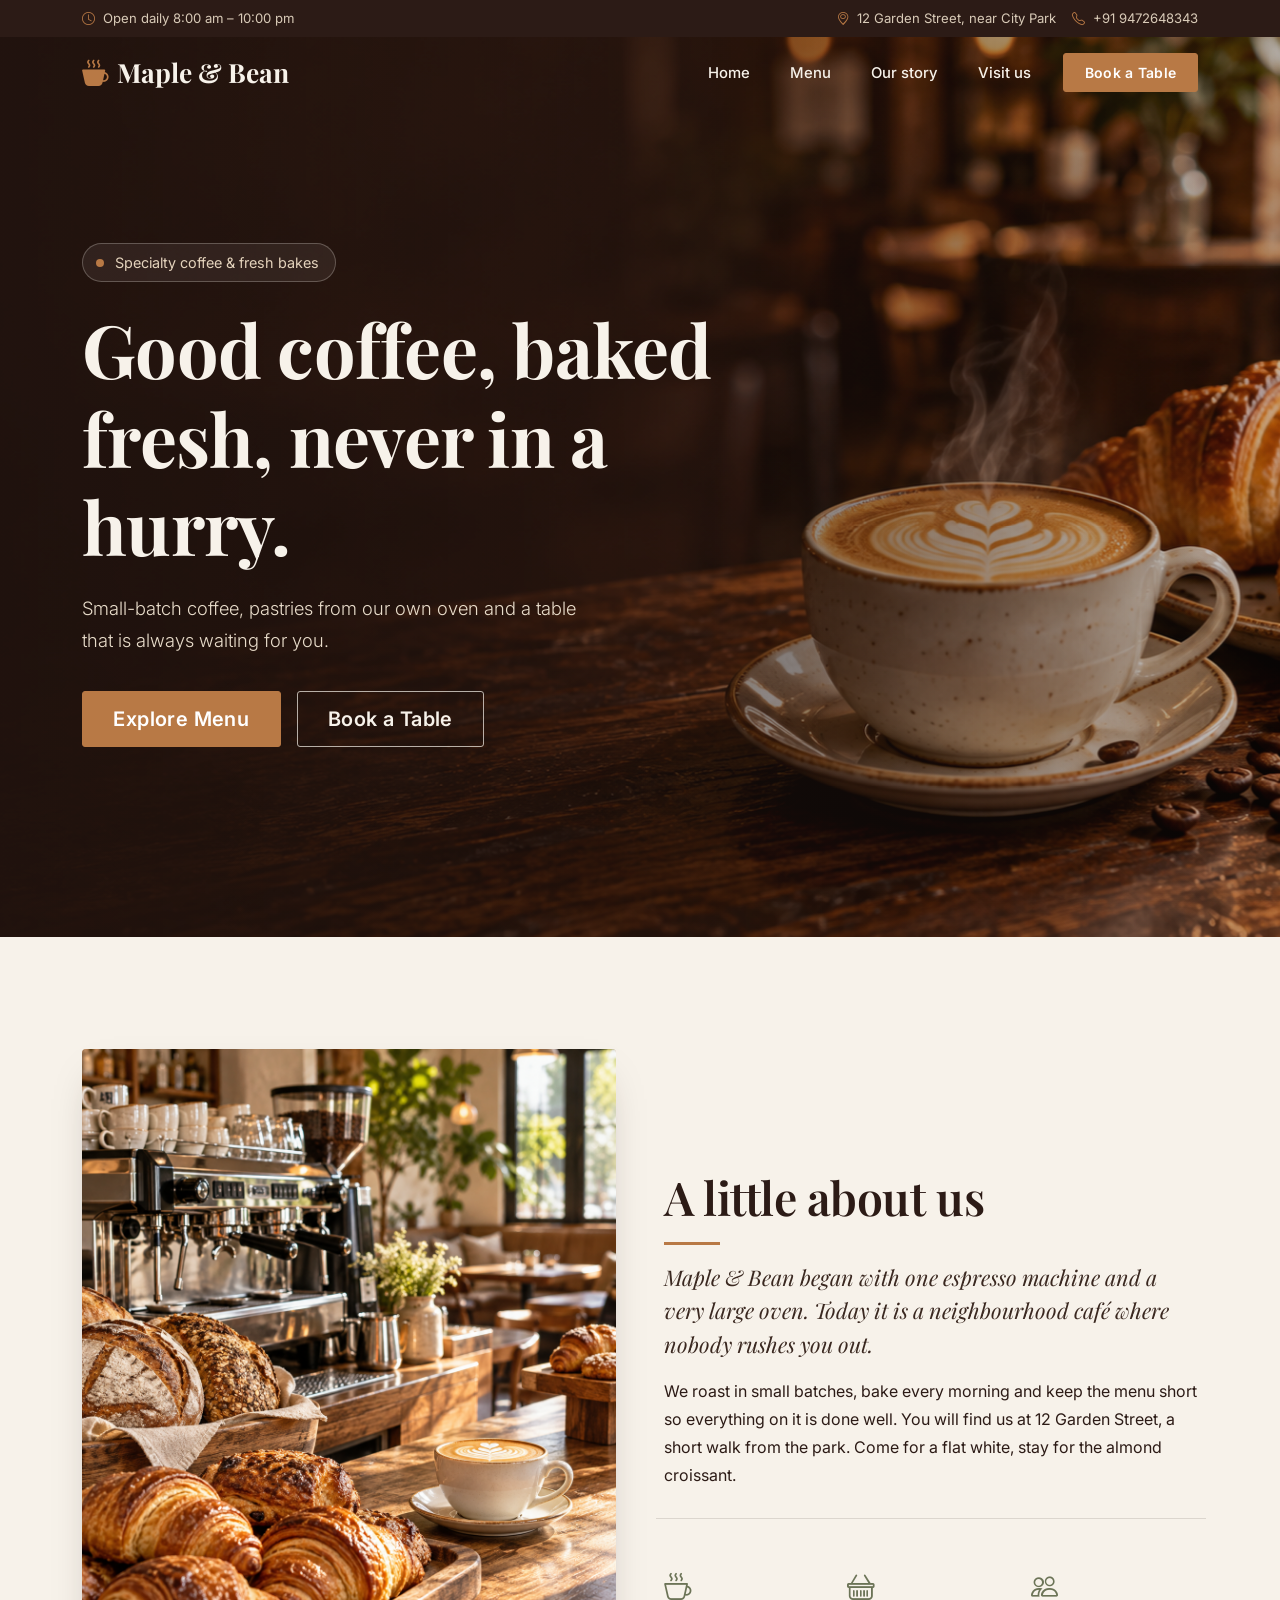
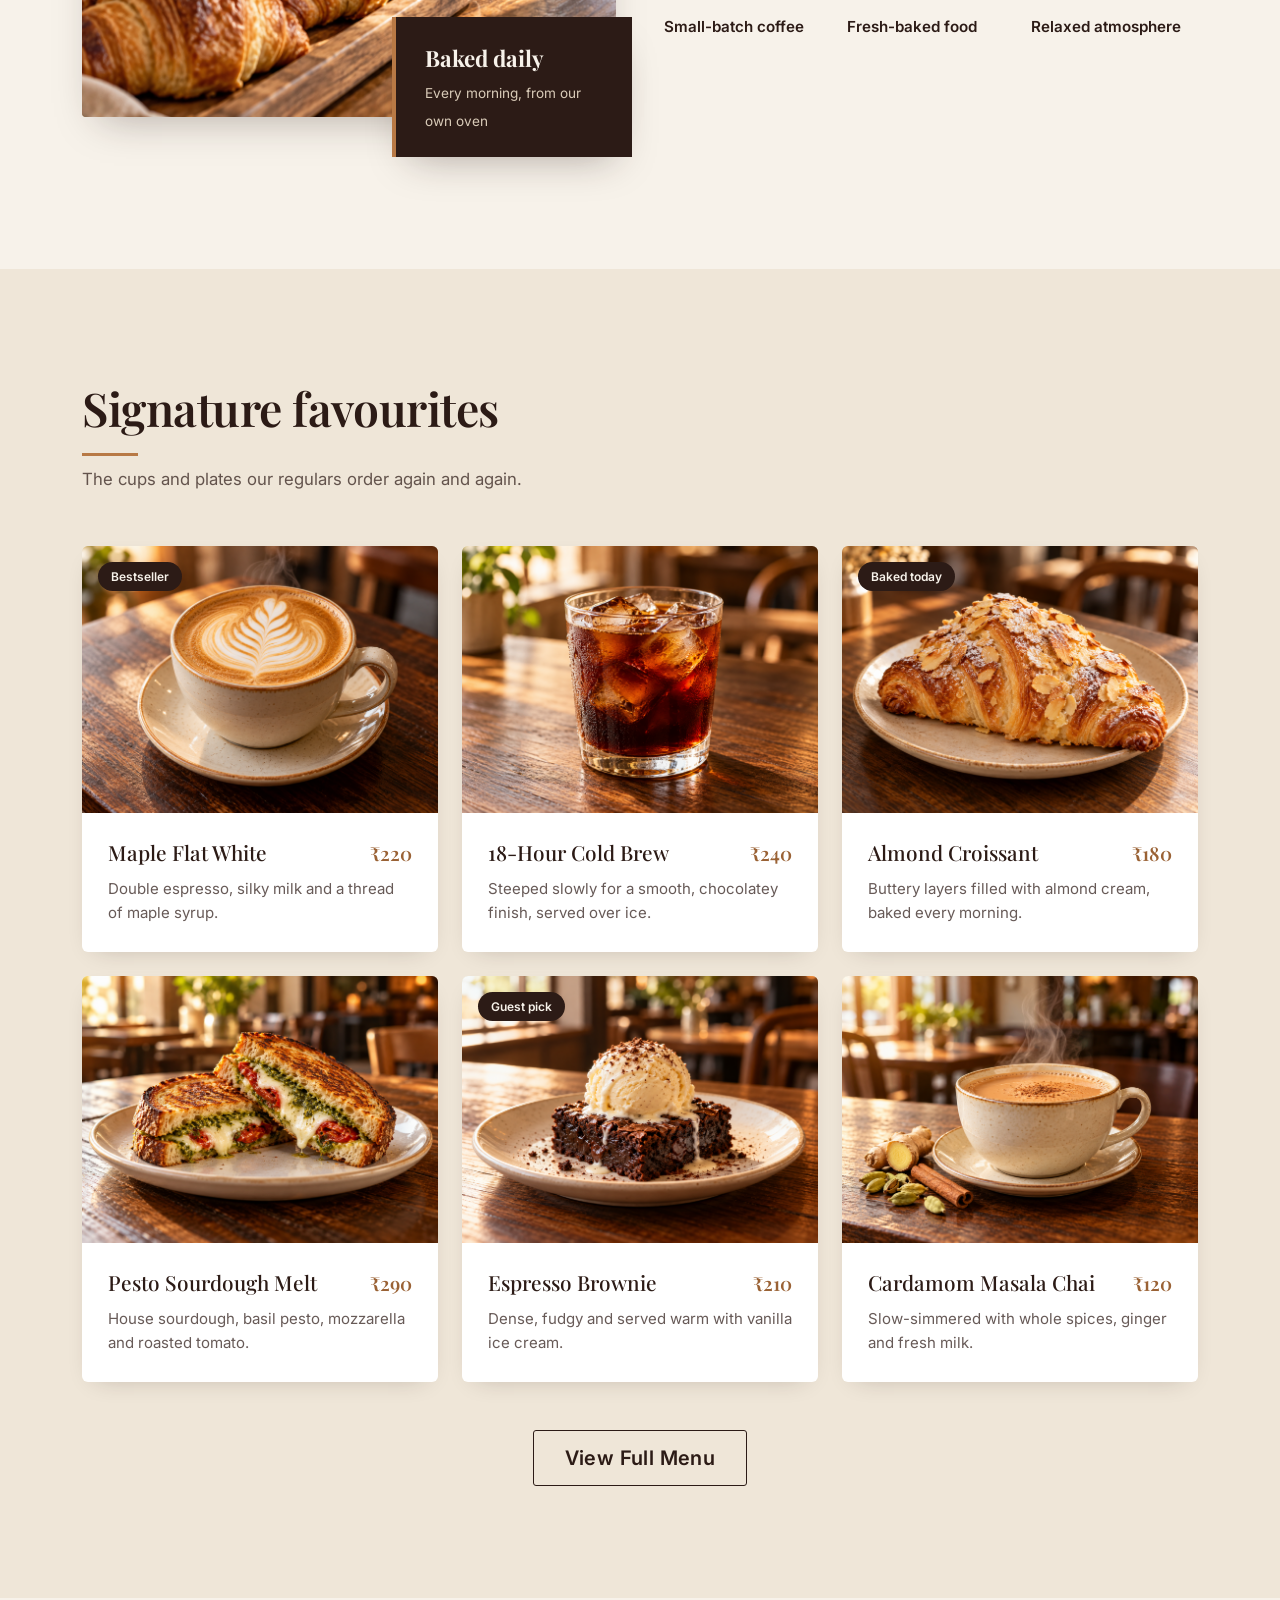
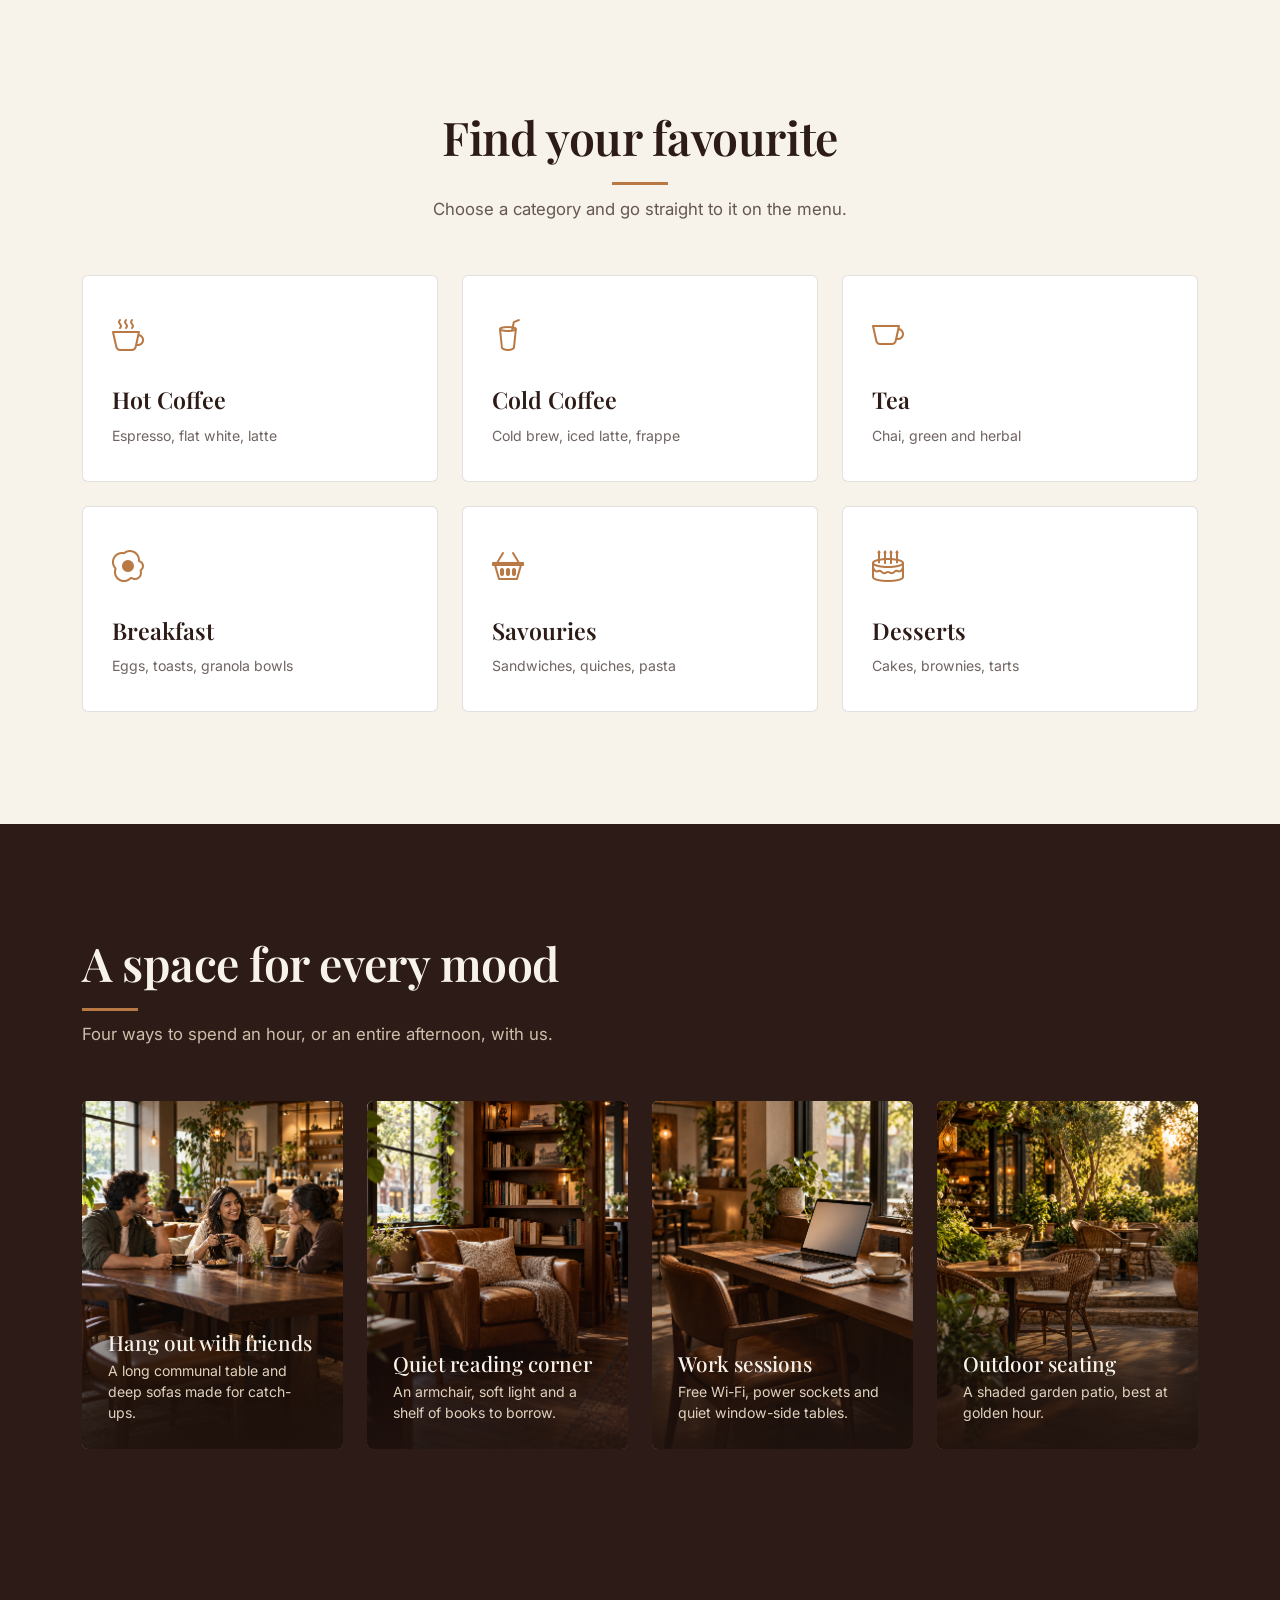
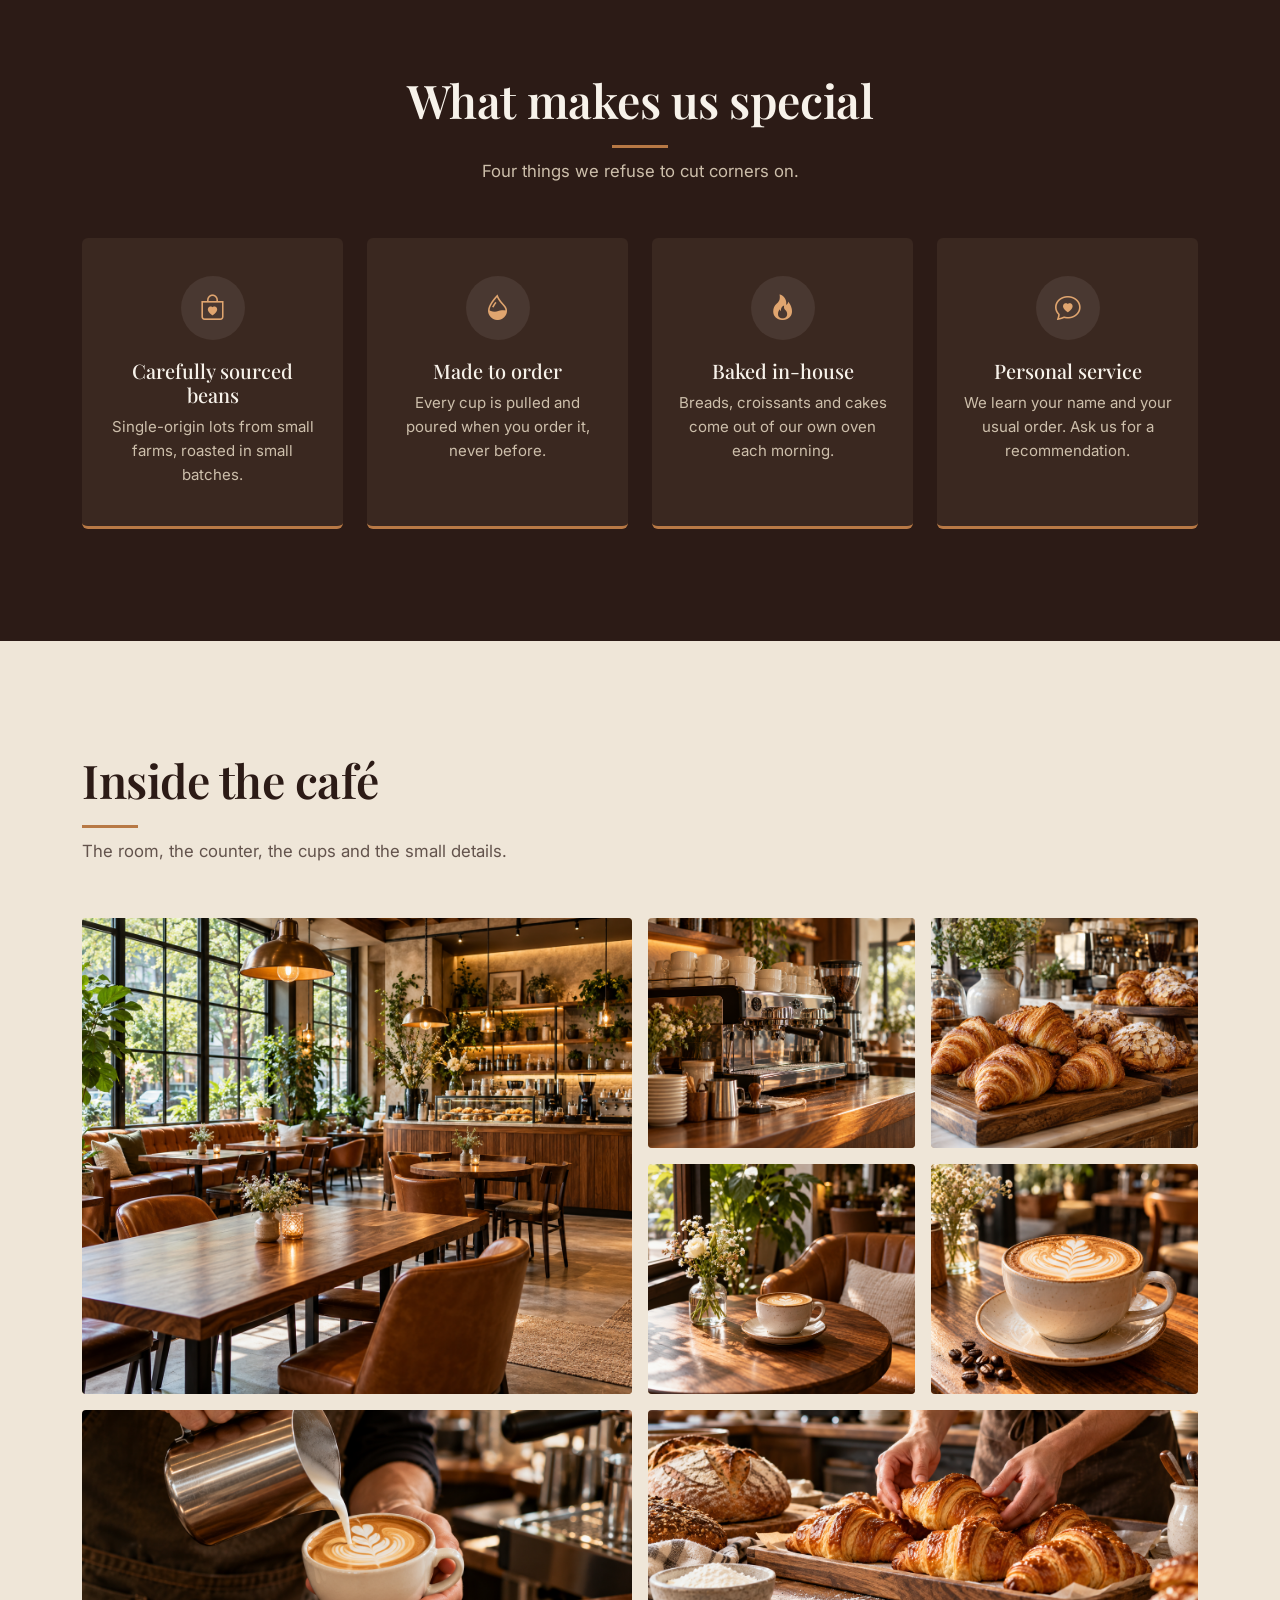
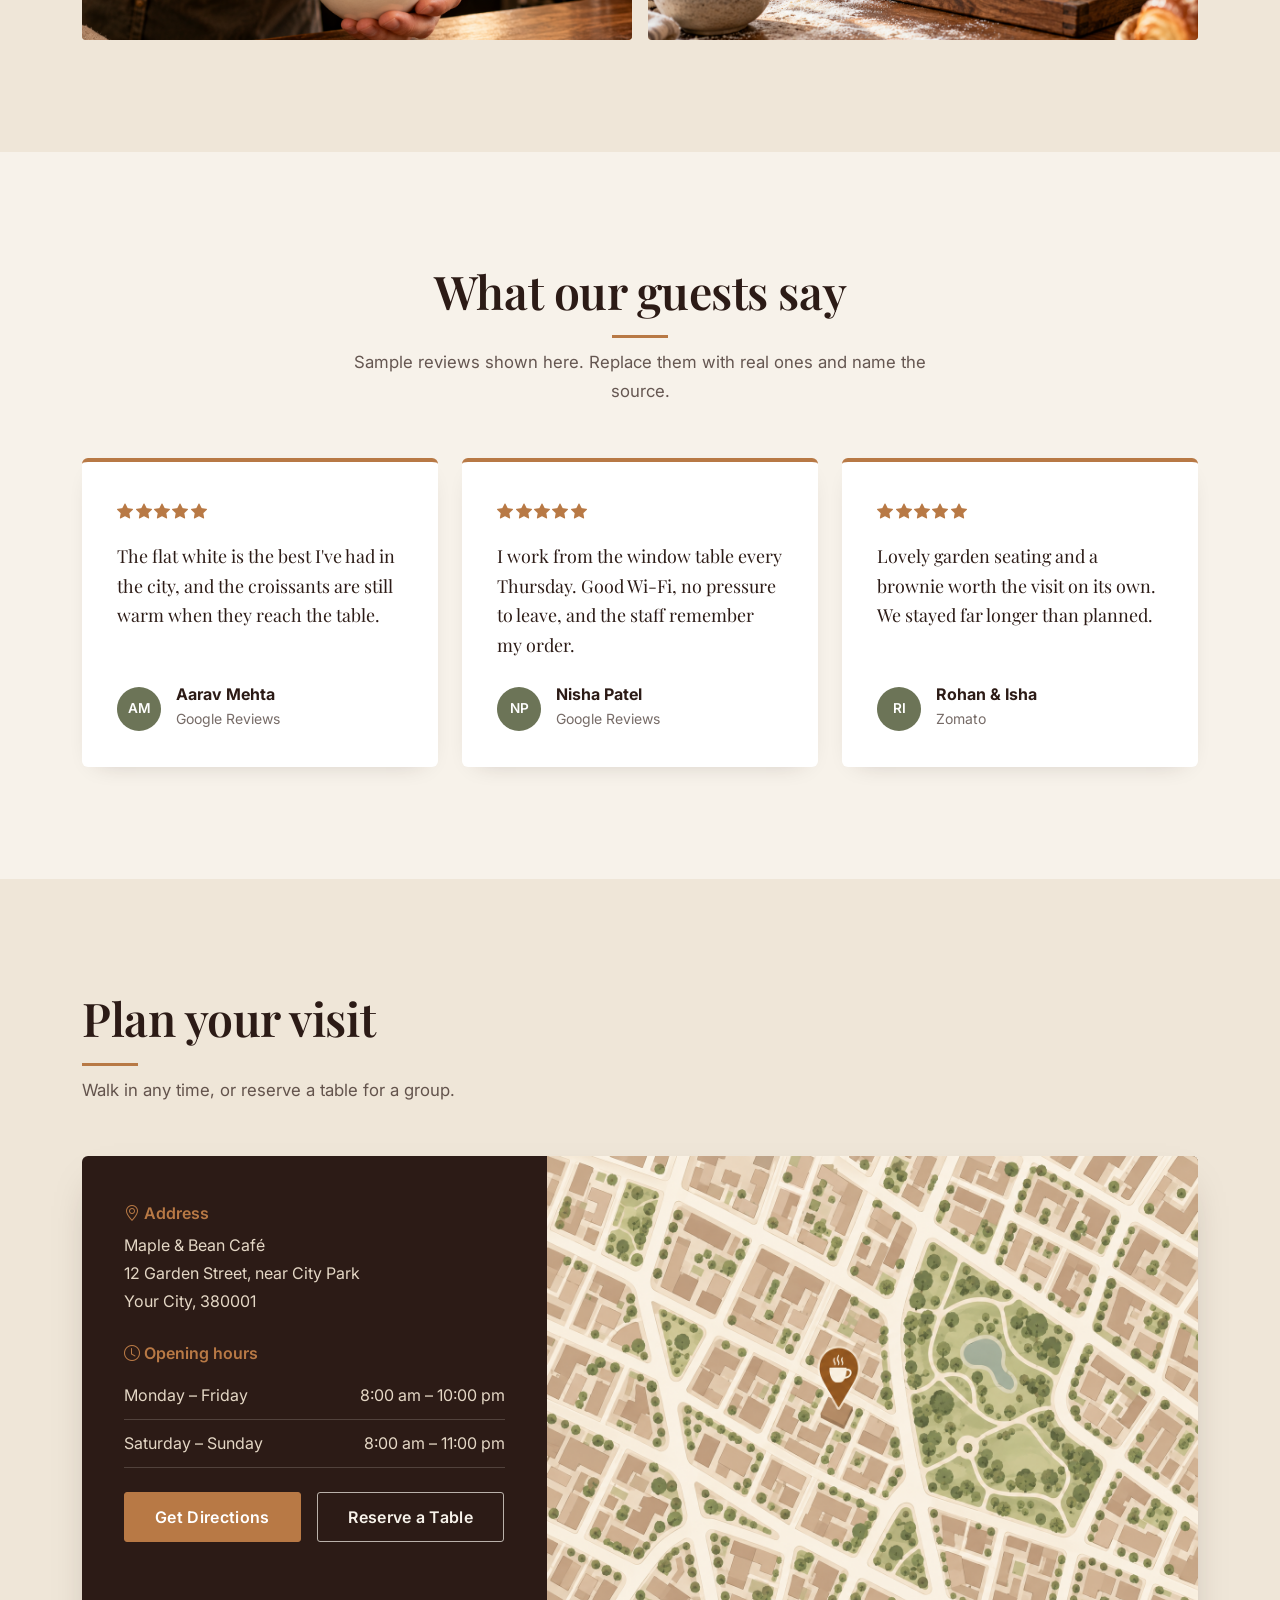
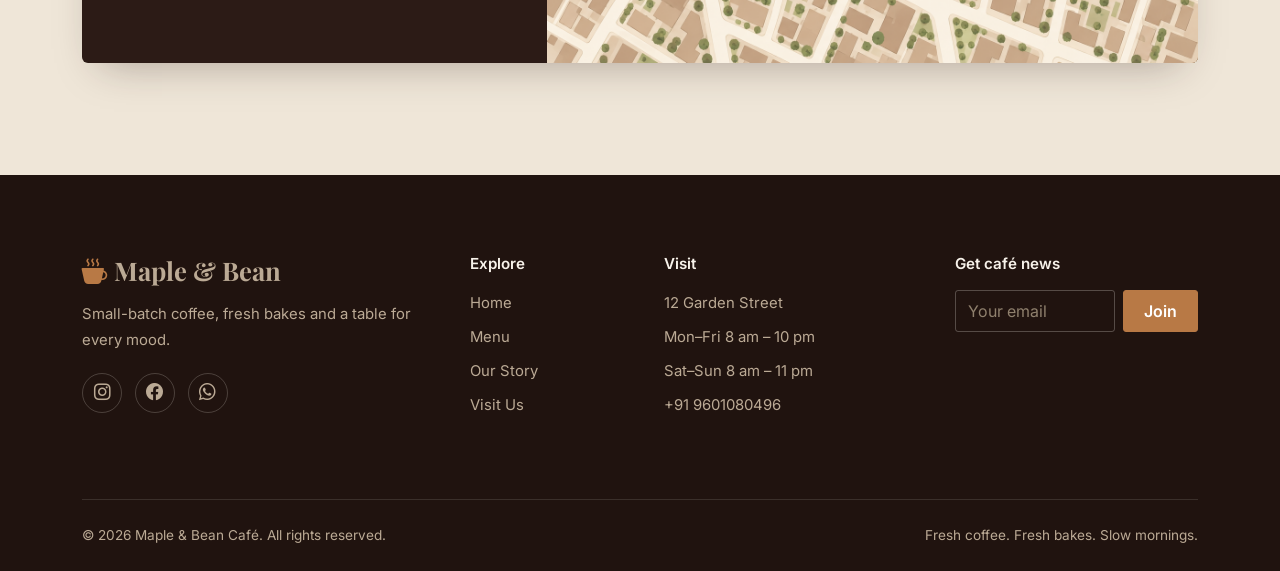
<file: index.html>
<!DOCTYPE html>
<html lang="en">

<head>
    <meta charset="UTF-8">
    <meta name="viewport" content="width=device-width, initial-scale=1">
    <title>Maple &amp; Bean Café | Specialty Coffee, Fresh Bakes &amp; Slow Mornings</title>
    <meta name="description" content="Small-batch coffee, in-house baking and a relaxed space to meet, read or work.">
    <link rel="preconnect" href="https://fonts.googleapis.com">
    <link rel="preconnect" href="https://fonts.gstatic.com" crossorigin>
    <link
        href="https://fonts.googleapis.com/css2?family=Inter:wght@400;500;600&family=Playfair+Display:ital,wght@0,500;0,600;0,700;1,500&display=swap"
        rel="stylesheet">
    <link href="https://cdn.jsdelivr.net/npm/bootstrap@5.3.3/dist/css/bootstrap.min.css" rel="stylesheet">
    <link href="https://cdn.jsdelivr.net/npm/bootstrap-icons@1.11.3/font/bootstrap-icons.min.css" rel="stylesheet">
    <link href="css/style.css" rel="stylesheet">
    <link rel="shortcut icon" href="images/image copy 45.png" type="icon">
</head>

<body>

    <!-- Top bar -->
    <div class="topbar d-none d-md-block">
        <div class="container d-flex justify-content-between">
            <span><i class="bi bi-clock"></i> Open daily 8:00 am – 10:00 pm</span>
            <span><i class="bi bi-geo-alt"></i> 12 Garden Street, near City Park &nbsp;&nbsp; <i
                    class="bi bi-telephone"></i> +91 9472648343</span>
        </div>
    </div>

    <!-- Navbar -->
    <nav class="navbar navbar-expand-lg fixed-top site-nav" id="siteNav">
        <div class="container">
            <a class="navbar-brand" href="#top"><i class="bi bi-cup-hot-fill"></i> Maple &amp; Bean</a>
            <button class="navbar-toggler" type="button" data-bs-toggle="collapse" data-bs-target="#nav"
                aria-controls="nav" aria-expanded="false" aria-label="Toggle navigation"><i
                    class="bi bi-list"></i></button>
            <div class="collapse navbar-collapse" id="nav">
                <ul class="navbar-nav ms-auto align-items-lg-center gap-lg-4">
                    <li class="nav-item"><a class="nav-link" href="index.html">Home</a></li>
                    <!-- <li class="nav-item"><a class="nav-link" href="#favourites">Favourites</a></li> -->
                    <li class="nav-item"><a class="nav-link" href="menu.html">Menu</a></li>
                    <li class="nav-item"><a class="nav-link" href="story.html">Our story</a></li>
                    <li class="nav-item"><a class="nav-link" href="visit.html">Visit us</a></li>
                    <!-- <li class="nav-item"><a class="nav-link" href="#reviews">Reviews</a></li> -->
                    <li class="nav-item mt-3 mt-lg-0"><a class="btn btn-cafe btn-sm" href="#visit">Book a Table</a></li>
                </ul>
            </div>
        </div>
    </nav>

    <main id="top">

        <!-- 1. HERO -->
        <section class="hero">
            <img src="images/image.png" alt="Barista pouring latte art at the café counter in warm morning light"
                width="1920" height="1080" class="hero-img" onerror="this.remove()">
            <div class="hero-overlay"></div>
            <div class="container position-relative hero-content">
                <div class="row">
                    <div class="col-lg-8 col-xl-7">
                        <p class="hero-tag"><span></span> Specialty coffee &amp; fresh bakes</p>
                        <h1>Good coffee, baked fresh, never in a hurry.</h1>
                        <p class="lead">Small-batch coffee, pastries from our own oven and a table that is always
                            waiting for you.</p>
                        <div class="d-flex flex-wrap gap-3">
                            <a href="menu.html" class="btn btn-gold btn-lg">Explore Menu</a>
                            <a href="#visit" class="btn btn-outline-light btn-lg">Book a Table</a>
                        </div>
                    </div>
                </div>
            </div>
            <!-- <div class="container hero-strip-wrap border">
                <div class="hero-strip">
                    <div><i class="bi bi-clock"></i>
                        <div><strong>Open today</strong><span>8:00 am – 10:00 pm</span></div>
                    </div>
                    <div><i class="bi bi-geo-alt"></i>
                        <div><strong>Find us</strong><span>12 Garden Street</span></div>
                    </div>
                    <div><i class="bi bi-wifi"></i>
                        <div><strong>Free Wi-Fi</strong><span>Power at most tables</span></div>
                    </div>
                    <div><i class="bi bi-flower1"></i>
                        <div><strong>Garden patio</strong><span>Open till sunset</span></div>
                    </div>
                </div>
            </div> -->
        </section>

        <!-- 2. ABOUT -->
        <section class="section" id="about">
            <div class="container">
                <div class="row align-items-center g-5">
                    <div class="col-lg-6">
                        <div class="about-media">
                            <div class="img-zoom ratio-portrait" data-label="about.jpg · 800×1000"><img
                                    src="images/image copy.png"
                                    alt="Hands holding a warm cup of coffee beside a freshly baked croissant"
                                    width="800" height="1000" loading="lazy" onerror="this.remove()"></div>
                            <div class="about-badge"><strong>Baked daily</strong><span>Every morning, from our own
                                    oven</span></div>
                        </div>
                    </div>
                    <div class="col-lg-6">
                        <h2 class="section-title">A little about us</h2>
                        <p class="lead-text">Maple &amp; Bean began with one espresso machine and a very large oven.
                            Today it is a neighbourhood café where nobody rushes you out.</p>
                        <p>We roast in small batches, bake every morning and keep the menu short so everything on it is
                            done well. You will find us at 12 Garden Street, a short walk from the park. Come for a flat
                            white, stay for the almond croissant.</p>
                        <div class="row g-3 about-feats">
                            <div class="col-sm-4"><i class="bi bi-cup-hot"></i>
                                <h3>Small-batch coffee</h3>
                            </div>
                            <div class="col-sm-4"><i class="bi bi-basket"></i>
                                <h3>Fresh-baked food</h3>
                            </div>
                            <div class="col-sm-4"><i class="bi bi-people"></i>
                                <h3>Relaxed atmosphere</h3>
                            </div>
                        </div>
                    </div>
                </div>
            </div>
        </section>

        <!-- 3. SIGNATURE FAVOURITES -->
        <section class="section section-alt" id="favourites">
            <div class="container">
                <div class="section-head">
                    <h2 class="section-title">Signature favourites</h2>
                    <p>The cups and plates our regulars order again and again.</p>
                </div>
                <div class="row g-4">
                    <div class="col-md-6 col-lg-4">
                        <article class="dish-card">
                            <div class="img-zoom ratio-card" data-label="flat-white.jpg · 600×450"><span
                                    class="dish-badge">Bestseller</span><img src="images/image copy 2.png"
                                    alt="Flat white with latte art in a ceramic cup" width="600" height="450"
                                    loading="lazy" onerror="this.remove()"></div>
                            <div class="dish-body">
                                <div class="dish-top">
                                    <h3>Maple Flat White</h3><span class="price">₹220</span>
                                </div>
                                <p>Double espresso, silky milk and a thread of maple syrup.</p>
                            </div>
                        </article>
                    </div>
                    <div class="col-md-6 col-lg-4">
                        <article class="dish-card">
                            <div class="img-zoom ratio-card" data-label="cold-brew.jpg · 600×450"><img
                                    src="images/image copy 3.png"
                                    alt="Glass of cold brew coffee over ice with an orange peel" width="600"
                                    height="450" loading="lazy" onerror="this.remove()"></div>
                            <div class="dish-body">
                                <div class="dish-top">
                                    <h3>18-Hour Cold Brew</h3><span class="price">₹240</span>
                                </div>
                                <p>Steeped slowly for a smooth, chocolatey finish, served over ice.</p>
                            </div>
                        </article>
                    </div>
                    <div class="col-md-6 col-lg-4">
                        <article class="dish-card">
                            <div class="img-zoom ratio-card" data-label="croissant.jpg · 600×450"><span
                                    class="dish-badge">Baked today</span><img src="images/image copy 5.png"
                                    alt="Golden almond croissant on a plate" width="600" height="450" loading="lazy"
                                    onerror="this.remove()"></div>
                            <div class="dish-body">
                                <div class="dish-top">
                                    <h3>Almond Croissant</h3><span class="price">₹180</span>
                                </div>
                                <p>Buttery layers filled with almond cream, baked every morning.</p>
                            </div>
                        </article>
                    </div>
                    <div class="col-md-6 col-lg-4">
                        <article class="dish-card">
                            <div class="img-zoom ratio-card" data-label="sandwich.jpg · 600×450"><img
                                    src="images/image copy 6.png"
                                    alt="Grilled sandwich with pesto and mozzarella on sourdough" width="600"
                                    height="450" loading="lazy" onerror="this.remove()"></div>
                            <div class="dish-body">
                                <div class="dish-top">
                                    <h3>Pesto Sourdough Melt</h3><span class="price">₹290</span>
                                </div>
                                <p>House sourdough, basil pesto, mozzarella and roasted tomato.</p>
                            </div>
                        </article>
                    </div>
                    <div class="col-md-6 col-lg-4">
                        <article class="dish-card">
                            <div class="img-zoom ratio-card" data-label="brownie.jpg · 600×450"><span
                                    class="dish-badge">Guest pick</span><img src="images/image copy 7.png"
                                    alt="Warm chocolate brownie with a scoop of vanilla ice cream" width="600"
                                    height="450" loading="lazy" onerror="this.remove()"></div>
                            <div class="dish-body">
                                <div class="dish-top">
                                    <h3>Espresso Brownie</h3><span class="price">₹210</span>
                                </div>
                                <p>Dense, fudgy and served warm with vanilla ice cream.</p>
                            </div>
                        </article>
                    </div>
                    <div class="col-md-6 col-lg-4">
                        <article class="dish-card">
                            <div class="img-zoom ratio-card" data-label="masala-chai.jpg · 600×450"><img
                                    src="images/image copy 8.png"
                                    alt="Masala chai in a glass cup with whole spices beside it" width="600"
                                    height="450" loading="lazy" onerror="this.remove()"></div>
                            <div class="dish-body">
                                <div class="dish-top">
                                    <h3>Cardamom Masala Chai</h3><span class="price">₹120</span>
                                </div>
                                <p>Slow-simmered with whole spices, ginger and fresh milk.</p>
                            </div>
                        </article>
                    </div>
                </div>
                <div class="text-center mt-5"><a href="menu.html" class="btn btn-outline-cafe btn-lg">View Full Menu</a>
                </div>
            </div>
        </section>

        <!-- 4. FIND YOUR FAVOURITE -->
        <section class="section" id="categories">
            <div class="container">
                <div class="section-head text-center mx-auto">
                    <h2 class="section-title">Find your favourite</h2>
                    <p>Choose a category and go straight to it on the menu.</p>
                </div>
                <div class="row g-4">
                    <div class="col-6 col-lg-4"><a class="cat-tile" href="menu.html#hot-coffee"><i
                                class="bi bi-cup-hot"></i><span>Hot Coffee</span><small>Espresso, flat white,
                                latte</small></a></div>
                    <div class="col-6 col-lg-4"><a class="cat-tile" href="menu.html#cold-coffee"><i
                                class="bi bi-cup-straw"></i><span>Cold Coffee</span><small>Cold brew, iced latte,
                                frappe</small></a></div>
                    <div class="col-6 col-lg-4"><a class="cat-tile" href="menu.html#tea"><i
                                class="bi bi-cup"></i><span>Tea</span><small>Chai, green and herbal</small></a></div>
                    <div class="col-6 col-lg-4"><a class="cat-tile" href="menu.html#breakfast"><i
                                class="bi bi-egg-fried"></i><span>Breakfast</span><small>Eggs, toasts, granola
                                bowls</small></a></div>
                    <div class="col-6 col-lg-4"><a class="cat-tile" href="menu.html#savouries"><i
                                class="bi bi-basket2"></i><span>Savouries</span><small>Sandwiches, quiches,
                                pasta</small></a></div>
                    <div class="col-6 col-lg-4"><a class="cat-tile" href="menu.html#desserts"><i
                                class="bi bi-cake2"></i><span>Desserts</span><small>Cakes, brownies, tarts</small></a>
                    </div>
                </div>
            </div>
        </section>

        <!-- 5. A SPACE FOR EVERY MOOD -->
        <section class="section section-dark" id="space">
            <div class="container">
                <div class="section-head">
                    <h2 class="section-title">A space for every mood</h2>
                    <p>Four ways to spend an hour, or an entire afternoon, with us.</p>
                </div>
                <div class="row g-4">
                    <div class="col-md-6 col-lg-3">
                        <div class="mood-card img-zoom" data-label="mood-friends.jpg · 600×750"><img
                                src="images/image copy 9.png" alt="Friends laughing around a large communal table"
                                width="600" height="750" loading="lazy" onerror="this.remove()">
                            <div class="mood-text">
                                <h3>Hang out with friends</h3>
                                <p>A long communal table and deep sofas made for catch-ups.</p>
                            </div>
                        </div>
                    </div>
                    <div class="col-md-6 col-lg-3">
                        <div class="mood-card img-zoom" data-label="mood-reading.jpg · 600×750"><img
                                src="images/image copy 10.png" alt="Quiet reading corner with an armchair and bookshelf"
                                width="600" height="750" loading="lazy" onerror="this.remove()">
                            <div class="mood-text">
                                <h3>Quiet reading corner</h3>
                                <p>An armchair, soft light and a shelf of books to borrow.</p>
                            </div>
                        </div>
                    </div>
                    <div class="col-md-6 col-lg-3">
                        <div class="mood-card img-zoom" data-label="mood-work.jpg · 600×750"><img
                                src="images/image copy 11.png"
                                alt="Laptop on a wooden table near a window with a coffee cup" width="600" height="750"
                                loading="lazy" onerror="this.remove()">
                            <div class="mood-text">
                                <h3>Work sessions</h3>
                                <p>Free Wi-Fi, power sockets and quiet window-side tables.</p>
                            </div>
                        </div>
                    </div>
                    <div class="col-md-6 col-lg-3">
                        <div class="mood-card img-zoom" data-label="mood-outdoor.jpg · 600×750"><img
                                src="images/image copy 12.png" alt="Outdoor seating with plants and string lights"
                                width="600" height="750" loading="lazy" onerror="this.remove()">
                            <div class="mood-text">
                                <h3>Outdoor seating</h3>
                                <p>A shaded garden patio, best at golden hour.</p>
                            </div>
                        </div>
                    </div>
                </div>
            </div>
        </section>

        <!-- 6. WHAT MAKES US SPECIAL -->
        <section class="section section-dark" id="special">
            <div class="container">
                <div class="section-head text-center mx-auto">
                    <h2 class="section-title">What makes us special</h2>
                    <p>Four things we refuse to cut corners on.</p>
                </div>
                <div class="row g-4">
                    <div class="col-md-6 col-lg-3">
                        <div class="highlight"><span class="icon-circle"><i class="bi bi-bag-heart"></i></span>
                            <h3>Carefully sourced beans</h3>
                            <p>Single-origin lots from small farms, roasted in small batches.</p>
                        </div>
                    </div>
                    <div class="col-md-6 col-lg-3">
                        <div class="highlight"><span class="icon-circle"><i class="bi bi-droplet-half"></i></span>
                            <h3>Made to order</h3>
                            <p>Every cup is pulled and poured when you order it, never before.</p>
                        </div>
                    </div>
                    <div class="col-md-6 col-lg-3">
                        <div class="highlight"><span class="icon-circle"><i class="bi bi-fire"></i></span>
                            <h3>Baked in-house</h3>
                            <p>Breads, croissants and cakes come out of our own oven each morning.</p>
                        </div>
                    </div>
                    <div class="col-md-6 col-lg-3">
                        <div class="highlight"><span class="icon-circle"><i class="bi bi-chat-heart"></i></span>
                            <h3>Personal service</h3>
                            <p>We learn your name and your usual order. Ask us for a recommendation.</p>
                        </div>
                    </div>
                </div>
            </div>
        </section>

        <!-- 7. GALLERY -->
        <section class="section section-alt" id="gallery">
            <div class="container">
                <div class="section-head">
                    <h2 class="section-title">Inside the café</h2>
                    <p>The room, the counter, the cups and the small details.</p>
                </div>
                <div class="gallery-grid">
                    <div class="img-zoom g1" data-label="gallery-1.jpg · 1000×800"><img src="images/image copy 13.png"
                            alt="Café interior with wooden tables and hanging lamps" width="1000" height="800"
                            loading="lazy" onerror="this.remove()"></div>
                    <div class="img-zoom g2" data-label="gallery-2.jpg · 600×600"><img src="images/image copy 14.png"
                            alt="Espresso machine on the coffee counter" width="600" height="600" loading="lazy"
                            onerror="this.remove()"></div>
                    <div class="img-zoom g3" data-label="gallery-3.jpg · 600×600"><img src="images/image copy 16.png"
                            alt="Display case with fresh pastries" width="600" height="600" loading="lazy"
                            onerror="this.remove()"></div>
                    <div class="img-zoom g4" data-label="gallery-4.jpg · 600×600"><img src="images/image copy 17.png"
                            alt="Window seating filled with natural light" width="600" height="600" loading="lazy"
                            onerror="this.remove()"></div>
                    <div class="img-zoom g5" data-label="gallery-5.jpg · 600×600"><img src="images/image copy 15.png"
                            alt="Close-up of coffee beans being ground" width="600" height="600" loading="lazy"
                            onerror="this.remove()"></div>
                    <div class="img-zoom g6" data-label="gallery-6.jpg · 1000×800"><img src="images/image copy 18.png"
                            alt="Ceramic cups and plants on a wooden shelf" width="1000" height="800" loading="lazy"
                            onerror="this.remove()"></div>
                            <div class="img-zoom g6" data-label="gallery-6.jpg · 1000×800"><img src="images/image copy 19.png"
                            alt="Ceramic cups and plants on a wooden shelf" width="1000" height="800" loading="lazy"
                            onerror="this.remove()"></div>
                </div>
            </div>
        </section>

        <!-- 8. REVIEWS -->
        <section class="section" id="reviews">
            <div class="container">
                <div class="section-head text-center mx-auto">
                    <h2 class="section-title">What our guests say</h2>
                    <p>Sample reviews shown here. Replace them with real ones and name the source.</p>
                </div>
                <div class="row g-4">
                    <div class="col-md-4">
                        <figure class="review">
                            <div class="stars" aria-label="5 out of 5 stars"><i class="bi bi-star-fill"></i><i
                                    class="bi bi-star-fill"></i><i class="bi bi-star-fill"></i><i
                                    class="bi bi-star-fill"></i><i class="bi bi-star-fill"></i></div>
                            <blockquote>The flat white is the best I've had in the city, and the croissants are still
                                warm when they reach the table.</blockquote>
                            <figcaption><span class="avatar">AM</span>
                                <div><strong>Aarav Mehta</strong><small>Google Reviews</small></div>
                            </figcaption>
                        </figure>
                    </div>
                    <div class="col-md-4">
                        <figure class="review">
                            <div class="stars" aria-label="5 out of 5 stars"><i class="bi bi-star-fill"></i><i
                                    class="bi bi-star-fill"></i><i class="bi bi-star-fill"></i><i
                                    class="bi bi-star-fill"></i><i class="bi bi-star-fill"></i></div>
                            <blockquote>I work from the window table every Thursday. Good Wi-Fi, no pressure to leave,
                                and the staff remember my order.</blockquote>
                            <figcaption><span class="avatar">NP</span>
                                <div><strong>Nisha Patel</strong><small>Google Reviews</small></div>
                            </figcaption>
                        </figure>
                    </div>
                    <div class="col-md-4">
                        <figure class="review">
                            <div class="stars" aria-label="5 out of 5 stars"><i class="bi bi-star-fill"></i><i
                                    class="bi bi-star-fill"></i><i class="bi bi-star-fill"></i><i
                                    class="bi bi-star-fill"></i><i class="bi bi-star-fill"></i></div>
                            <blockquote>Lovely garden seating and a brownie worth the visit on its own. We stayed far
                                longer than planned.</blockquote>
                            <figcaption><span class="avatar">RI</span>
                                <div><strong>Rohan &amp; Isha</strong><small>Zomato</small></div>
                            </figcaption>
                        </figure>
                    </div>
                </div>
            </div>
        </section>

        <!-- 9. PLAN YOUR VISIT -->
        <section class="section section-alt" id="visit">
            <div class="container">
                <div class="section-head">
                    <h2 class="section-title">Plan your visit</h2>
                    <p>Walk in any time, or reserve a table for a group.</p>
                </div>
                <div class="visit-card">
                    <div class="row g-0">
                        <div class="col-lg-5">
                            <div class="visit-info">
                                <h3><i class="bi bi-geo-alt"></i> Address</h3>
                                <p>Maple &amp; Bean Café<br>12 Garden Street, near City Park<br>Your City, 380001</p>
                                <h3><i class="bi bi-clock"></i> Opening hours</h3>
                                <table class="table hours">
                                    <tbody>
                                        <tr>
                                            <td>Monday – Friday</td>
                                            <td>8:00 am – 10:00 pm</td>
                                        </tr>
                                        <tr>
                                            <td>Saturday – Sunday</td>
                                            <td>8:00 am – 11:00 pm</td>
                                        </tr>
                                    </tbody>
                                </table>
                                <div class="d-flex flex-wrap gap-3 mt-4">
                                    <a href="https://maps.app.goo.gl/JmYxHPwfoP5fFDmz6" class="btn btn-gold"
                                        target="_blank" rel="noopener">Get Directions</a>
                                    <a href="tel:+910000000000" class="btn btn-outline-light">Reserve a Table</a>
                                </div>
                            </div>
                        </div>
                        <div class="col-lg-7">
                            <div class="img-zoom visit-map" data-label="map-preview.jpg · 900×700"><img
                                    src="images/image copy 20.png"
                                    alt="Map preview showing the café location on Garden Street" width="900"
                                    height="700" loading="lazy" onerror="this.remove()"></div>
                        </div>
                    </div>
                </div>
            </div>
        </section>

    </main>

    <!-- Footer -->
    <footer class="site-footer">
        <div class="container">
            <div class="row g-5">
                <div class="col-lg-4">
                    <a class="footer-brand" href="#top"><i class="bi bi-cup-hot-fill"></i> Maple &amp; Bean</a>
                    <p>Small-batch coffee, fresh bakes and a table for every mood.</p>
                    <div class="socials"><a href="#" aria-label="Instagram"><i class="bi bi-instagram"></i></a><a
                            href="#" aria-label="Facebook"><i class="bi bi-facebook"></i></a><a href="#"
                            aria-label="WhatsApp"><i class="bi bi-whatsapp"></i></a></div>
                </div>
                <div class="col-6 col-lg-2">
                    <h4>Explore</h4>
                    <ul class="list-unstyled">
                        <li><a href="#about">Home</a></li>
                        <li><a href="#favourites">Menu</a></li>
                        <li><a href="menu.html">Our Story</a></li>
                        <li><a href="#gallery">Visit Us</a></li>
                    </ul>
                </div>
                <div class="col-6 col-lg-3">
                    <h4>Visit</h4>
                    <ul class="list-unstyled">
                        <li>12 Garden Street</li>
                        <li>Mon–Fri 8 am – 10 pm</li>
                        <li>Sat–Sun 8 am – 11 pm</li>
                        <li>+91 9601080496</li>
                    </ul>
                </div>
                <div class="col-lg-3">
                    <h4>Get café news</h4>
                    <form class="news" onsubmit="return false"><label class="visually-hidden" for="email">Email
                            address</label><input id="email" type="email" class="form-control"
                            placeholder="Your email"><button class="btn btn-gold" type="submit">Join</button></form>
                </div>
            </div>
            <div class="footer-bottom"><span>© 2026 Maple &amp; Bean Café. All rights reserved.</span><span>Fresh
                    coffee. Fresh bakes. Slow mornings.</span></div>
        </div>
    </footer>

    <a href="#top" class="to-top" id="toTop" aria-label="Back to top"><i class="bi bi-arrow-up"></i></a>

    <script src="https://cdn.jsdelivr.net/npm/bootstrap@5.3.3/dist/js/bootstrap.bundle.min.js"></script>
    <script>
        (function () {
            var nav = document.getElementById('siteNav');
            var backBtn = document.getElementById('toTop');
            var ticking = false;
            function update() {
                var y = window.pageYOffset || document.documentElement.scrollTop;
                nav.classList.toggle('scrolled', y > 10);      // blur starts as soon as scrolling begins
                backBtn.classList.toggle('show', y > 600);
                ticking = false;
            }
            window.addEventListener('scroll', function () {
                if (!ticking) { window.requestAnimationFrame(update); ticking = true; }
            }, { passive: true });
            update();
        })();
    </script>
</body>

</html>
</file>
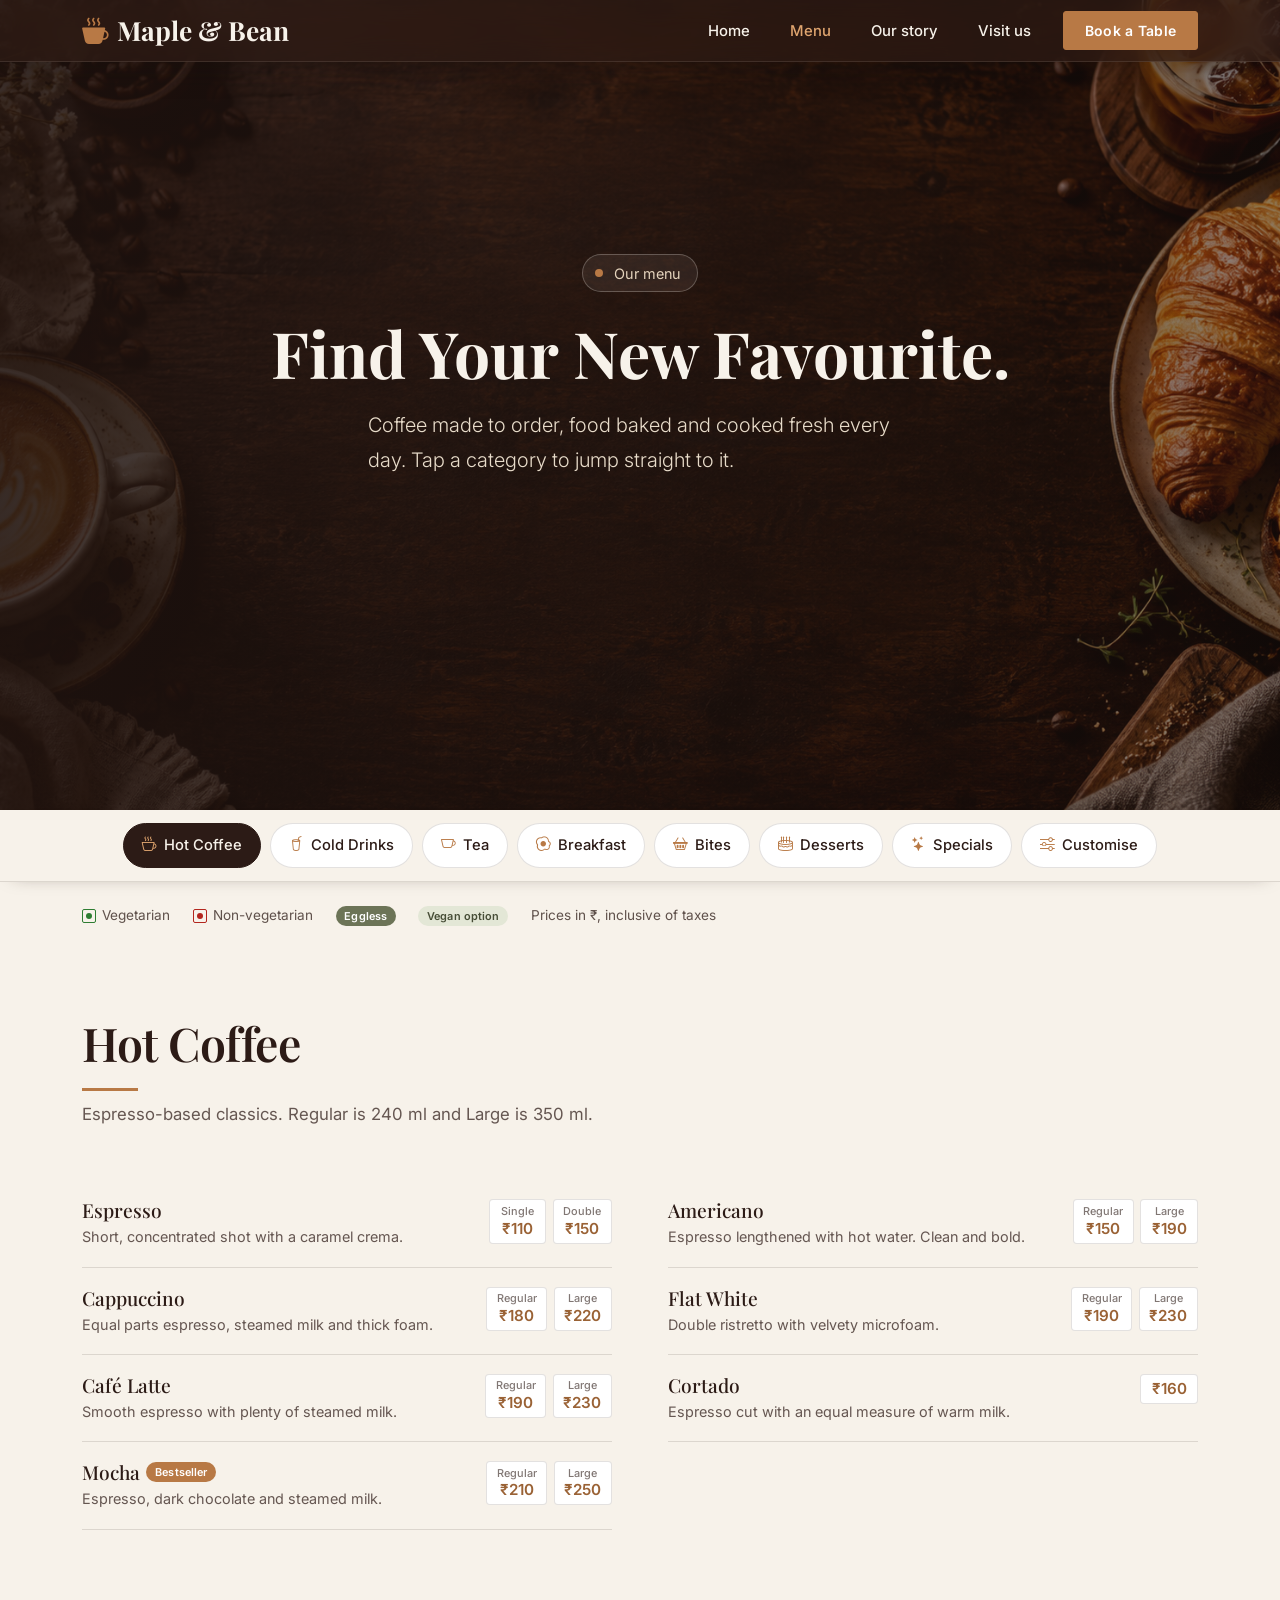
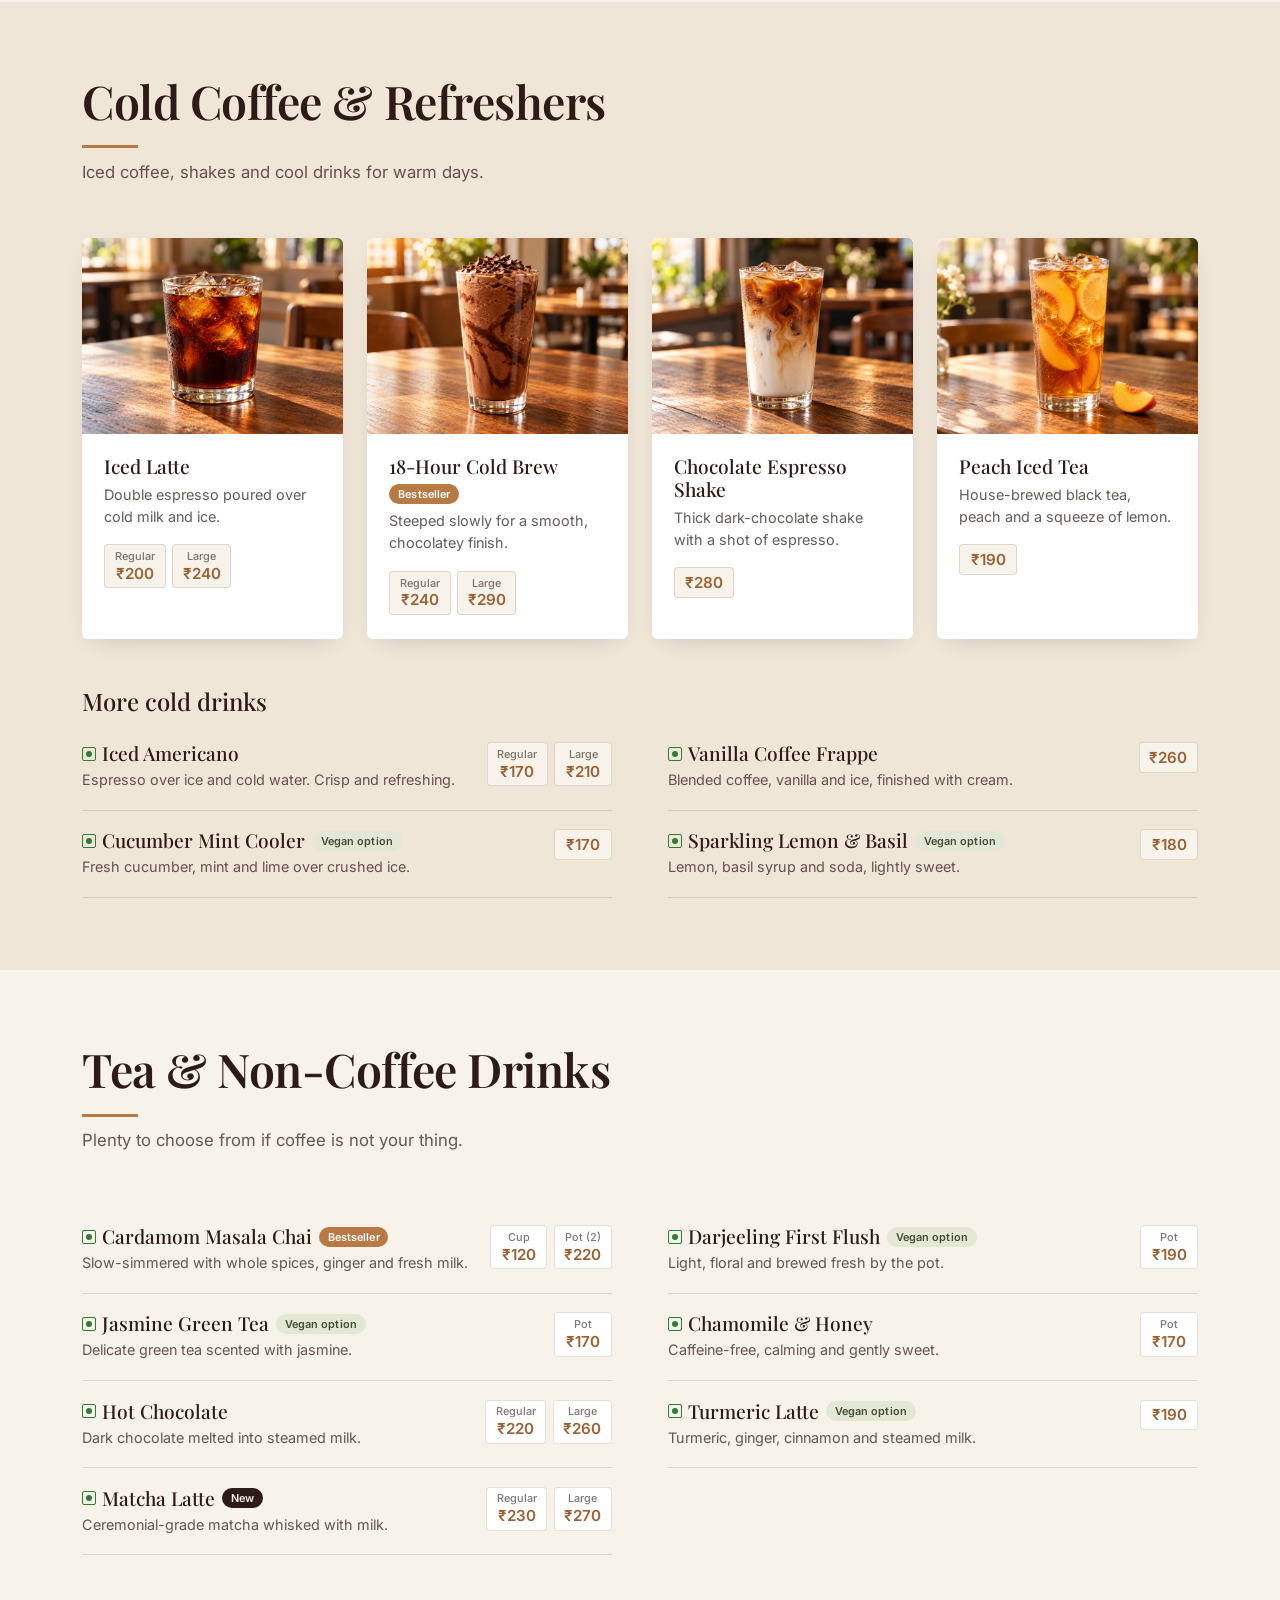
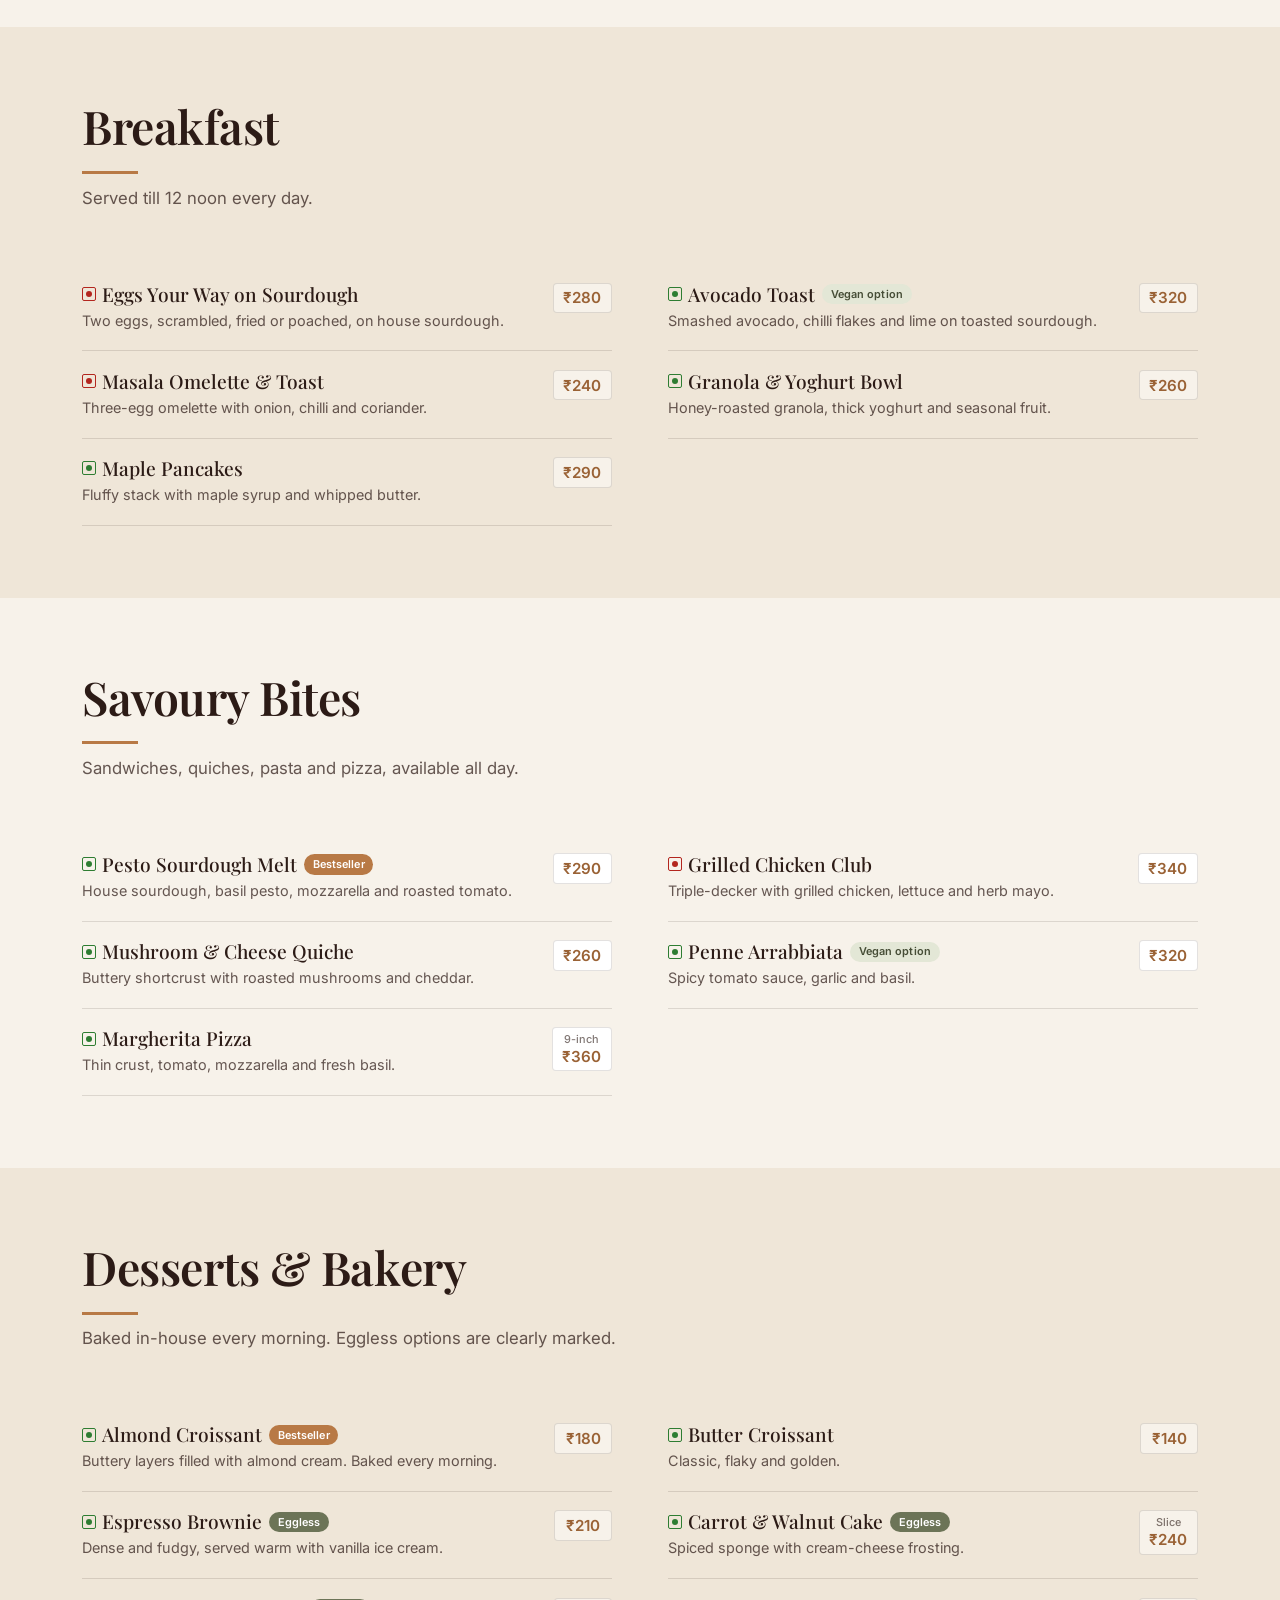
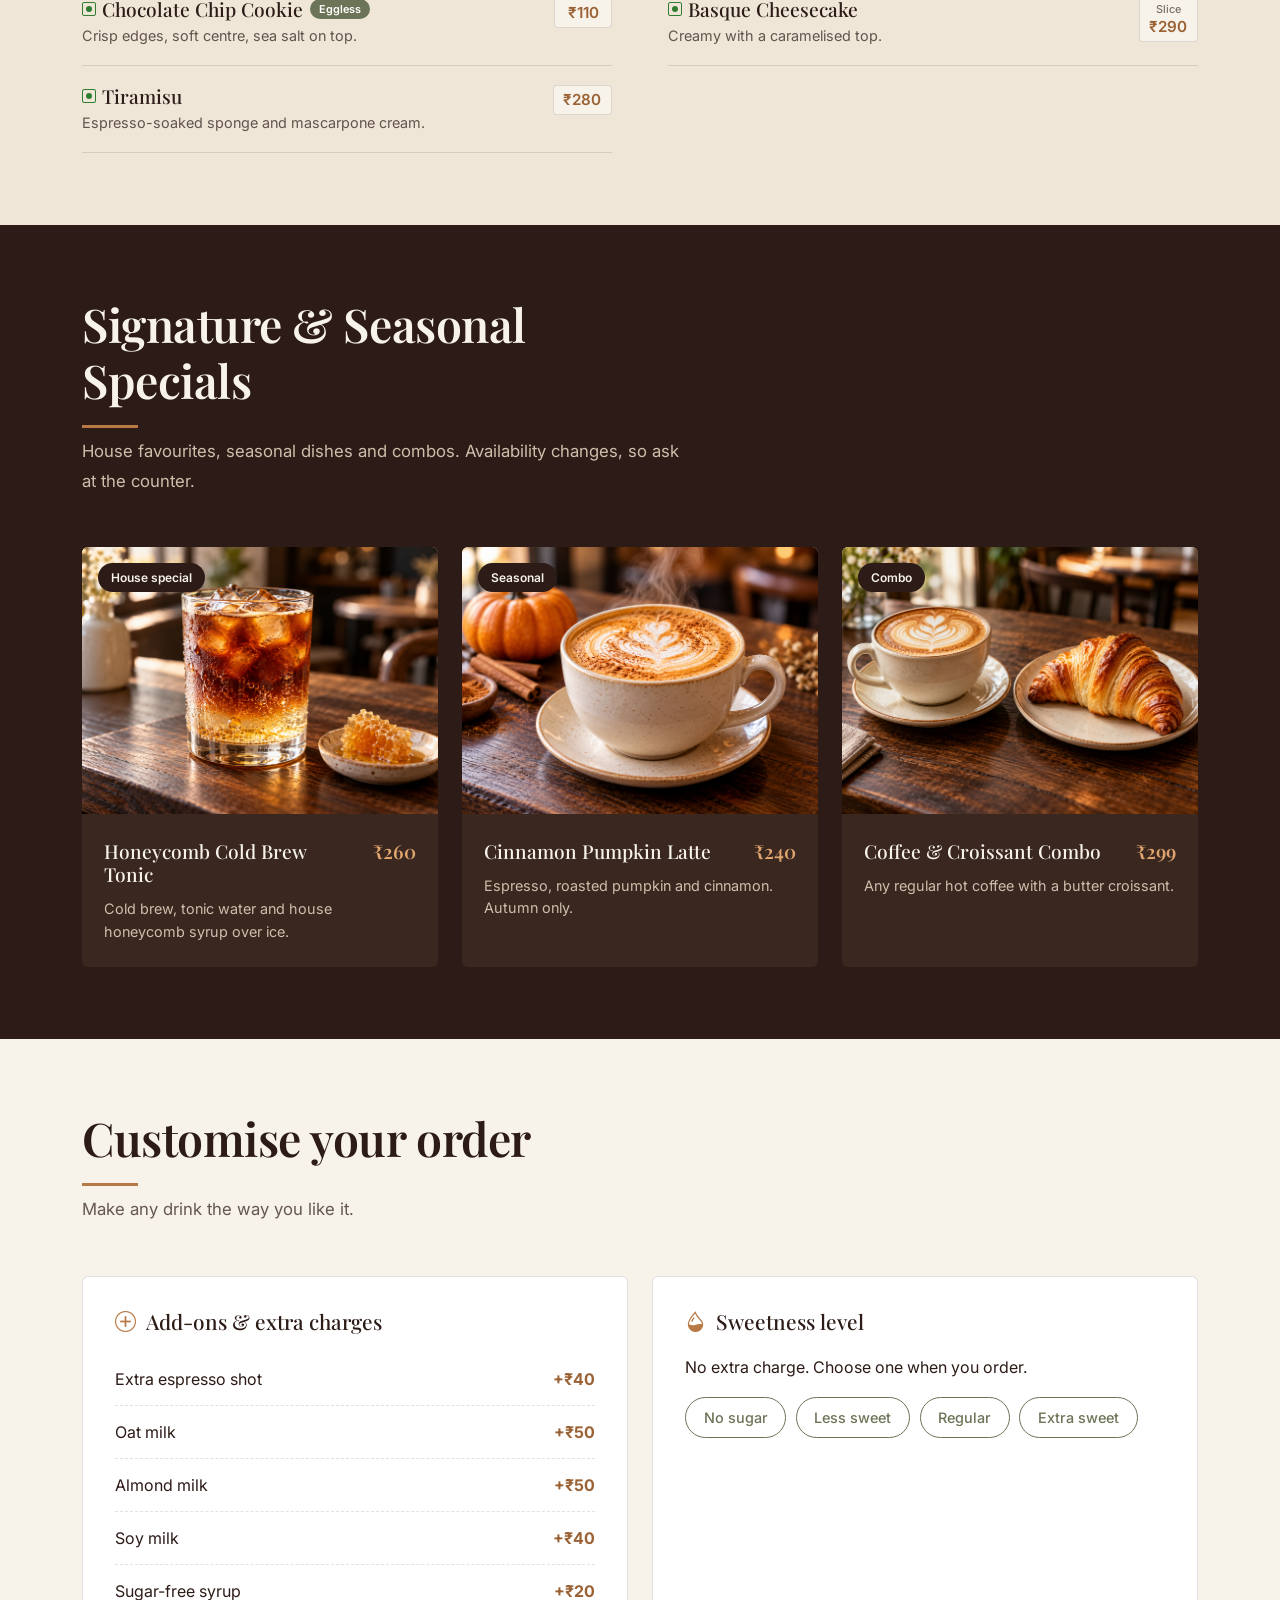
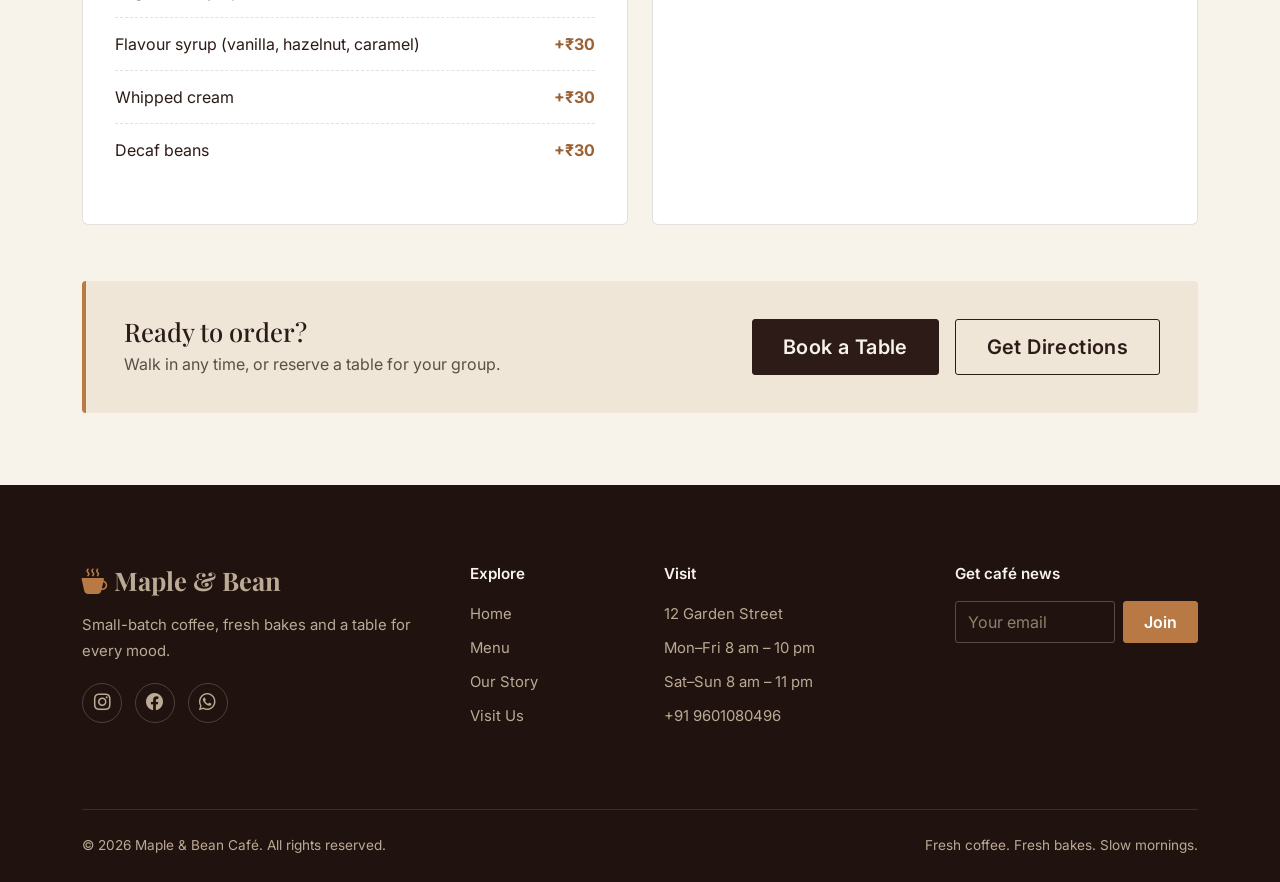
<file: menu.html>
<!DOCTYPE html>
<html lang="en">

<head>
  <meta charset="UTF-8">
  <meta name="viewport" content="width=device-width, initial-scale=1">
  <title>Menu | Maple &amp; Bean Café</title>
  <meta name="description"
    content="Browse our full menu: hot and cold coffee, tea, breakfast, savoury bites, desserts and seasonal specials.">
  <link rel="preconnect" href="https://fonts.googleapis.com">
  <link rel="preconnect" href="https://fonts.gstatic.com" crossorigin>
  <link
    href="https://fonts.googleapis.com/css2?family=Inter:wght@400;500;600&family=Playfair+Display:ital,wght@0,500;0,600;0,700;1,500&display=swap"
    rel="stylesheet">
  <link href="https://cdn.jsdelivr.net/npm/bootstrap@5.3.3/dist/css/bootstrap.min.css" rel="stylesheet">
  <link href="https://cdn.jsdelivr.net/npm/bootstrap-icons@1.11.3/font/bootstrap-icons.min.css" rel="stylesheet">
  <link href="css/menu.css" rel="stylesheet">
      <link rel="shortcut icon" href="images/image copy 45.png" type="icon">

</head>

<body class="menu-page">

  <nav class="navbar navbar-expand-lg fixed-top site-nav scrolled" id="siteNav">
    <div class="container">
      <a class="navbar-brand" href="index.html"><i class="bi bi-cup-hot-fill"></i> Maple &amp; Bean</a>
      <button class="navbar-toggler" type="button" data-bs-toggle="collapse" data-bs-target="#nav" aria-controls="nav"
        aria-expanded="false" aria-label="Toggle navigation"><i class="bi bi-list"></i></button>
      <div class="collapse navbar-collapse" id="nav">
        <ul class="navbar-nav ms-auto align-items-lg-center gap-lg-4">
                    <li class="nav-item"><a class="nav-link"  href="index.html">Home</a></li>
                    <!-- <li class="nav-item"><a class="nav-link" href="#favourites">Favourites</a></li> -->
                    <li class="nav-item"><a class="nav-link active" href="menu.html">Menu</a></li>
                    <li class="nav-item"><a class="nav-link" href="story.html">Our story</a></li>
                    <li class="nav-item"><a class="nav-link" href="visit.html">Visit us</a></li>
                    <!-- <li class="nav-item"><a class="nav-link" href="#reviews">Reviews</a></li> -->
                    <li class="nav-item mt-3 mt-lg-0"><a class="btn btn-cafe btn-sm" href="index.html#visit">Book a Table</a></li>
                </ul>
      </div>
    </div>
  </nav>

  <main id="top">

    <!-- 1. INTRO -->
    <header class="menu-hero">
      <img src="images/image copy 28.png" alt="Flat lay of coffee, croissants and desserts on a wooden table" width="1920"
        height="700" class="hero-img" onerror="this.remove()">
      <div class="hero-overlay"></div>
      <div class="container position-relative ju d-flex flex-column align-items-center justify-content-center">
        <p class="hero-tag"><span></span> Our menu</p>
        <h1>Find Your New Favourite.</h1>
        <p class="lead text-align-center">Coffee made to order, food baked and cooked fresh every day. Tap a category to
          jump straight to it.</p>
      </div>
    </header>

    <!-- 2. CATEGORY NAV -->
    <div class="cat-bar" id="catBar">
      <div class="container">
        <nav class="cat-scroll" aria-label="Menu categories" id="catScroll">
          <a href="#hot-coffee" class="active"><i class="bi bi-cup-hot"></i> Hot Coffee</a>
          <a href="#cold-coffee"><i class="bi bi-cup-straw"></i> Cold Drinks</a>
          <a href="#tea"><i class="bi bi-cup"></i> Tea</a>
          <a href="#breakfast"><i class="bi bi-egg-fried"></i> Breakfast</a>
          <a href="#savouries"><i class="bi bi-basket2"></i> Bites</a>
          <a href="#desserts"><i class="bi bi-cake2"></i> Desserts</a>
          <a href="#specials"><i class="bi bi-stars"></i> Specials</a>
          <a href="#customise"><i class="bi bi-sliders"></i> Customise</a>
        </nav>
      </div>
    </div>

    <div class="container">
      <ul class="legend list-unstyled">
        <li><span class="dot veg" title="Vegetarian"></span> Vegetarian</li>
        <li><span class="dot nonveg" title="Non-vegetarian"></span> Non-vegetarian</li>
        <li><span class="tag tag-egg">Eggless</span></li>
        <li><span class="tag tag-vegan">Vegan option</span></li>
        <li>Prices in ₹, inclusive of taxes</li>
      </ul>
    </div>

    <section class="menu-section " id="hot-coffee">
      <div class="container">
        <div class="section-head">
          <h2 class="section-title">Hot Coffee</h2>
          <p>Espresso-based classics. Regular is 240 ml and Large is 350 ml.</p>
        </div>
        <ul class="menu-list list-unstyled">
          <li class="menu-item">
            <div class="mi-main">
              <h3>Espresso </h3>
              <p>Short, concentrated shot with a caramel crema.</p>
            </div>
            <div class="mi-sizes"><span class="size"><em>Single</em>₹110</span><span
                class="size"><em>Double</em>₹150</span></div>
          </li>
          <li class="menu-item">
            <div class="mi-main">
              <h3>Americano </h3>
              <p>Espresso lengthened with hot water. Clean and bold.</p>
            </div>
            <div class="mi-sizes"><span class="size"><em>Regular</em>₹150</span><span
                class="size"><em>Large</em>₹190</span></div>
          </li>
          <li class="menu-item">
            <div class="mi-main">
              <h3>Cappuccino </h3>
              <p>Equal parts espresso, steamed milk and thick foam.</p>
            </div>
            <div class="mi-sizes"><span class="size"><em>Regular</em>₹180</span><span
                class="size"><em>Large</em>₹220</span></div>
          </li>
          <li class="menu-item">
            <div class="mi-main">
              <h3>Flat White </h3>
              <p>Double ristretto with velvety microfoam.</p>
            </div>
            <div class="mi-sizes"><span class="size"><em>Regular</em>₹190</span><span
                class="size"><em>Large</em>₹230</span></div>
          </li>
          <li class="menu-item">
            <div class="mi-main">
              <h3>Café Latte </h3>
              <p>Smooth espresso with plenty of steamed milk.</p>
            </div>
            <div class="mi-sizes"><span class="size"><em>Regular</em>₹190</span><span
                class="size"><em>Large</em>₹230</span></div>
          </li>
          <li class="menu-item">
            <div class="mi-main">
              <h3>Cortado </h3>
              <p>Espresso cut with an equal measure of warm milk.</p>
            </div>
            <div class="mi-sizes"><span class="size">₹160</span></div>
          </li>
          <li class="menu-item">
            <div class="mi-main">
              <h3>Mocha <span class="tag tag-best">Bestseller</span></h3>
              <p>Espresso, dark chocolate and steamed milk.</p>
            </div>
            <div class="mi-sizes"><span class="size"><em>Regular</em>₹210</span><span
                class="size"><em>Large</em>₹250</span></div>
          </li>
        </ul>
      </div>
    </section>
    <section class="menu-section alt" id="cold-coffee">
      <div class="container">
        <div class="section-head">
          <h2 class="section-title">Cold Coffee &amp; Refreshers</h2>
          <p>Iced coffee, shakes and cool drinks for warm days.</p>
        </div>
        <div class="row g-4 mb-5">
          <div class="col-sm-6 col-lg-3">
            <article class="photo-card">
              <div class="img-zoom ratio-card" data-label="iced-latte.jpg · 600×450"><img src="images/image copy 21.png"
                  alt="Iced Latte" width="600" height="450" loading="lazy" onerror="this.remove()"></div>
              <div class="pc-body">
                <h3>Iced Latte </h3>
                <p>Double espresso poured over cold milk and ice.</p>
                <div class="mi-sizes"><span class="size"><em>Regular</em>₹200</span><span
                    class="size"><em>Large</em>₹240</span></div>
              </div>
            </article>
          </div>
          <div class="col-sm-6 col-lg-3">
            <article class="photo-card">
              <div class="img-zoom ratio-card" data-label="cold-brew.jpg · 600×450"><img src="images/image copy 22.png"
                  alt="18-Hour Cold Brew" width="600" height="450" loading="lazy" onerror="this.remove()"></div>
              <div class="pc-body">
                <h3>18-Hour Cold Brew <span class="tag tag-best">Bestseller</span></h3>
                <p>Steeped slowly for a smooth, chocolatey finish.</p>
                <div class="mi-sizes"><span class="size"><em>Regular</em>₹240</span><span
                    class="size"><em>Large</em>₹290</span></div>
              </div>
            </article>
          </div>
          <div class="col-sm-6 col-lg-3">
            <article class="photo-card">
              <div class="img-zoom ratio-card" data-label="shake.jpg · 600×450"><img src="images/image copy 23.png"
                  alt="Chocolate Espresso Shake" width="600" height="450" loading="lazy" onerror="this.remove()"></div>
              <div class="pc-body">
                <h3>Chocolate Espresso Shake </h3>
                <p>Thick dark-chocolate shake with a shot of espresso.</p>
                <div class="mi-sizes"><span class="size">₹280</span></div>
              </div>
            </article>
          </div>
          <div class="col-sm-6 col-lg-3">
            <article class="photo-card">
              <div class="img-zoom ratio-card" data-label="iced-tea.jpg · 600×450"><img src="images/image copy 24.png"
                  alt="Peach Iced Tea" width="600" height="450" loading="lazy" onerror="this.remove()"></div>
              <div class="pc-body">
                <h3>Peach Iced Tea </h3>
                <p>House-brewed black tea, peach and a squeeze of lemon.</p>
                <div class="mi-sizes"><span class="size">₹190</span></div>
              </div>
            </article>
          </div>
        </div>
        <h3 class="sub-title">More cold drinks</h3>
        <ul class="menu-list list-unstyled">
          <li class="menu-item">
            <div class="mi-main">
              <h3><span class="dot veg" title="Vegetarian"></span>Iced Americano </h3>
              <p>Espresso over ice and cold water. Crisp and refreshing.</p>
            </div>
            <div class="mi-sizes"><span class="size"><em>Regular</em>₹170</span><span
                class="size"><em>Large</em>₹210</span></div>
          </li>
          <li class="menu-item">
            <div class="mi-main">
              <h3><span class="dot veg" title="Vegetarian"></span>Vanilla Coffee Frappe </h3>
              <p>Blended coffee, vanilla and ice, finished with cream.</p>
            </div>
            <div class="mi-sizes"><span class="size">₹260</span></div>
          </li>
          <li class="menu-item">
            <div class="mi-main">
              <h3><span class="dot veg" title="Vegetarian"></span>Cucumber Mint Cooler <span class="tag tag-vegan">Vegan
                  option</span></h3>
              <p>Fresh cucumber, mint and lime over crushed ice.</p>
            </div>
            <div class="mi-sizes"><span class="size">₹170</span></div>
          </li>
          <li class="menu-item">
            <div class="mi-main">
              <h3><span class="dot veg" title="Vegetarian"></span>Sparkling Lemon &amp; Basil <span
                  class="tag tag-vegan">Vegan option</span></h3>
              <p>Lemon, basil syrup and soda, lightly sweet.</p>
            </div>
            <div class="mi-sizes"><span class="size">₹180</span></div>
          </li>
        </ul>
      </div>
    </section>
    <section class="menu-section " id="tea">
      <div class="container">
        <div class="section-head">
          <h2 class="section-title">Tea &amp; Non-Coffee Drinks</h2>
          <p>Plenty to choose from if coffee is not your thing.</p>
        </div>
        <ul class="menu-list list-unstyled">
          <li class="menu-item">
            <div class="mi-main">
              <h3><span class="dot veg" title="Vegetarian"></span>Cardamom Masala Chai <span
                  class="tag tag-best">Bestseller</span></h3>
              <p>Slow-simmered with whole spices, ginger and fresh milk.</p>
            </div>
            <div class="mi-sizes"><span class="size"><em>Cup</em>₹120</span><span class="size"><em>Pot
                  (2)</em>₹220</span></div>
          </li>
          <li class="menu-item">
            <div class="mi-main">
              <h3><span class="dot veg" title="Vegetarian"></span>Darjeeling First Flush <span
                  class="tag tag-vegan">Vegan option</span></h3>
              <p>Light, floral and brewed fresh by the pot.</p>
            </div>
            <div class="mi-sizes"><span class="size"><em>Pot</em>₹190</span></div>
          </li>
          <li class="menu-item">
            <div class="mi-main">
              <h3><span class="dot veg" title="Vegetarian"></span>Jasmine Green Tea <span class="tag tag-vegan">Vegan
                  option</span></h3>
              <p>Delicate green tea scented with jasmine.</p>
            </div>
            <div class="mi-sizes"><span class="size"><em>Pot</em>₹170</span></div>
          </li>
          <li class="menu-item">
            <div class="mi-main">
              <h3><span class="dot veg" title="Vegetarian"></span>Chamomile &amp; Honey </h3>
              <p>Caffeine-free, calming and gently sweet.</p>
            </div>
            <div class="mi-sizes"><span class="size"><em>Pot</em>₹170</span></div>
          </li>
          <li class="menu-item">
            <div class="mi-main">
              <h3><span class="dot veg" title="Vegetarian"></span>Hot Chocolate </h3>
              <p>Dark chocolate melted into steamed milk.</p>
            </div>
            <div class="mi-sizes"><span class="size"><em>Regular</em>₹220</span><span
                class="size"><em>Large</em>₹260</span></div>
          </li>
          <li class="menu-item">
            <div class="mi-main">
              <h3><span class="dot veg" title="Vegetarian"></span>Turmeric Latte <span class="tag tag-vegan">Vegan
                  option</span></h3>
              <p>Turmeric, ginger, cinnamon and steamed milk.</p>
            </div>
            <div class="mi-sizes"><span class="size">₹190</span></div>
          </li>
          <li class="menu-item">
            <div class="mi-main">
              <h3><span class="dot veg" title="Vegetarian"></span>Matcha Latte <span class="tag tag-new">New</span></h3>
              <p>Ceremonial-grade matcha whisked with milk.</p>
            </div>
            <div class="mi-sizes"><span class="size"><em>Regular</em>₹230</span><span
                class="size"><em>Large</em>₹270</span></div>
          </li>
        </ul>
      </div>
    </section>
    <section class="menu-section alt" id="breakfast">
      <div class="container">
        <div class="section-head">
          <h2 class="section-title">Breakfast</h2>
          <p>Served till 12 noon every day.</p>
        </div>
        <ul class="menu-list list-unstyled">
          <li class="menu-item">
            <div class="mi-main">
              <h3><span class="dot nonveg" title="Non-vegetarian"></span>Eggs Your Way on Sourdough </h3>
              <p>Two eggs, scrambled, fried or poached, on house sourdough.</p>
            </div>
            <div class="mi-sizes"><span class="size">₹280</span></div>
          </li>
          <li class="menu-item">
            <div class="mi-main">
              <h3><span class="dot veg" title="Vegetarian"></span>Avocado Toast <span class="tag tag-vegan">Vegan
                  option</span></h3>
              <p>Smashed avocado, chilli flakes and lime on toasted sourdough.</p>
            </div>
            <div class="mi-sizes"><span class="size">₹320</span></div>
          </li>
          <li class="menu-item">
            <div class="mi-main">
              <h3><span class="dot nonveg" title="Non-vegetarian"></span>Masala Omelette &amp; Toast </h3>
              <p>Three-egg omelette with onion, chilli and coriander.</p>
            </div>
            <div class="mi-sizes"><span class="size">₹240</span></div>
          </li>
          <li class="menu-item">
            <div class="mi-main">
              <h3><span class="dot veg" title="Vegetarian"></span>Granola &amp; Yoghurt Bowl </h3>
              <p>Honey-roasted granola, thick yoghurt and seasonal fruit.</p>
            </div>
            <div class="mi-sizes"><span class="size">₹260</span></div>
          </li>
          <li class="menu-item">
            <div class="mi-main">
              <h3><span class="dot veg" title="Vegetarian"></span>Maple Pancakes </h3>
              <p>Fluffy stack with maple syrup and whipped butter.</p>
            </div>
            <div class="mi-sizes"><span class="size">₹290</span></div>
          </li>
        </ul>
      </div>
    </section>
    <section class="menu-section " id="savouries">
      <div class="container">
        <div class="section-head">
          <h2 class="section-title">Savoury Bites</h2>
          <p>Sandwiches, quiches, pasta and pizza, available all day.</p>
        </div>
        <ul class="menu-list list-unstyled">
          <li class="menu-item">
            <div class="mi-main">
              <h3><span class="dot veg" title="Vegetarian"></span>Pesto Sourdough Melt <span
                  class="tag tag-best">Bestseller</span></h3>
              <p>House sourdough, basil pesto, mozzarella and roasted tomato.</p>
            </div>
            <div class="mi-sizes"><span class="size">₹290</span></div>
          </li>
          <li class="menu-item">
            <div class="mi-main">
              <h3><span class="dot nonveg" title="Non-vegetarian"></span>Grilled Chicken Club </h3>
              <p>Triple-decker with grilled chicken, lettuce and herb mayo.</p>
            </div>
            <div class="mi-sizes"><span class="size">₹340</span></div>
          </li>
          <li class="menu-item">
            <div class="mi-main">
              <h3><span class="dot veg" title="Vegetarian"></span>Mushroom &amp; Cheese Quiche </h3>
              <p>Buttery shortcrust with roasted mushrooms and cheddar.</p>
            </div>
            <div class="mi-sizes"><span class="size">₹260</span></div>
          </li>
          <li class="menu-item">
            <div class="mi-main">
              <h3><span class="dot veg" title="Vegetarian"></span>Penne Arrabbiata <span class="tag tag-vegan">Vegan
                  option</span></h3>
              <p>Spicy tomato sauce, garlic and basil.</p>
            </div>
            <div class="mi-sizes"><span class="size">₹320</span></div>
          </li>
          <li class="menu-item">
            <div class="mi-main">
              <h3><span class="dot veg" title="Vegetarian"></span>Margherita Pizza </h3>
              <p>Thin crust, tomato, mozzarella and fresh basil.</p>
            </div>
            <div class="mi-sizes"><span class="size"><em>9-inch</em>₹360</span></div>
          </li>
        </ul>
      </div>
    </section>
    <section class="menu-section alt" id="desserts">
      <div class="container">
        <div class="section-head">
          <h2 class="section-title">Desserts &amp; Bakery</h2>
          <p>Baked in-house every morning. Eggless options are clearly marked.</p>
        </div>
        <ul class="menu-list list-unstyled">
          <li class="menu-item">
            <div class="mi-main">
              <h3><span class="dot veg" title="Vegetarian"></span>Almond Croissant <span
                  class="tag tag-best">Bestseller</span></h3>
              <p>Buttery layers filled with almond cream. Baked every morning.</p>
            </div>
            <div class="mi-sizes"><span class="size">₹180</span></div>
          </li>
          <li class="menu-item">
            <div class="mi-main">
              <h3><span class="dot veg" title="Vegetarian"></span>Butter Croissant </h3>
              <p>Classic, flaky and golden.</p>
            </div>
            <div class="mi-sizes"><span class="size">₹140</span></div>
          </li>
          <li class="menu-item">
            <div class="mi-main">
              <h3><span class="dot veg" title="Vegetarian"></span>Espresso Brownie <span
                  class="tag tag-egg">Eggless</span></h3>
              <p>Dense and fudgy, served warm with vanilla ice cream.</p>
            </div>
            <div class="mi-sizes"><span class="size">₹210</span></div>
          </li>
          <li class="menu-item">
            <div class="mi-main">
              <h3><span class="dot veg" title="Vegetarian"></span>Carrot &amp; Walnut Cake <span
                  class="tag tag-egg">Eggless</span></h3>
              <p>Spiced sponge with cream-cheese frosting.</p>
            </div>
            <div class="mi-sizes"><span class="size"><em>Slice</em>₹240</span></div>
          </li>
          <li class="menu-item">
            <div class="mi-main">
              <h3><span class="dot veg" title="Vegetarian"></span>Chocolate Chip Cookie <span
                  class="tag tag-egg">Eggless</span></h3>
              <p>Crisp edges, soft centre, sea salt on top.</p>
            </div>
            <div class="mi-sizes"><span class="size">₹110</span></div>
          </li>
          <li class="menu-item">
            <div class="mi-main">
              <h3><span class="dot veg" title="Vegetarian"></span>Basque Cheesecake </h3>
              <p>Creamy with a caramelised top.</p>
            </div>
            <div class="mi-sizes"><span class="size"><em>Slice</em>₹290</span></div>
          </li>
          <li class="menu-item">
            <div class="mi-main">
              <h3><span class="dot veg" title="Vegetarian"></span>Tiramisu </h3>
              <p>Espresso-soaked sponge and mascarpone cream.</p>
            </div>
            <div class="mi-sizes"><span class="size">₹280</span></div>
          </li>
        </ul>
      </div>
    </section>
    <section class="menu-section dark" id="specials">
      <div class="container">
        <div class="section-head">
          <h2 class="section-title">Signature &amp; Seasonal Specials</h2>
          <p>House favourites, seasonal dishes and combos. Availability changes, so ask at the counter.</p>
        </div>
        <div class="row g-4">
          <div class="col-md-6 col-lg-4">
            <article class="photo-card dark">
              <div class="img-zoom ratio-card" data-label="special-drink.jpg · 600×450"><span class="dish-badge">House
                  special</span><img src="images/image copy 25.png" alt="Honeycomb Cold Brew Tonic" width="600"
                  height="450" loading="lazy" onerror="this.remove()"></div>
              <div class="pc-body">
                <div class="dish-top">
                  <h3>Honeycomb Cold Brew Tonic</h3><span class="price">₹260</span>
                </div>
                <p>Cold brew, tonic water and house honeycomb syrup over ice.</p>
              </div>
            </article>
          </div>
          <div class="col-md-6 col-lg-4">
            <article class="photo-card dark">
              <div class="img-zoom ratio-card" data-label="special-seasonal.jpg · 600×450"><span
                  class="dish-badge">Seasonal</span><img src="images/image copy 26.png" alt="Cinnamon Pumpkin Latte"
                  width="600" height="450" loading="lazy" onerror="this.remove()"></div>
              <div class="pc-body">
                <div class="dish-top">
                  <h3>Cinnamon Pumpkin Latte</h3><span class="price">₹240</span>
                </div>
                <p>Espresso, roasted pumpkin and cinnamon. Autumn only.</p>
              </div>
            </article>
          </div>
          <div class="col-md-6 col-lg-4">
            <article class="photo-card dark">
              <div class="img-zoom ratio-card" data-label="special-combo.jpg · 600×450"><span
                  class="dish-badge">Combo</span><img src="images/image copy 27.png" alt="Coffee &amp; Croissant Combo"
                  width="600" height="450" loading="lazy" onerror="this.remove()"></div>
              <div class="pc-body">
                <div class="dish-top">
                  <h3>Coffee &amp; Croissant Combo</h3><span class="price">₹299</span>
                </div>
                <p>Any regular hot coffee with a butter croissant.</p>
              </div>
            </article>
          </div>
        </div>
      </div>
    </section>

    <!-- 9. CUSTOMISE -->
    <section class="menu-section" id="customise">
      <div class="container">
        <div class="section-head">
          <h2 class="section-title">Customise your order</h2>
          <p>Make any drink the way you like it.</p>
        </div>
        <div class="row g-4">
          <div class="col-lg-6">
            <div class="panel">
              <h3><i class="bi bi-plus-circle"></i> Add-ons &amp; extra charges</h3>
              <ul class="addons list-unstyled">
                <li><span>Extra espresso shot</span><strong>+₹40</strong></li>
                <li><span>Oat milk</span><strong>+₹50</strong></li>
                <li><span>Almond milk</span><strong>+₹50</strong></li>
                <li><span>Soy milk</span><strong>+₹40</strong></li>
                <li><span>Sugar-free syrup</span><strong>+₹20</strong></li>
                <li><span>Flavour syrup (vanilla, hazelnut, caramel)</span><strong>+₹30</strong></li>
                <li><span>Whipped cream</span><strong>+₹30</strong></li>
                <li><span>Decaf beans</span><strong>+₹30</strong></li>
              </ul>
            </div>
          </div>
          <div class="col-lg-6">
            <div class="panel mb-4">
              <h3><i class="bi bi-droplet-half"></i> Sweetness level</h3>
              <p class="mb-3">No extra charge. Choose one when you order.</p>
              <div class="chips"><span>No sugar</span><span>Less sweet</span><span>Regular</span><span>Extra
                  sweet</span></div>
            </div>
            <!-- <div class="panel note">
              <h3><i class="bi bi-exclamation-circle"></i> Allergies &amp; dietary needs</h3>
              <p class="mb-0">Our kitchen handles nuts, dairy, gluten, eggs and soy. Please tell us about any allergy or
                dietary requirement before ordering and our team will guide you. We cannot guarantee that any item is
                completely free of allergens.</p>
            </div> -->
          </div>
        </div>
        <div class="menu-cta">
          <div>
            <h3>Ready to order?</h3>
            <p>Walk in any time, or reserve a table for your group.</p>
          </div>
          <div class="d-flex flex-wrap gap-3"><a href="index.html#visit" class="btn btn-cafe btn-lg">Book a Table</a><a
              href="index.html#visit" class="btn btn-outline-cafe btn-lg">Get Directions</a></div>
        </div>
      </div>
    </section>

  </main>

  <footer class="site-footer">
        <div class="container">
            <div class="row g-5">
                <div class="col-lg-4">
                    <a class="footer-brand" href="#top"><i class="bi bi-cup-hot-fill"></i> Maple &amp; Bean</a>
                    <p>Small-batch coffee, fresh bakes and a table for every mood.</p>
                    <div class="socials"><a href="#" aria-label="Instagram"><i class="bi bi-instagram"></i></a><a
                            href="#" aria-label="Facebook"><i class="bi bi-facebook"></i></a><a href="#"
                            aria-label="WhatsApp"><i class="bi bi-whatsapp"></i></a></div>
                </div>
                <div class="col-6 col-lg-2">
                    <h4>Explore</h4>
                    <ul class="list-unstyled">
                        <li><a href="#about">Home</a></li>
                        <li><a href="#favourites">Menu</a></li>
                        <li><a href="menu.html">Our Story</a></li>
                        <li><a href="#gallery">Visit Us</a></li>
                    </ul>
                </div>
                <div class="col-6 col-lg-3">
                    <h4>Visit</h4>
                    <ul class="list-unstyled">
                        <li>12 Garden Street</li>
                        <li>Mon–Fri 8 am – 10 pm</li>
                        <li>Sat–Sun 8 am – 11 pm</li>
                        <li>+91 9601080496</li>
                    </ul>
                </div>
                <div class="col-lg-3">
                    <h4>Get café news</h4>
                    <form class="news" onsubmit="return false"><label class="visually-hidden" for="email">Email
                            address</label><input id="email" type="email" class="form-control"
                            placeholder="Your email"><button class="btn btn-gold" type="submit">Join</button></form>
                </div>
            </div>
            <div class="footer-bottom"><span>© 2026 Maple &amp; Bean Café. All rights reserved.</span><span>Fresh
                    coffee. Fresh bakes. Slow mornings.</span></div>
        </div>
    </footer>

  <a href="#top" class="to-top" id="toTop" aria-label="Back to top"><i class="bi bi-arrow-up"></i></a>

  <script src="https://cdn.jsdelivr.net/npm/bootstrap@5.3.3/dist/js/bootstrap.bundle.min.js"></script>
  <script>
    (function () {
      var links = [].slice.call(document.querySelectorAll('#catScroll a'));
      var wrap = document.getElementById('catScroll');
      var backBtn = document.getElementById('toTop');
      var sections = links.map(function (a) { return document.querySelector(a.getAttribute('href')); });
      var last = '';
      function setActive(id) {
        if (id === last) { return; }
        last = id;
        links.forEach(function (a) {
          var on = a.getAttribute('href') === '#' + id;
          a.classList.toggle('active', on);
          if (on) { wrap.scrollTo({ left: a.offsetLeft - 16, behavior: 'smooth' }); }
        });
      }
      function update() {
        var y = window.pageYOffset + 170, current = sections[0].id;
        sections.forEach(function (s) { if (s && s.offsetTop <= y) current = s.id; });
        setActive(current);
        backBtn.classList.toggle('show', window.pageYOffset > 600);
      }
      var ticking = false;
      window.addEventListener('scroll', function () {
        if (!ticking) { requestAnimationFrame(function () { update(); ticking = false; }); ticking = true; }
      }, { passive: true });
      update();
    })();
  </script>
</body>

</html>
</file>
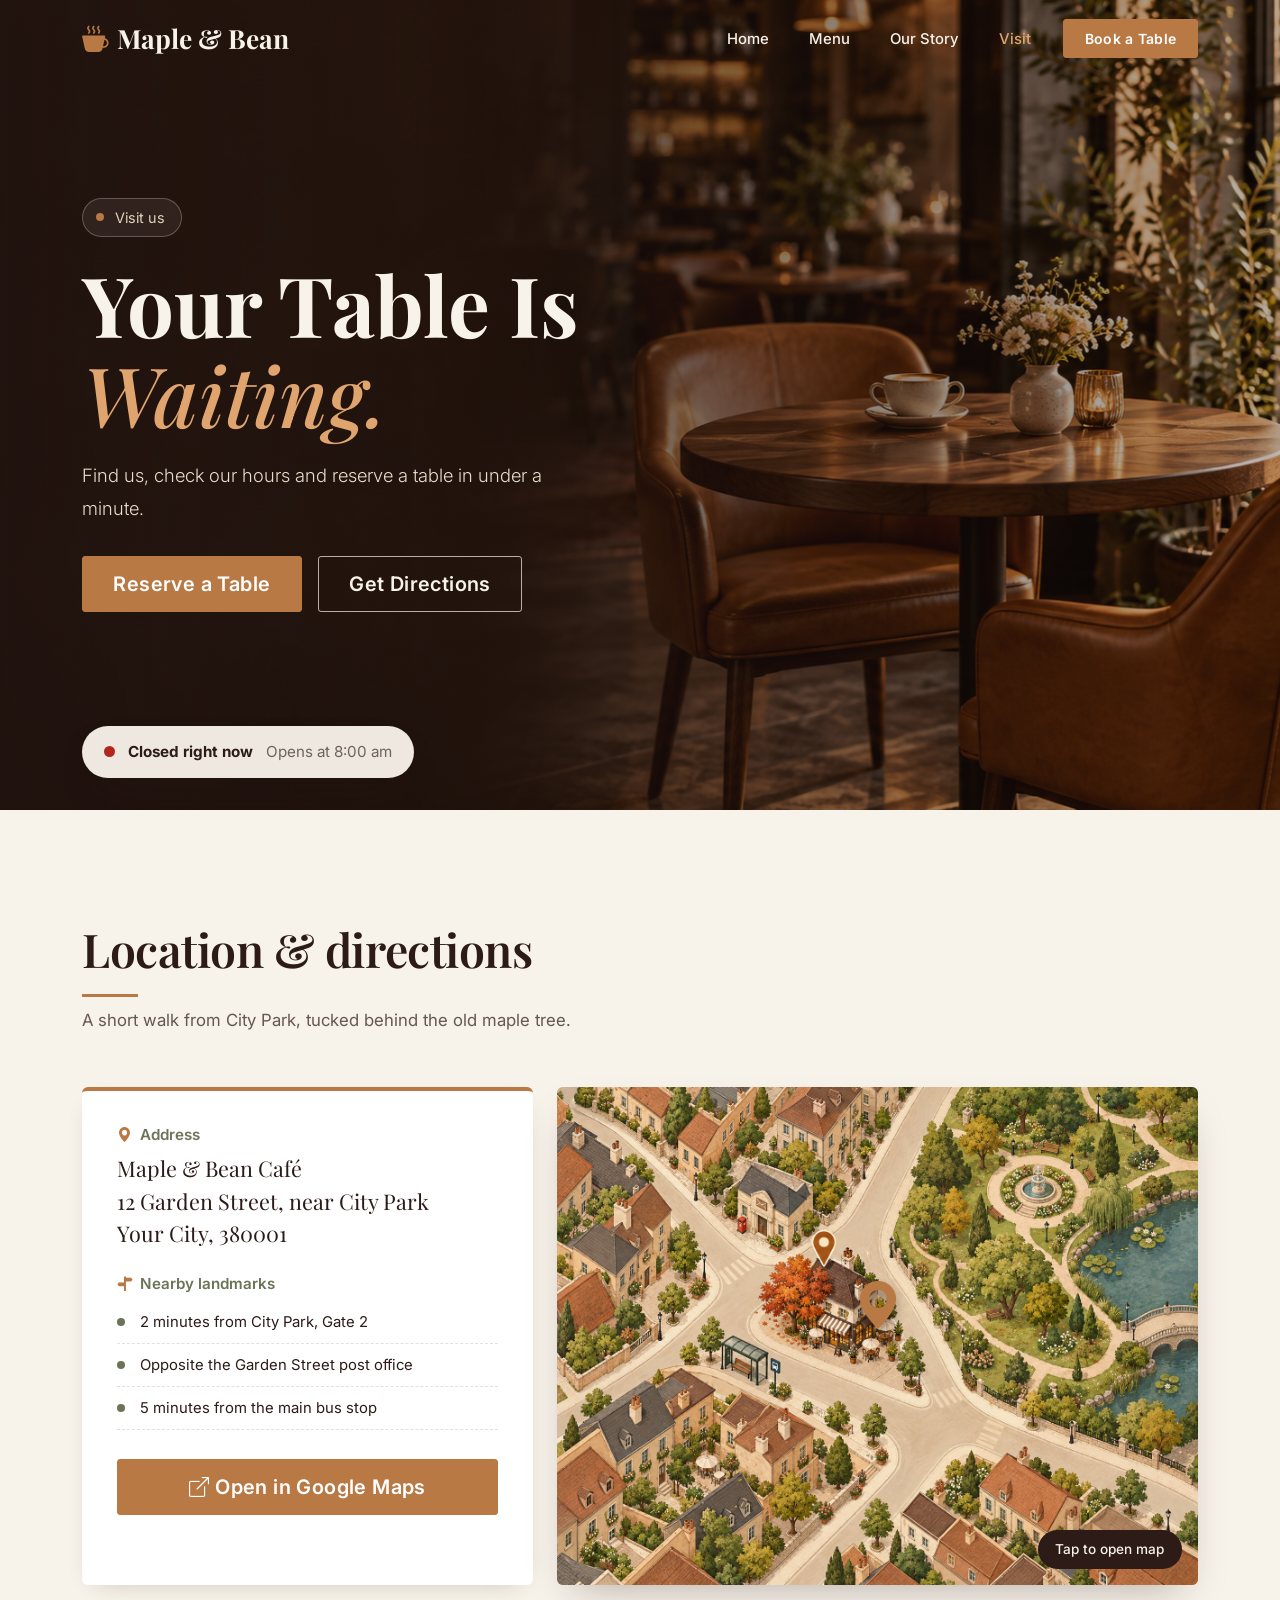
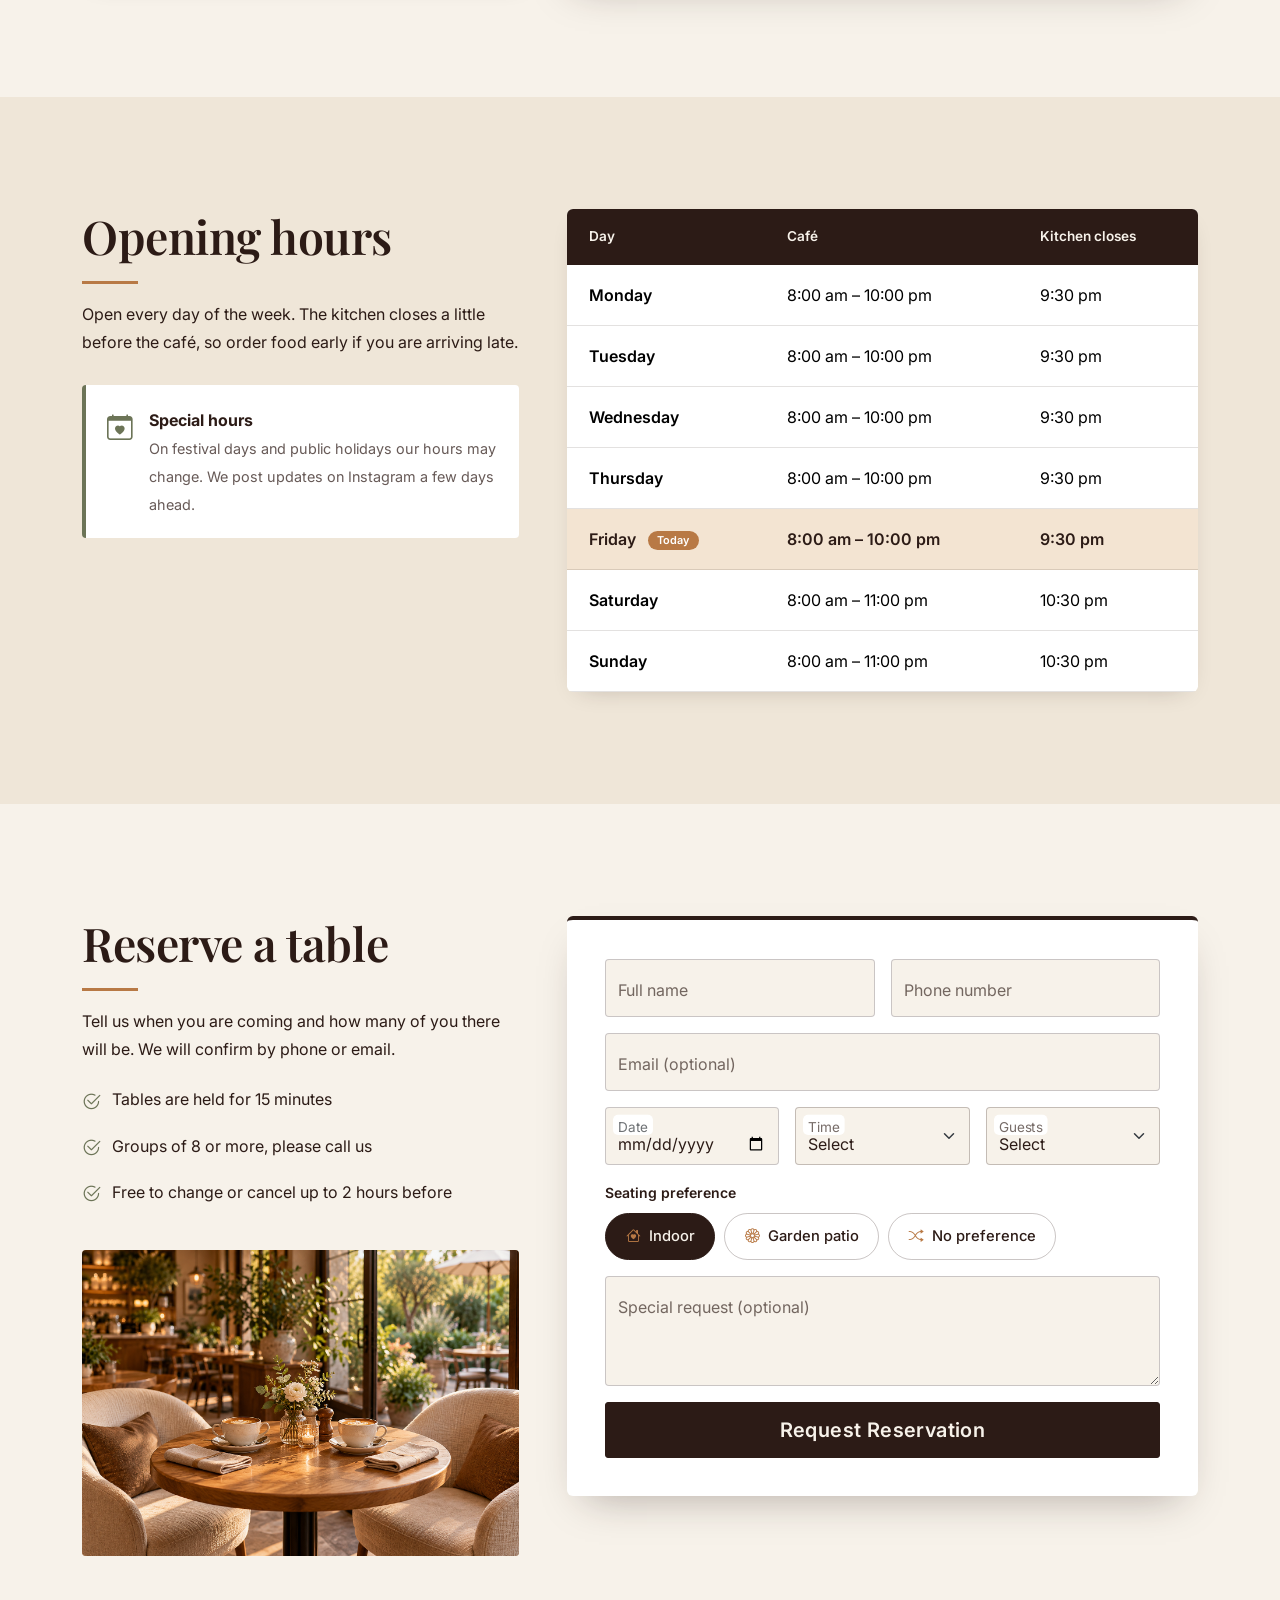
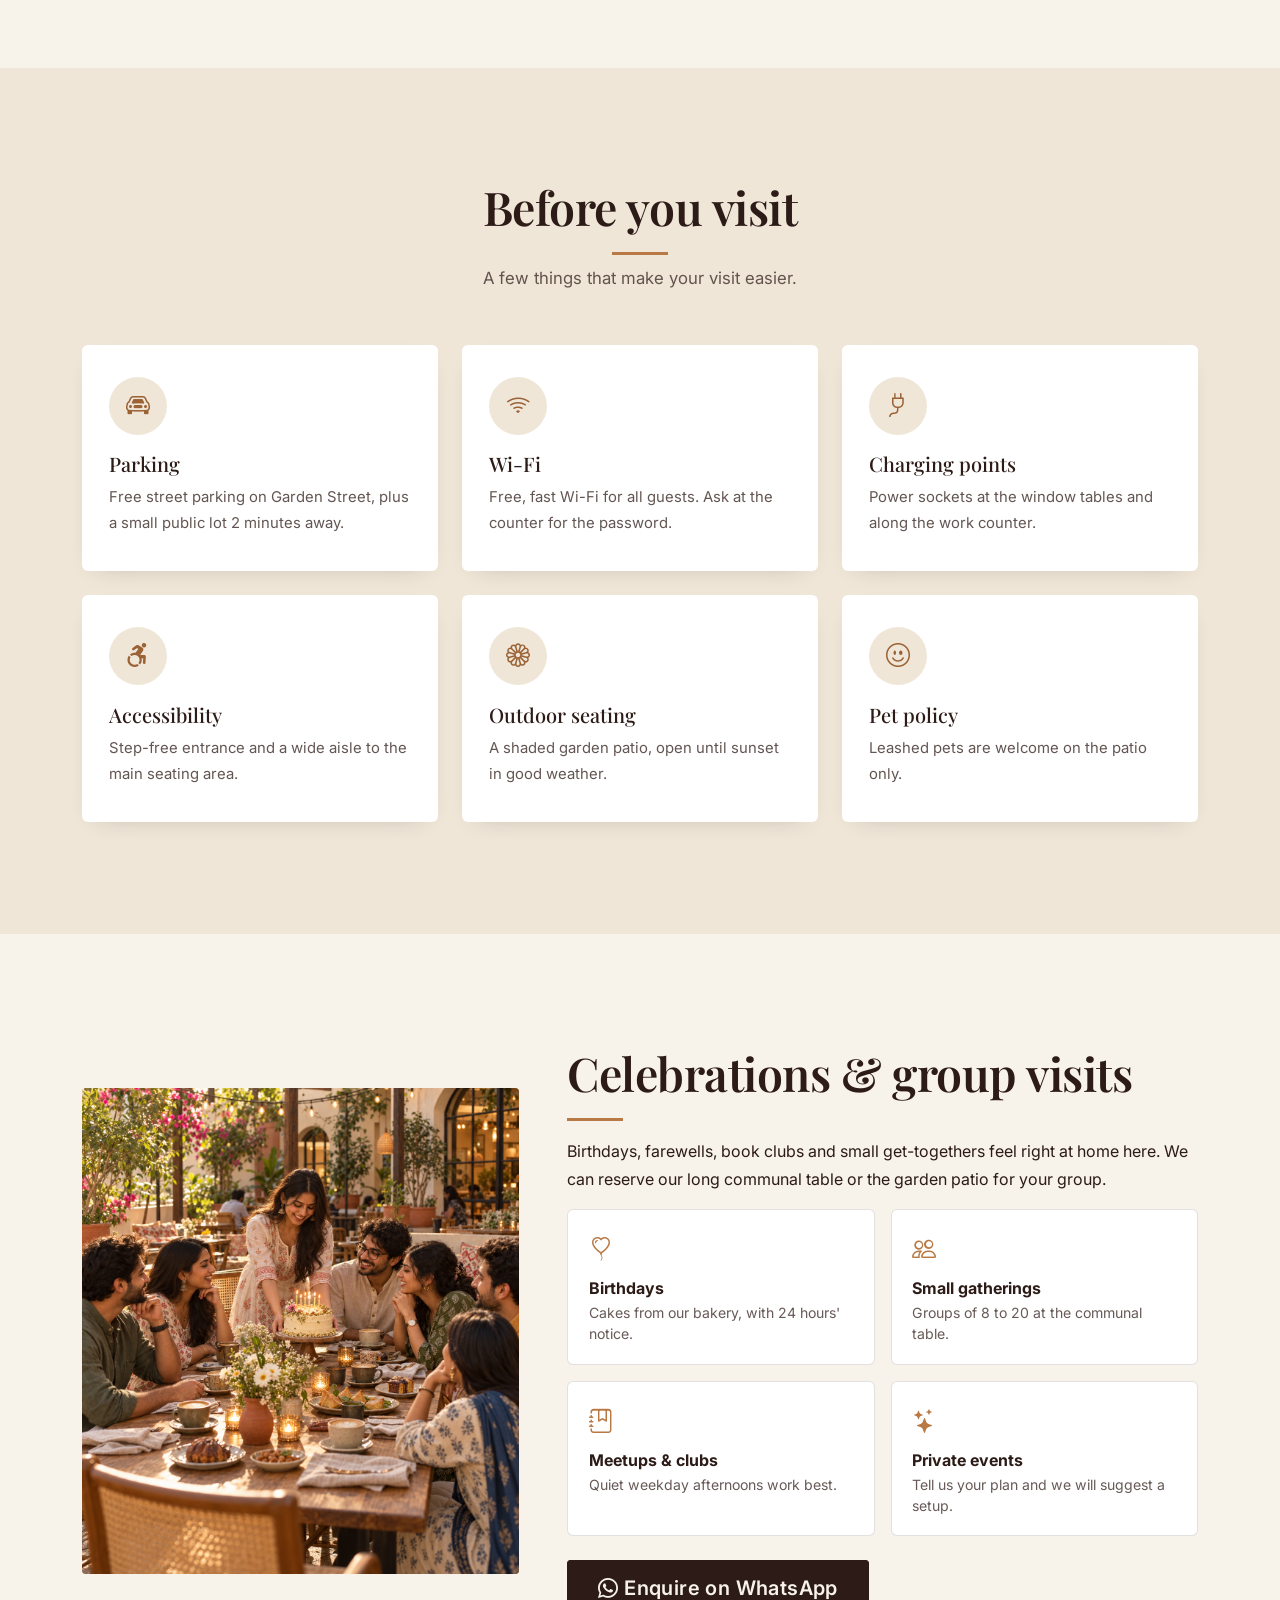
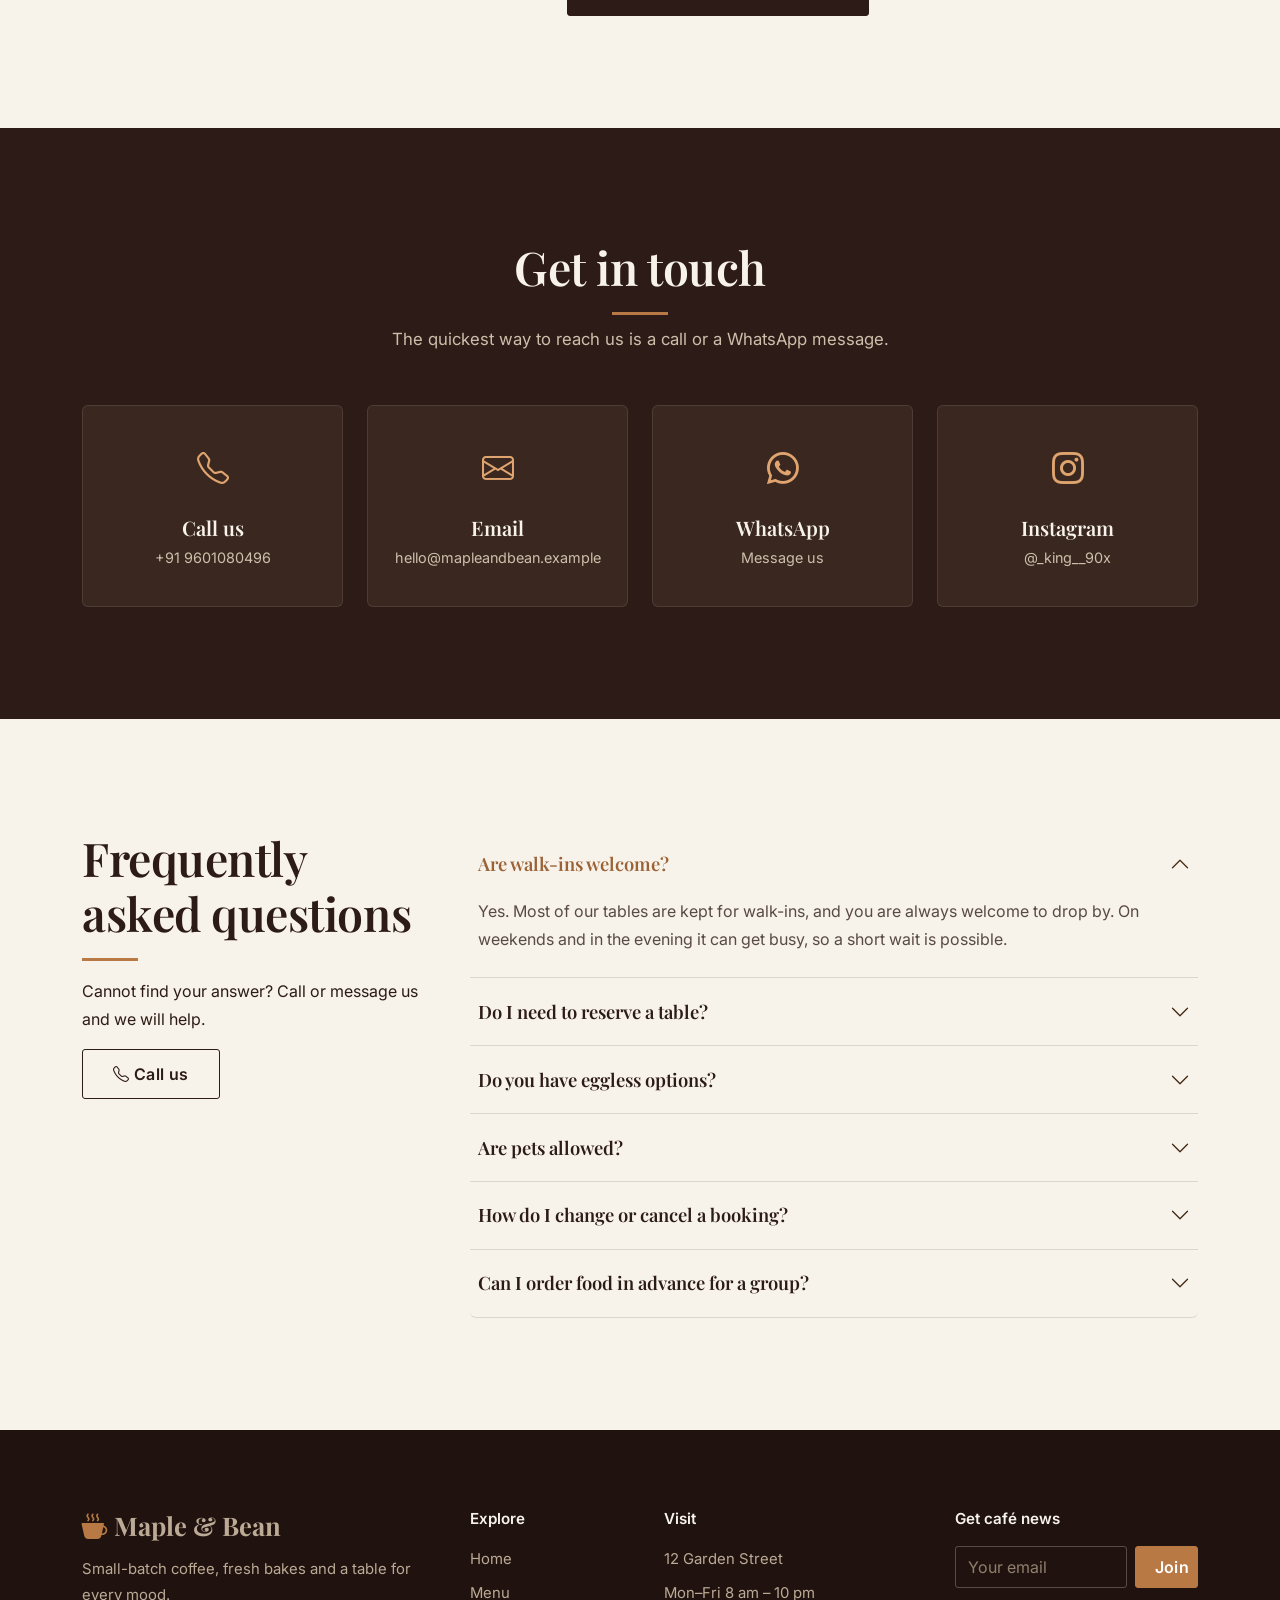
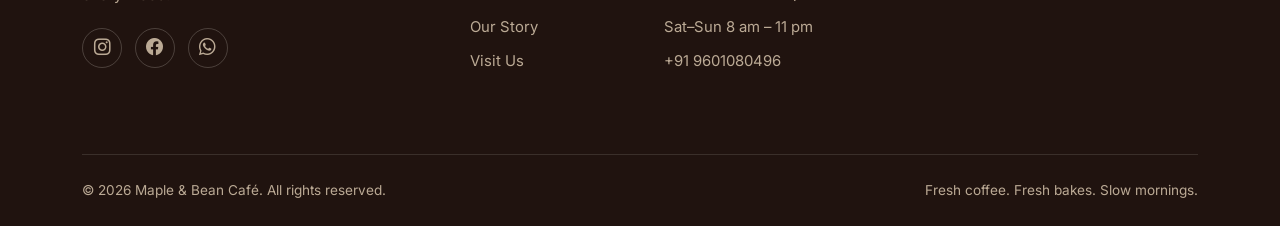
<file: visit.html>
<!DOCTYPE html>
<html lang="en">

<head>
    <meta charset="UTF-8">
    <meta name="viewport" content="width=device-width, initial-scale=1">
    <title>Visit Us | Maple &amp; Bean Café</title>
    <meta name="description"
        content="Find our address, opening hours and directions, and reserve a table at Maple &amp; Bean Café.">
    <link rel="preconnect" href="https://fonts.googleapis.com">
    <link rel="preconnect" href="https://fonts.gstatic.com" crossorigin>
    <link
        href="https://fonts.googleapis.com/css2?family=Inter:wght@400;500;600&family=Playfair+Display:ital,wght@0,500;0,600;0,700;1,500&display=swap"
        rel="stylesheet">
    <link href="https://cdn.jsdelivr.net/npm/bootstrap@5.3.3/dist/css/bootstrap.min.css" rel="stylesheet">
    <link href="https://cdn.jsdelivr.net/npm/bootstrap-icons@1.11.3/font/bootstrap-icons.min.css" rel="stylesheet">
    <link href="css/visit.css" rel="stylesheet">
        <link rel="shortcut icon" href="images/image copy 45.png" type="icon">

    <script>document.documentElement.classList.add('js');</script>
</head>

<body class="visit-page">

    <nav class="navbar navbar-expand-lg fixed-top site-nav" id="siteNav">
        <div class="container">
            <a class="navbar-brand" href="index.html"><i class="bi bi-cup-hot-fill"></i> Maple &amp; Bean</a>
            <button class="navbar-toggler" type="button" data-bs-toggle="collapse" data-bs-target="#nav"
                aria-controls="nav" aria-expanded="false" aria-label="Toggle navigation"><i
                    class="bi bi-list"></i></button>
            <div class="collapse navbar-collapse" id="nav">
                <ul class="navbar-nav ms-auto align-items-lg-center gap-lg-4">
                    <li class="nav-item"><a class="nav-link" href="index.html">Home</a></li>
                    <li class="nav-item"><a class="nav-link" href="menu.html">Menu</a></li>
                    <li class="nav-item"><a class="nav-link" href="story.html">Our Story</a></li>
                    <li class="nav-item"><a class="nav-link active" href="visit.html" aria-current="page">Visit</a></li>
                    <li class="nav-item mt-3 mt-lg-0"><a class="btn btn-cafe btn-sm" href="index.html#visit">Book a Table</a>
                    </li>
                </ul>
            </div>
        </div>
    </nav>

    <main id="top">

        <!-- 1. HERO -->
        <header class="visit-hero">
            <img src="images/image copy 41.png"
                alt="Warm glowing entrance of Maple &amp; Bean Café with a wooden door and potted plants" width="1920"
                height="1000" class="hero-img" onerror="this.remove()">
            <div class="hero-overlay"></div>
            <div class="container position-relative">
                <p class="hero-tag anim a1"><span></span> Visit us</p>
                <h1 class="anim a2">Your Table Is <em>Waiting.</em></h1>
                <p class="lead anim a3">Find us, check our hours and reserve a table in under a minute.</p>
                <div class="d-flex flex-wrap gap-3 anim a4"><a href="#reserve" class="btn btn-gold btn-lg">Reserve a
                        Table</a><a href="#location" class="btn btn-outline-light btn-lg">Get Directions</a></div>
            </div>
            <div class="container hero-status-wrap">
                <div class="hero-status anim a4"><span class="pulse" id="statusDot"></span><strong
                        id="statusText">Checking hours…</strong><span class="d-none d-sm-inline" id="statusSub"></span>
                </div>
            </div>
        </header>

        <!-- 2. LOCATION -->
        <section class="v-section" id="location">
            <div class="container">
                <div class="section-head reveal">
                    <h2 class="section-title">Location &amp; directions</h2>
                    <p>A short walk from City Park, tucked behind the old maple tree.</p>
                </div>
                <div class="row g-4 align-items-stretch">
                    <div class="col-lg-5 reveal">
                        <div class="address-card">
                            <h3><i class="bi bi-geo-alt-fill"></i> Address</h3>
                            <p class="addr">Maple &amp; Bean Café<br>12 Garden Street, near City Park<br>Your City,
                                380001</p>
                            <h3><i class="bi bi-signpost-split-fill"></i> Nearby landmarks</h3>
                            <ul class="list-unstyled landmarks">
                                <li>2 minutes from City Park, Gate 2</li>
                                <li>Opposite the Garden Street post office</li>
                                <li>5 minutes from the main bus stop</li>
                            </ul>
                            <a href="https://maps.app.goo.gl/JmYxHPwfoP5fFDmz6" target="_blank" rel="noopener"
                                class="btn btn-gold btn-lg w-100"><i class="bi bi-box-arrow-up-right"></i> Open in
                                Google Maps</a>
                        </div>
                    </div>
                    <div class="col-lg-7 reveal d1">
                        <a class="map-link" href="https://maps.app.goo.gl/JmYxHPwfoP5fFDmz6" target="_blank"
                            rel="noopener" aria-label="Open the café location in Google Maps">
                            <div class="img-zoom map-frame" data-label="map-preview.jpg · 900×700"><img
                                    src="images/image copy 42.png"
                                    alt="Map showing Maple &amp; Bean Café on Garden Street" width="900" height="700"
                                    loading="lazy" onerror="this.remove()"></div>
                            <span class="map-pin"><i class="bi bi-geo-alt-fill"></i></span>
                            <span class="map-chip">Tap to open map</span>
                        </a>
                    </div>
                </div>
            </div>
        </section>

        <!-- 3. HOURS -->
        <section class="v-section alt" id="hours">
            <div class="container">
                <div class="row g-5 align-items-start">
                    <div class="col-lg-5 reveal">
                        <h2 class="section-title">Opening hours</h2>
                        <p>Open every day of the week. The kitchen closes a little before the café, so order food early
                            if you are arriving late.</p>
                        <div class="special-note"><i class="bi bi-calendar-heart"></i>
                            <div><strong>Special hours</strong><span>On festival days and public holidays our hours may
                                    change. We post updates on Instagram a few days ahead.</span></div>
                        </div>
                    </div>
                    <div class="col-lg-7 reveal d1">
                        <div class="hours-card">
                            <table class="table hours-table mb-0">
                                <thead>
                                    <tr>
                                        <th>Day</th>
                                        <th>Café</th>
                                        <th>Kitchen closes</th>
                                    </tr>
                                </thead>
                                <tbody>
                                    <tr data-day="1">
                                        <td>Monday</td>
                                        <td>8:00 am – 10:00 pm</td>
                                        <td>9:30 pm</td>
                                    </tr>
                                    <tr data-day="2">
                                        <td>Tuesday</td>
                                        <td>8:00 am – 10:00 pm</td>
                                        <td>9:30 pm</td>
                                    </tr>
                                    <tr data-day="3">
                                        <td>Wednesday</td>
                                        <td>8:00 am – 10:00 pm</td>
                                        <td>9:30 pm</td>
                                    </tr>
                                    <tr data-day="4">
                                        <td>Thursday</td>
                                        <td>8:00 am – 10:00 pm</td>
                                        <td>9:30 pm</td>
                                    </tr>
                                    <tr data-day="5">
                                        <td>Friday</td>
                                        <td>8:00 am – 10:00 pm</td>
                                        <td>9:30 pm</td>
                                    </tr>
                                    <tr data-day="6">
                                        <td>Saturday</td>
                                        <td>8:00 am – 11:00 pm</td>
                                        <td>10:30 pm</td>
                                    </tr>
                                    <tr data-day="0">
                                        <td>Sunday</td>
                                        <td>8:00 am – 11:00 pm</td>
                                        <td>10:30 pm</td>
                                    </tr>
                                </tbody>
                            </table>
                        </div>
                    </div>
                </div>
            </div>
        </section>

        <!-- 4. RESERVE -->
        <section class="v-section" id="reserve">
            <div class="container">
                <div class="row g-5">
                    <div class="col-lg-5 reveal">
                        <h2 class="section-title">Reserve a table</h2>
                        <p>Tell us when you are coming and how many of you there will be. We will confirm by phone or
                            email.</p>
                        <ul class="list-unstyled reserve-points">
                            <li><i class="bi bi-check2-circle"></i> Tables are held for 15 minutes</li>
                            <li><i class="bi bi-check2-circle"></i> Groups of 8 or more, please call us</li>
                            <li><i class="bi bi-check2-circle"></i> Free to change or cancel up to 2 hours before</li>
                        </ul>
                        <div class="img-zoom ratio-reserve d-none d-lg-block" data-label="reserve-table.jpg · 800×560">
                            <img src="images/image copy 43.png"
                                alt="A reserved table set with cups and a small vase of flowers" width="800"
                                height="560" loading="lazy" onerror="this.remove()"></div>
                    </div>
                    <div class="col-lg-7 reveal d1">
                        <form class="reserve-form needs-validation" id="reserveForm" novalidate>
                            <div class="row g-3">
                                <div class="col-md-6">
                                    <div class="form-floating"><input type="text" class="form-control" id="name"
                                            placeholder="Your name" required autocomplete="name"><label for="name">Full
                                            name</label>
                                        <div class="invalid-feedback">Please enter your name.</div>
                                    </div>
                                </div>
                                <div class="col-md-6">
                                    <div class="form-floating"><input type="tel" class="form-control" id="phone"
                                            placeholder="Phone" required pattern="[0-9+\s\-]{8,15}"
                                            autocomplete="tel"><label for="phone">Phone number</label>
                                        <div class="invalid-feedback">Please enter a valid phone number.</div>
                                    </div>
                                </div>
                                <div class="col-12">
                                    <div class="form-floating"><input type="email" class="form-control" id="email"
                                            placeholder="Email" autocomplete="email"><label for="email">Email
                                            (optional)</label>
                                        <div class="invalid-feedback">Please enter a valid email.</div>
                                    </div>
                                </div>
                                <div class="col-md-4">
                                    <div class="form-floating"><input type="date" class="form-control" id="date"
                                            placeholder="Date" required><label for="date">Date</label>
                                        <div class="invalid-feedback">Choose a date.</div>
                                    </div>
                                </div>
                                <div class="col-md-4">
                                    <div class="form-floating"><select class="form-select" id="time" required>
                                            <option value="" selected disabled>Select</option>
                                            <option>8:00 am</option>
                                            <option>8:30 am</option>
                                            <option>9:00 am</option>
                                            <option>9:30 am</option>
                                            <option>10:00 am</option>
                                            <option>10:30 am</option>
                                            <option>11:00 am</option>
                                            <option>11:30 am</option>
                                            <option>12:00 pm</option>
                                            <option>12:30 pm</option>
                                            <option>1:00 pm</option>
                                            <option>1:30 pm</option>
                                            <option>2:00 pm</option>
                                            <option>2:30 pm</option>
                                            <option>3:00 pm</option>
                                            <option>3:30 pm</option>
                                            <option>4:00 pm</option>
                                            <option>4:30 pm</option>
                                            <option>5:00 pm</option>
                                            <option>5:30 pm</option>
                                            <option>6:00 pm</option>
                                            <option>6:30 pm</option>
                                            <option>7:00 pm</option>
                                            <option>7:30 pm</option>
                                            <option>8:00 pm</option>
                                            <option>8:30 pm</option>
                                            <option>9:00 pm</option>
                                            <option>9:30 pm</option>
                                        </select><label for="time">Time</label>
                                        <div class="invalid-feedback">Choose a time.</div>
                                    </div>
                                </div>
                                <div class="col-md-4">
                                    <div class="form-floating"><select class="form-select" id="guests" required>
                                            <option value="" selected disabled>Select</option>
                                            <option>1</option>
                                            <option>2</option>
                                            <option>3</option>
                                            <option>4</option>
                                            <option>5</option>
                                            <option>6</option>
                                            <option>7</option>
                                            <option>8</option>
                                            <option>9</option>
                                            <option>10</option>
                                            <option>More than 10</option>
                                        </select><label for="guests">Guests</label>
                                        <div class="invalid-feedback">Select guests.</div>
                                    </div>
                                </div>
                                <div class="col-12">
                                    <p class="mb-2 fw-semibold small">Seating preference</p>
                                    <div class="seat-options"><input type="radio" class="btn-check" name="seat" id="s1"
                                            checked><label class="seat" for="s1"><i class="bi bi-house-heart"></i>
                                            Indoor</label><input type="radio" class="btn-check" name="seat"
                                            id="s2"><label class="seat" for="s2"><i class="bi bi-flower1"></i> Garden
                                            patio</label><input type="radio" class="btn-check" name="seat"
                                            id="s3"><label class="seat" for="s3"><i class="bi bi-shuffle"></i> No
                                            preference</label></div>
                                </div>
                                <div class="col-12">
                                    <div class="form-floating"><textarea class="form-control" id="request"
                                            placeholder="Special request" style="height:110px"></textarea><label
                                            for="request">Special request (optional)</label></div>
                                </div>
                                <div class="col-12"><button type="submit" class="btn btn-cafe btn-lg w-100">Request
                                        Reservation</button></div>
                            </div>
                            <div class="form-success" id="formSuccess" role="status" aria-live="polite" hidden><i
                                    class="bi bi-check-circle-fill"></i>
                                <div><strong>Thank you, <span id="okName"></span>.</strong><span>We have your request
                                        for <b id="okWhen"></b>. We will confirm shortly.</span></div>
                            </div>
                        </form>
                    </div>
                </div>
            </div>
        </section>

        <!-- 5. BEFORE YOU VISIT -->
        <section class="v-section alt" id="before">
            <div class="container">
                <div class="section-head text-center mx-auto reveal">
                    <h2 class="section-title">Before you visit</h2>
                    <p>A few things that make your visit easier.</p>
                </div>
                <div class="row g-4">
                    <div class="col-sm-6 col-lg-4 reveal d0">
                        <div class="info-card"><span class="info-icon"><i class="bi bi-car-front"></i></span>
                            <h3>Parking</h3>
                            <p>Free street parking on Garden Street, plus a small public lot 2 minutes away.</p>
                        </div>
                    </div>
                    <div class="col-sm-6 col-lg-4 reveal d1">
                        <div class="info-card"><span class="info-icon"><i class="bi bi-wifi"></i></span>
                            <h3>Wi-Fi</h3>
                            <p>Free, fast Wi-Fi for all guests. Ask at the counter for the password.</p>
                        </div>
                    </div>
                    <div class="col-sm-6 col-lg-4 reveal d2">
                        <div class="info-card"><span class="info-icon"><i class="bi bi-plug"></i></span>
                            <h3>Charging points</h3>
                            <p>Power sockets at the window tables and along the work counter.</p>
                        </div>
                    </div>
                    <div class="col-sm-6 col-lg-4 reveal d0">
                        <div class="info-card"><span class="info-icon"><i class="bi bi-person-wheelchair"></i></span>
                            <h3>Accessibility</h3>
                            <p>Step-free entrance and a wide aisle to the main seating area.</p>
                        </div>
                    </div>
                    <div class="col-sm-6 col-lg-4 reveal d1">
                        <div class="info-card"><span class="info-icon"><i class="bi bi-flower1"></i></span>
                            <h3>Outdoor seating</h3>
                            <p>A shaded garden patio, open until sunset in good weather.</p>
                        </div>
                    </div>
                    <div class="col-sm-6 col-lg-4 reveal d2">
                        <div class="info-card"><span class="info-icon"><i class="bi bi-emoji-smile"></i></span>
                            <h3>Pet policy</h3>
                            <p>Leashed pets are welcome on the patio only.</p>
                        </div>
                    </div>
                </div>
            </div>
        </section>

        <!-- 6. CELEBRATIONS -->
        <section class="v-section" id="celebrations">
            <div class="container">
                <div class="row align-items-center g-5">
                    <div class="col-lg-5 reveal">
                        <div class="img-zoom ratio-portrait" data-label="celebrations.jpg · 900×1000"><img
                                src="images/image copy 44.png"
                                alt="Small birthday gathering with cake and coffee at a long table" width="900"
                                height="1000" loading="lazy" onerror="this.remove()"></div>
                    </div>
                    <div class="col-lg-7 reveal d1">
                        <h2 class="section-title">Celebrations &amp; group visits</h2>
                        <p>Birthdays, farewells, book clubs and small get-togethers feel right at home here. We can
                            reserve our long communal table or the garden patio for your group.</p>
                        <div class="row g-3 celebrate-list">
                            <div class="col-sm-6">
                                <div class="cele"><i
                                        class="bi bi-balloon-heart"></i><strong>Birthdays</strong><span>Cakes from our
                                        bakery, with 24 hours' notice.</span></div>
                            </div>
                            <div class="col-sm-6">
                                <div class="cele"><i class="bi bi-people"></i><strong>Small
                                        gatherings</strong><span>Groups of 8 to 20 at the communal table.</span></div>
                            </div>
                            <div class="col-sm-6">
                                <div class="cele"><i class="bi bi-journal-bookmark"></i><strong>Meetups &amp;
                                        clubs</strong><span>Quiet weekday afternoons work best.</span></div>
                            </div>
                            <div class="col-sm-6">
                                <div class="cele"><i class="bi bi-stars"></i><strong>Private events</strong><span>Tell
                                        us your plan and we will suggest a setup.</span></div>
                            </div>
                        </div>
                        <a href="https://wa.me/919472648343?text=Hi%2C%20I%27d%20like%20to%20enquire%20about%20a%20group%20booking."
                            target="_blank" rel="noopener" class="btn btn-cafe btn-lg mt-4"><i
                                class="bi bi-whatsapp"></i> Enquire on WhatsApp</a>
                    </div>
                </div>
            </div>
        </section>

        <!-- 7. CONTACT -->
        <section class="v-section dark" id="contact">
            <div class="container">
                <div class="section-head text-center mx-auto reveal">
                    <h2 class="section-title">Get in touch</h2>
                    <p>The quickest way to reach us is a call or a WhatsApp message.</p>
                </div>
                <div class="row g-4">
                    <div class="col-sm-6 col-lg-3 reveal"><a class="contact-card" href="tel:+919601080496"><i
                                class="bi bi-telephone"></i><strong>Call us</strong><span>+91 9601080496</span></a>
                    </div>
                    <div class="col-sm-6 col-lg-3 reveal d1"><a class="contact-card"
                            href="mailto:hello@mapleandbean.example"><i
                                class="bi bi-envelope"></i><strong>Email</strong><span>hello@mapleandbean.example</span></a>
                    </div>
                    <div class="col-sm-6 col-lg-3 reveal d2"><a class="contact-card" href="https://wa.me/919601080496"
                            target="_blank" rel="noopener"><i
                                class="bi bi-whatsapp"></i><strong>WhatsApp</strong><span>Message us</span></a></div>
                    <div class="col-sm-6 col-lg-3 reveal d3"><a class="contact-card" href="https://instagram.com/_king__90x?cplk=em8wM3pvaDM4aHZ"
                            target="_blank" rel="noopener"><i
                                class="bi bi-instagram"></i><strong>Instagram</strong><span>@_king__90x</span></a>
                    </div>
                </div>
            </div>
        </section>

        <!-- 8. FAQ -->
        <section class="v-section" id="faq-section">
            <div class="container">
                <div class="row g-5">
                    <div class="col-lg-4 reveal">
                        <h2 class="section-title">Frequently asked questions</h2>
                        <p>Cannot find your answer? Call or message us and we will help.</p><a href="tel:+910000000000"
                            class="btn btn-outline-cafe"><i class="bi bi-telephone"></i> Call us</a>
                    </div>
                    <div class="col-lg-8 reveal d1">
                        <div class="accordion faq" id="faq">
                            <div class="accordion-item">
                                <h3 class="accordion-header"><button class="accordion-button " type="button"
                                        data-bs-toggle="collapse" data-bs-target="#f0" aria-expanded="true"
                                        aria-controls="f0">Are walk-ins welcome?</button></h3>
                                <div id="f0" class="accordion-collapse collapse show" data-bs-parent="#faq">
                                    <div class="accordion-body">Yes. Most of our tables are kept for walk-ins, and you
                                        are always welcome to drop by. On weekends and in the evening it can get busy,
                                        so a short wait is possible.</div>
                                </div>
                            </div>
                            <div class="accordion-item">
                                <h3 class="accordion-header"><button class="accordion-button collapsed" type="button"
                                        data-bs-toggle="collapse" data-bs-target="#f1" aria-expanded="false"
                                        aria-controls="f1">Do I need to reserve a table?</button></h3>
                                <div id="f1" class="accordion-collapse collapse " data-bs-parent="#faq">
                                    <div class="accordion-body">Not for small groups on weekdays. We recommend booking
                                        for weekends, for groups of 5 or more, and for the garden patio, which fills up
                                        quickly at sunset.</div>
                                </div>
                            </div>
                            <div class="accordion-item">
                                <h3 class="accordion-header"><button class="accordion-button collapsed" type="button"
                                        data-bs-toggle="collapse" data-bs-target="#f2" aria-expanded="false"
                                        aria-controls="f2">Do you have eggless options?</button></h3>
                                <div id="f2" class="accordion-collapse collapse " data-bs-parent="#faq">
                                    <div class="accordion-body">Yes. Several of our brownies, cakes and cookies are
                                        eggless and clearly marked on the <a href="menu.html#desserts">menu</a>. Please
                                        tell us about any dietary needs when you order.</div>
                                </div>
                            </div>
                            <div class="accordion-item">
                                <h3 class="accordion-header"><button class="accordion-button collapsed" type="button"
                                        data-bs-toggle="collapse" data-bs-target="#f3" aria-expanded="false"
                                        aria-controls="f3">Are pets allowed?</button></h3>
                                <div id="f3" class="accordion-collapse collapse " data-bs-parent="#faq">
                                    <div class="accordion-body">Well-behaved pets are welcome on the garden patio, on a
                                        leash. They are not allowed inside the main café or kitchen area.</div>
                                </div>
                            </div>
                            <div class="accordion-item">
                                <h3 class="accordion-header"><button class="accordion-button collapsed" type="button"
                                        data-bs-toggle="collapse" data-bs-target="#f4" aria-expanded="false"
                                        aria-controls="f4">How do I change or cancel a booking?</button></h3>
                                <div id="f4" class="accordion-collapse collapse " data-bs-parent="#faq">
                                    <div class="accordion-body">Call or WhatsApp us at least 2 hours before your booking
                                        time and we will update or cancel it. If you do not arrive within 15 minutes, we
                                        may release the table.</div>
                                </div>
                            </div>
                            <div class="accordion-item">
                                <h3 class="accordion-header"><button class="accordion-button collapsed" type="button"
                                        data-bs-toggle="collapse" data-bs-target="#f5" aria-expanded="false"
                                        aria-controls="f5">Can I order food in advance for a group?</button></h3>
                                <div id="f5" class="accordion-collapse collapse " data-bs-parent="#faq">
                                    <div class="accordion-body">Yes, for groups of 8 or more we are happy to take a
                                        pre-order so the food is ready when you arrive. Mention it in the special
                                        request box or message us.</div>
                                </div>
                            </div>
                        </div>
                    </div>
                </div>
            </div>
        </section>

    </main>

     <footer class="site-footer">
        <div class="container">
            <div class="row g-5">
                <div class="col-lg-4">
                    <a class="footer-brand" href="#top"><i class="bi bi-cup-hot-fill"></i> Maple &amp; Bean</a>
                    <p>Small-batch coffee, fresh bakes and a table for every mood.</p>
                    <div class="socials"><a href="#" aria-label="Instagram"><i class="bi bi-instagram"></i></a><a
                            href="#" aria-label="Facebook"><i class="bi bi-facebook"></i></a><a href="#"
                            aria-label="WhatsApp"><i class="bi bi-whatsapp"></i></a></div>
                </div>
                <div class="col-6 col-lg-2">
                    <h4>Explore</h4>
                    <ul class="list-unstyled">
                        <li><a href="#about">Home</a></li>
                        <li><a href="#favourites">Menu</a></li>
                        <li><a href="menu.html">Our Story</a></li>
                        <li><a href="#gallery">Visit Us</a></li>
                    </ul>
                </div>
                <div class="col-6 col-lg-3">
                    <h4>Visit</h4>
                    <ul class="list-unstyled">
                        <li>12 Garden Street</li>
                        <li>Mon–Fri 8 am – 10 pm</li>
                        <li>Sat–Sun 8 am – 11 pm</li>
                        <li>+91 9601080496</li>
                    </ul>
                </div>
                <div class="col-lg-3">
                    <h4>Get café news</h4>
                    <form class="news" onsubmit="return false"><label class="visually-hidden" for="email">Email
                            address</label><input id="email" type="email" class="form-control"
                            placeholder="Your email"><button class="btn btn-gold" type="submit">Join</button></form>
                </div>
            </div>
            <div class="footer-bottom"><span>© 2026 Maple &amp; Bean Café. All rights reserved.</span><span>Fresh
                    coffee. Fresh bakes. Slow mornings.</span></div>
        </div>
    </footer>

    <a href="#top" class="to-top" id="toTop" aria-label="Back to top"><i class="bi bi-arrow-up"></i></a>

    <script src="https://cdn.jsdelivr.net/npm/bootstrap@5.3.3/dist/js/bootstrap.bundle.min.js"></script>
    <script>
        (function () {
            var nav = document.getElementById('siteNav'), backBtn = document.getElementById('toTop'), ticking = false;
            function update() {
                var y = window.pageYOffset || document.documentElement.scrollTop;
                nav.classList.toggle('scrolled', y > 10);
                backBtn.classList.toggle('show', y > 600);
                ticking = false;
            }
            window.addEventListener('scroll', function () { if (!ticking) { requestAnimationFrame(update); ticking = true; } }, { passive: true });
            update();

            /* Scroll reveal */
            var items = document.querySelectorAll('.reveal');
            if ('IntersectionObserver' in window) {
                var io = new IntersectionObserver(function (entries) {
                    entries.forEach(function (e) { if (e.isIntersecting) { e.target.classList.add('in'); io.unobserve(e.target); } });
                }, { threshold: 0.12, rootMargin: '0px 0px -40px 0px' });
                items.forEach(function (el) { io.observe(el); });
            } else { items.forEach(function (el) { el.classList.add('in'); }); }

            /* Open-now status + highlight today's row (hours: weekdays 8-22, weekends 8-23) */
            var now = new Date(), day = now.getDay(), mins = now.getHours() * 60 + now.getMinutes();
            var weekend = (day === 0 || day === 6);
            var open = 8 * 60, close = (weekend ? 23 : 22) * 60;
            var isOpen = mins >= open && mins < close;
            var dot = document.getElementById('statusDot');
            document.getElementById('statusText').textContent = isOpen ? 'Open now' : 'Closed right now';
            document.getElementById('statusSub').textContent = isOpen ? 'Until ' + (weekend ? '11:00 pm' : '10:00 pm') + ' today' : 'Opens at 8:00 am';
            dot.classList.toggle('closed', !isOpen);
            var row = document.querySelector('.hours-table tr[data-day="' + day + '"]');
            if (row) { row.classList.add('today'); }

            /* Reservation form: validation, min date, confirmation message (front-end only) */
            var form = document.getElementById('reserveForm'), dateEl = document.getElementById('date');
            var t = new Date(); t.setMinutes(t.getMinutes() - t.getTimezoneOffset());
            dateEl.min = t.toISOString().slice(0, 10);
            form.addEventListener('submit', function (e) {
                e.preventDefault();
                if (!form.checkValidity()) { form.classList.add('was-validated'); return; }
                var d = new Date(dateEl.value + 'T00:00:00');
                var when = d.toLocaleDateString(undefined, { weekday: 'long', day: 'numeric', month: 'long' }) + ' at ' + document.getElementById('time').value + ' for ' + document.getElementById('guests').value + (document.getElementById('guests').value === '1' ? ' guest' : ' guests');
                document.getElementById('okName').textContent = document.getElementById('name').value.split(' ')[0];
                document.getElementById('okWhen').textContent = when;
                document.getElementById('formSuccess').hidden = false;
                form.classList.remove('was-validated'); form.reset();
                document.getElementById('formSuccess').scrollIntoView({ behavior: 'smooth', block: 'center' });
            });
        })();
    </script>
</body>

</html>
</file>
<file: css/style.css>
:root {
    --cream: #F7F2EA;
    --cream-deep: #EFE6D8;
    --espresso: #2C1B16;
    --espresso-soft: #3A2820;
    --caramel: #B87945;
    --caramel-dark: #9A6235;
    --olive: #6C7457;
    --line: rgba(44, 27, 22, .13);
    --shadow: 0 18px 40px -18px rgba(44, 27, 22, .35);
}

html {
    scroll-behavior: smooth;
    scroll-padding-top: 90px
}

body {
    background: var(--cream);
    color: var(--espresso);
    font-family: 'Inter', sans-serif;
    line-height: 1.75;
    font-size: 1rem
}

h1,
h2,
h3,
h4,
.navbar-brand,
.footer-brand {
    font-family: 'Playfair Display', serif;
    color: var(--espresso);
    line-height: 1.2
}

a {
    color: var(--caramel-dark)
}

img {
    max-width: 100%;
    height: auto
}

:focus-visible {
    outline: 3px solid var(--caramel);
    outline-offset: 3px
}

/* Top bar */
.topbar {
    background: var(--espresso);
    color: #D9CBB8;
    font-size: .82rem;
    padding: .45rem 0;
    position: relative;
    z-index: 1031
}

.topbar i {
    color: var(--caramel);
    margin-right: .25rem
}

/* Navbar */
.site-nav {
    top: 0;
    padding: 1.1rem 0;
    background: transparent;
    border-bottom: 1px solid transparent;
    transition: background-color .35s, padding .35s, box-shadow .35s, backdrop-filter .35s, top .35s
}

@media (min-width:768px) {
    .site-nav {
        top: 34px
    }

    .site-nav.scrolled {
        top: 0
    }
}

.site-nav .navbar-brand {
    font-size: 1.65rem;
    font-weight: 700;
    color: var(--cream)
}

.site-nav .navbar-brand i {
    color: var(--caramel);
    margin-right: .2rem
}

.site-nav .nav-link {
    color: var(--cream);
    font-weight: 500;
    font-size: .93rem;
    position: relative;
    transition: color .25s
}

.site-nav .nav-link::after {
    content: "";
    position: absolute;
    left: .5rem;
    right: .5rem;
    bottom: .2rem;
    height: 2px;
    background: var(--caramel);
    transform: scaleX(0);
    transform-origin: left;
    transition: transform .3s
}

.site-nav .nav-link:hover {
    color: #E0A56F
}

.site-nav .nav-link:hover::after {
    transform: scaleX(1)
}

.navbar-toggler {
    border: 0;
    color: var(--cream);
    font-size: 1.8rem;
    padding: 0
}

.navbar-toggler:focus {
    box-shadow: none
}

/* On scroll: translucent espresso with blur, light text */
.site-nav.scrolled {
    background: rgba(44, 27, 22, .72);
    -webkit-backdrop-filter: blur(14px) saturate(150%);
    backdrop-filter: blur(14px) saturate(150%);
    padding: .6rem 0;
    border-bottom-color: rgba(247, 242, 234, .1);
    box-shadow: 0 6px 28px rgba(20, 11, 8, .35)
}

.site-nav .btn-cafe {
    background: var(--caramel);
    border-color: var(--caramel);
    color: #fff
}

.site-nav .btn-cafe:hover {
    background: var(--cream);
    border-color: var(--cream);
    color: var(--espresso)
}

@media (max-width:991.98px) {
    .site-nav .navbar-collapse {
        background: rgba(44, 27, 22, .92);
        -webkit-backdrop-filter: blur(14px);
        backdrop-filter: blur(14px);
        padding: 1rem 1.2rem;
        margin-top: .8rem;
        border-radius: 4px
    }
}

/* Buttons */
.btn {
    border-radius: 3px;
    font-weight: 600;
    letter-spacing: .02em;
    padding: .75rem 1.9rem;
    transition: background-color .25s, color .25s, border-color .25s, transform .25s, box-shadow .25s
}

.btn-sm {
    padding: .5rem 1.3rem
}

.btn-cafe {
    background: var(--espresso);
    border: 1px solid var(--espresso);
    color: var(--cream)
}

.btn-cafe:hover,
.btn-cafe:focus {
    background: var(--caramel);
    border-color: var(--caramel);
    color: var(--espresso);
    transform: translateY(-2px)
}

.btn-outline-cafe {
    border: 1px solid var(--espresso);
    color: var(--espresso);
    background: transparent
}

.btn-outline-cafe:hover {
    background: var(--espresso);
    color: var(--cream);
    transform: translateY(-2px)
}

.btn-gold {
    background: var(--caramel);
    border: 1px solid var(--caramel);
    color: #fff
}

.btn-gold:hover {
    background: var(--cream);
    border-color: var(--cream);
    color: var(--espresso);
    transform: translateY(-2px)
}

.btn-outline-light {
    border-color: rgba(247, 242, 234, .7);
    color: var(--cream)
}

.btn-outline-light:hover {
    background: var(--cream);
    color: var(--espresso);
    border-color: var(--cream);
    transform: translateY(-2px)
}

/* Hero */
.hero {
    position: relative;
    min-height: 100vh;
    display: flex;
    flex-direction: column;
    justify-content: center;
    color: var(--cream);
    overflow: hidden;
    background: linear-gradient(135deg, #2C1B16, #5a3a2a 60%, #8a5a37);
    padding: 9rem 0 8rem
}

.hero-img {
    position: absolute;
    inset: 0;
    width: 100%;
    height: 100%;
    object-fit: cover;
    animation: heroZoom 16s ease-out forwards
}

.hero-overlay {
    position: absolute;
    inset: 0;
    background: linear-gradient(90deg, rgba(32, 19, 15, .88) 0%, rgba(32, 19, 15, .55) 55%, rgba(32, 19, 15, .25) 100%)
}

.hero-tag {
    display: inline-flex;
    align-items: center;
    gap: .7rem;
    font-size: .9rem;
    color: #E4D3BC;
    margin-bottom: 1.4rem;
    padding: .35rem 1rem .35rem .8rem;
    border: 1px solid rgba(247, 242, 234, .25);
    border-radius: 50px;
    background: rgba(247, 242, 234, .07)
}

.hero-tag span {
    width: 8px;
    height: 8px;
    border-radius: 50%;
    background: var(--caramel)
}

.hero h1 {
    color: var(--cream);
    font-size: clamp(2.6rem, 6vw, 4.6rem);
    font-weight: 700;
    margin-bottom: 1.4rem;
    letter-spacing: -.01em
}

.hero .lead {
    max-width: 33rem;
    margin-bottom: 2.2rem;
    color: #E8DCCA;
    font-size: 1.15rem
}

.hero-strip-wrap {
    position: absolute;
    left: 0;
    right: 0;
    bottom: 2.5rem;
    left: 50%;
    transform: translateX(-50%);
    margin-top: 80px;
}

.hero-strip {
    display: grid;
    grid-template-columns: repeat(4, 1fr);
    background: var(--cream);
    color: var(--espresso);
    box-shadow: var(--shadow);
    border-radius: 4px;
    /* padding-bottom: 40px; */
}

.hero-strip>div {
    display: flex;
    align-items: center;
    gap: .9rem;
    padding: 1.2rem 1.4rem;
    border-right: 1px solid var(--line)
}

.hero-strip>div:last-child {
    border-right: 0
}

.hero-strip i {
    font-size: 1.5rem;
    color: var(--caramel)
}

.hero-strip strong {
    display: block;
    font-size: .95rem;
    line-height: 1.3
}

.hero-strip span {
    font-size: .82rem;
    color: rgba(44, 27, 22, .7)
}

@keyframes heroZoom {
    from {
        transform: scale(1)
    }

    to {
        transform: scale(1.07)
    }
}

@media (max-width:991.98px) {
    .hero {
        padding: 8rem 0 12rem
    }

    .hero-strip {
        grid-template-columns: repeat(2, 1fr)
    }

    .hero-strip>div {
        border-bottom: 1px solid var(--line)
    }

    .hero-strip-wrap {
        bottom: 1.5rem
    }
}

@media (max-width:575.98px) {
    .hero-strip {
        grid-template-columns: 1fr
    }

    .hero {
        padding-bottom: 20rem
    }
}

/* Sections */
.section {
    padding: 7rem 0
}

.section-alt {
    background: var(--cream-deep)
}

.section-dark {
    background: var(--espresso);
    color: #E4D7C5
}

.section-dark .section-title {
    color: var(--cream)
}

.section-head {
    margin-bottom: 3.2rem;
    max-width: 38rem
}

.section-head p {
    margin: 0;
    color: rgba(44, 27, 22, .72);
    font-size: 1.05rem
}

.section-dark .section-head p {
    color: #CDBFAB
}

.section-title {
    font-size: clamp(2rem, 3.8vw, 2.9rem);
    font-weight: 600;
    margin-bottom: 1rem;
    letter-spacing: -.01em
}

.section-head .section-title {
    margin-bottom: .6rem
}

.section-title::after {
    content: "";
    display: block;
    width: 56px;
    height: 3px;
    background: var(--caramel);
    margin-top: 1rem
}

.text-center .section-title::after {
    margin-left: auto;
    margin-right: auto
}

.lead-text {
    font-family: 'Playfair Display', serif;
    font-size: 1.35rem;
    line-height: 1.55;
    font-style: italic;
    color: var(--espresso-soft)
}

@media (max-width:991.98px) {
    .section {
        padding: 4.5rem 0
    }
}

/* Image frames: gradient + file label shown until a real photo loads */
.img-zoom {
    position: relative;
    overflow: hidden;
    border-radius: 4px;
    background: linear-gradient(145deg, #E4D3BC, #C9A57D 55%, #A87444)
}

.img-zoom::before {
    content: attr(data-label);
    position: absolute;
    inset: 0;
    display: flex;
    align-items: center;
    justify-content: center;
    text-align: center;
    padding: 1rem;
    font-size: .82rem;
    font-weight: 500;
    color: rgba(44, 27, 22, .55)
}

.img-zoom img {
    position: relative;
    z-index: 1;
    width: 100%;
    height: 100%;
    object-fit: cover;
    display: block;
    transition: transform .8s cubic-bezier(.2, .6, .2, 1)
}

.img-zoom:hover img {
    transform: scale(1.06)
}

.ratio-portrait {
    aspect-ratio: 4/5
}

.ratio-card {
    aspect-ratio: 4/3
}

/* About */
.about-media {
    position: relative;
    padding: 0 0 2.5rem 0
}

.about-media .img-zoom {
    box-shadow: var(--shadow)
}

.about-badge {
    position: absolute;
    right: -1rem;
    bottom: 0;
    background: var(--espresso);
    color: var(--cream);
    padding: 1.4rem 1.8rem;
    max-width: 15rem;
    border-left: 4px solid var(--caramel);
    box-shadow: var(--shadow);
    z-index: 2
}

.about-badge strong {
    display: block;
    font-family: 'Playfair Display', serif;
    font-size: 1.4rem
}

.about-badge span {
    font-size: .85rem;
    color: #D9CBB8
}

.about-feats {
    margin-top: 1.8rem;
    padding-top: 1.8rem;
    border-top: 1px solid var(--line)
}

.about-feats i {
    font-size: 1.7rem;
    color: var(--olive)
}

.about-feats h3 {
    font-family: 'Inter', sans-serif;
    font-size: .95rem;
    font-weight: 600;
    margin: .4rem 0 0
}

@media (max-width:575.98px) {
    .about-badge {
        right: 0
    }
}

/* Dish cards */
.dish-card {
    height: 100%;
    background: #fff;
    border-radius: 6px;
    overflow: hidden;
    box-shadow: 0 8px 24px -14px rgba(44, 27, 22, .3);
    transition: transform .35s, box-shadow .35s
}

.dish-card:hover {
    transform: translateY(-6px);
    box-shadow: var(--shadow)
}

.dish-card .img-zoom {
    border-radius: 0
}

.dish-badge {
    position: absolute;
    top: 1rem;
    left: 1rem;
    z-index: 2;
    background: var(--espresso);
    color: var(--cream);
    font-size: .75rem;
    font-weight: 600;
    padding: .25rem .8rem;
    border-radius: 50px
}

.dish-body {
    padding: 1.5rem 1.6rem 1.7rem
}

.dish-top {
    display: flex;
    justify-content: space-between;
    align-items: baseline;
    gap: 1rem;
    margin-bottom: .4rem
}

.dish-body h3 {
    font-size: 1.3rem;
    margin: 0
}

.dish-body p {
    margin: 0;
    color: rgba(44, 27, 22, .72);
    font-size: .94rem;
    line-height: 1.6
}

.price {
    font-family: 'Playfair Display', serif;
    font-weight: 600;
    font-size: 1.2rem;
    color: var(--caramel-dark);
    white-space: nowrap
}

/* Category tiles */
.cat-tile {
    display: flex;
    flex-direction: column;
    align-items: flex-start;
    height: 100%;
    padding: 2rem 1.8rem;
    background: #fff;
    border: 1px solid var(--line);
    border-radius: 6px;
    color: var(--espresso);
    text-decoration: none;
    transition: background-color .3s, color .3s, transform .3s, box-shadow .3s
}

.cat-tile i {
    font-size: 2rem;
    color: var(--caramel);
    margin-bottom: 1rem;
    transition: color .3s
}

.cat-tile span {
    font-family: 'Playfair Display', serif;
    font-size: 1.45rem;
    font-weight: 600
}

.cat-tile small {
    color: rgba(44, 27, 22, .68);
    font-size: .88rem;
    margin-top: .2rem;
    transition: color .3s
}

.cat-tile:hover {
    background: var(--espresso);
    color: var(--cream);
    transform: translateY(-4px);
    box-shadow: var(--shadow)
}

.cat-tile:hover small {
    color: #CDBFAB
}

.cat-tile:hover i {
    color: #E0A56F
}

/* Moods */
.mood-card {
    aspect-ratio: 3/4;
    border-radius: 6px
}

.mood-card::after {
    content: "";
    position: absolute;
    inset: 0;
    z-index: 2;
    background: linear-gradient(180deg, rgba(32, 19, 15, 0) 40%, rgba(32, 19, 15, .88) 100%);
    pointer-events: none
}

.mood-text {
    position: absolute;
    left: 0;
    right: 0;
    bottom: 0;
    z-index: 3;
    padding: 1.6rem
}

.mood-text h3 {
    color: var(--cream);
    font-size: 1.3rem;
    margin-bottom: .3rem
}

.mood-text p {
    color: #E0D2BE;
    font-size: .88rem;
    line-height: 1.5;
    margin: 0
}

/* Highlights */
.highlight {
    height: 100%;
    text-align: center;
    padding: 2.4rem 1.6rem;
    background: #fff;
    border-radius: 6px;
    border-bottom: 3px solid var(--olive);
    box-shadow: 0 8px 24px -16px rgba(44, 27, 22, .3)
}

.icon-circle {
    display: inline-flex;
    align-items: center;
    justify-content: center;
    width: 64px;
    height: 64px;
    border-radius: 50%;
    background: var(--cream-deep);
    color: var(--caramel-dark);
    font-size: 1.6rem;
    margin-bottom: 1.2rem
}

.highlight h3 {
    font-size: 1.25rem
}

.highlight p {
    margin: 0;
    color: rgba(44, 27, 22, .72);
    font-size: .94rem;
    line-height: 1.6
}

.section-dark .highlight {
    background: var(--espresso-soft);
    border-bottom-color: var(--caramel);
    box-shadow: none
}

.section-dark .highlight h3 {
    color: var(--cream)
}

.section-dark .highlight p {
    color: #CDBFAB
}

.section-dark .icon-circle {
    background: rgba(247, 242, 234, .08);
    color: #E0A56F
}

.section-dark .section-title::after {
    background: var(--caramel)
}

/* Gallery */
.gallery-grid {
    display: grid;
    grid-template-columns: repeat(4, 1fr);
    grid-auto-rows: 230px;
    gap: 1rem
}

.gallery-grid .img-zoom {
    height: 100%
}

.g1 {
    grid-column: span 2;
    grid-row: span 2
}

.g6 {
    grid-column: span 2
}

@media (max-width:767.98px) {
    .gallery-grid {
        grid-template-columns: repeat(2, 1fr);
        grid-auto-rows: 170px
    }

    .g1 {
        grid-column: span 2;
        grid-row: span 1
    }

    .g6 {
        grid-column: span 2
    }
}

/* Reviews */
.review {
    height: 100%;
    margin: 0;
    padding: 2.2rem;
    background: #fff;
    border-radius: 6px;
    border-top: 4px solid var(--caramel);
    box-shadow: 0 8px 24px -16px rgba(44, 27, 22, .3);
    display: flex;
    flex-direction: column
}

.stars {
    color: var(--caramel);
    margin-bottom: 1rem;
    letter-spacing: .15rem
}

.review blockquote {
    margin: 0 0 1.6rem;
    font-family: 'Playfair Display', serif;
    font-size: 1.12rem;
    line-height: 1.65;
    flex-grow: 1
}

.review figcaption {
    display: flex;
    align-items: center;
    gap: .9rem
}

.avatar {
    display: inline-flex;
    align-items: center;
    justify-content: center;
    width: 44px;
    height: 44px;
    border-radius: 50%;
    background: var(--olive);
    color: #fff;
    font-weight: 600;
    font-size: .85rem
}

.review figcaption strong {
    display: block;
    line-height: 1.2
}

.review figcaption small {
    color: rgba(44, 27, 22, .65)
}

/* Visit */
.visit-card {
    background: var(--espresso);
    border-radius: 6px;
    overflow: hidden;
    box-shadow: var(--shadow)
}

.visit-info {
    padding: 3rem 2.6rem;
    color: #E4D7C5;
    height: 100%
}

.visit-info h3 {
    font-family: 'Inter', sans-serif;
    font-size: 1rem;
    font-weight: 600;
    color: var(--caramel);
    margin: 0 0 .5rem
}

.visit-info h3:not(:first-child) {
    margin-top: 1.8rem
}

.visit-info p {
    color: #E4D7C5
}

.hours {
    --bs-table-bg: transparent;
    --bs-table-color: #E4D7C5;
    --bs-table-border-color: rgba(247, 242, 234, .18);
    margin: 0
}

.hours td {
    padding: .6rem 0
}

.hours td:last-child {
    text-align: right
}

.visit-map {
    height: 100%;
    min-height: 380px;
    border-radius: 0
}

/* Footer */
.site-footer {
    background: #20130F;
    color: #BBAA95;
    padding: 5rem 0 0;
    font-size: .93rem
}

.footer-brand {
    font-size: 1.6rem;
    font-weight: 700;
    color: var(--cream);
    text-decoration: none;
    display: inline-block;
    margin-bottom: 1rem
}

.footer-brand i {
    color: var(--caramel)
}

.site-footer h4 {
    font-family: 'Inter', sans-serif;
    font-size: .95rem;
    font-weight: 600;
    color: var(--cream);
    margin-bottom: 1.1rem
}

.site-footer ul li {
    margin-bottom: .5rem
}

.site-footer a {
    color: #BBAA95;
    text-decoration: none;
    transition: color .25s
}

.site-footer a:hover {
    color: var(--caramel)
}

.socials {
    display: flex;
    gap: .8rem;
    margin-top: 1.2rem
}

.socials a {
    display: inline-flex;
    align-items: center;
    justify-content: center;
    width: 40px;
    height: 40px;
    border: 1px solid rgba(247, 242, 234, .2);
    border-radius: 50%;
    font-size: 1.05rem
}

.socials a:hover {
    background: var(--caramel);
    border-color: var(--caramel);
    color: #fff
}

.news {
    display: flex;
    gap: .5rem
}

.news .form-control {
    background: transparent;
    border: 1px solid rgba(247, 242, 234, .25);
    color: var(--cream);
    border-radius: 3px
}

.news .form-control::placeholder {
    color: #8f806d
}

.news .btn {
    padding: .5rem 1.2rem
}

.footer-bottom {
    display: flex;
    flex-wrap: wrap;
    justify-content: space-between;
    gap: .5rem;
    margin-top: 4rem;
    padding: 1.5rem 0;
    border-top: 1px solid rgba(247, 242, 234, .12);
    font-size: .85rem
}

/* Back to top */
.to-top {
    position: fixed;
    right: 1.2rem;
    bottom: 1.2rem;
    width: 44px;
    height: 44px;
    display: flex;
    align-items: center;
    justify-content: center;
    background: var(--espresso);
    color: var(--cream);
    border-radius: 50%;
    text-decoration: none;
    opacity: 0;
    visibility: hidden;
    transform: translateY(10px);
    transition: all .3s;
    z-index: 1030;
    box-shadow: var(--shadow)
}

.to-top.show {
    opacity: 1;
    visibility: visible;
    transform: none
}

.to-top:hover {
    background: var(--caramel);
    color: #fff
}

@media (prefers-reduced-motion:reduce) {
    * {
        animation: none !important;
        transition: none !important;
        scroll-behavior: auto !important
    }
}
</file>
<file: css/menu.css>
/* Menu page: single stylesheet (base + navbar + buttons + footer + menu components) */
:root {
    --cream: #F7F2EA;
    --cream-deep: #EFE6D8;
    --espresso: #2C1B16;
    --espresso-soft: #3A2820;
    --caramel: #B87945;
    --caramel-dark: #9A6235;
    --olive: #6C7457;
    --line: rgba(44, 27, 22, .13);
    --shadow: 0 18px 40px -18px rgba(44, 27, 22, .35);
}

html {
    scroll-behavior: smooth;
    scroll-padding-top: 90px
}

body {
    background: var(--cream);
    color: var(--espresso);
    font-family: 'Inter', sans-serif;
    line-height: 1.75;
    font-size: 1rem
}

h1,
h2,
h3,
h4,
.navbar-brand,
.footer-brand {
    font-family: 'Playfair Display', serif;
    color: var(--espresso);
    line-height: 1.2
}

a {
    color: var(--caramel-dark)
}

img {
    max-width: 100%;
    height: auto
}

:focus-visible {
    outline: 3px solid var(--caramel);
    outline-offset: 3px
}

/* Navbar */
.site-nav {
    top: 0;
    padding: 1.1rem 0;
    background: transparent;
    border-bottom: 1px solid transparent;
    transition: background-color .35s, padding .35s, box-shadow .35s, backdrop-filter .35s, top .35s
}

@media (min-width:768px) {
    .site-nav {
        top: 34px
    }

    .site-nav.scrolled {
        top: 0
    }
}

.site-nav .navbar-brand {
    font-size: 1.65rem;
    font-weight: 700;
    color: var(--cream)
}

.site-nav .navbar-brand i {
    color: var(--caramel);
    margin-right: .2rem
}

.site-nav .nav-link {
    color: var(--cream);
    font-weight: 500;
    font-size: .93rem;
    position: relative;
    transition: color .25s
}

.site-nav .nav-link::after {
    content: "";
    position: absolute;
    left: .5rem;
    right: .5rem;
    bottom: .2rem;
    height: 2px;
    background: var(--caramel);
    transform: scaleX(0);
    transform-origin: left;
    transition: transform .3s
}

.site-nav .nav-link:hover {
    color: #E0A56F
}

.site-nav .nav-link:hover::after {
    transform: scaleX(1)
}

.navbar-toggler {
    border: 0;
    color: var(--cream);
    font-size: 1.8rem;
    padding: 0
}

.navbar-toggler:focus {
    box-shadow: none
}

/* On scroll: translucent espresso with blur, light text */
.site-nav.scrolled {
    background: rgba(44, 27, 22, .72);
    -webkit-backdrop-filter: blur(14px) saturate(150%);
    backdrop-filter: blur(14px) saturate(150%);
    padding: .6rem 0;
    border-bottom-color: rgba(247, 242, 234, .1);
    box-shadow: 0 6px 28px rgba(20, 11, 8, .35)
}

.site-nav .btn-cafe {
    background: var(--caramel);
    border-color: var(--caramel);
    color: #fff
}

.site-nav .btn-cafe:hover {
    background: var(--cream);
    border-color: var(--cream);
    color: var(--espresso)
}

@media (max-width:991.98px) {
    .site-nav .navbar-collapse {
        background: rgba(44, 27, 22, .92);
        -webkit-backdrop-filter: blur(14px);
        backdrop-filter: blur(14px);
        padding: 1rem 1.2rem;
        margin-top: .8rem;
        border-radius: 4px
    }
}

/* Buttons */
.btn {
    border-radius: 3px;
    font-weight: 600;
    letter-spacing: .02em;
    padding: .75rem 1.9rem;
    transition: background-color .25s, color .25s, border-color .25s, transform .25s, box-shadow .25s
}

.btn-sm {
    padding: .5rem 1.3rem
}

.btn-cafe {
    background: var(--espresso);
    border: 1px solid var(--espresso);
    color: var(--cream)
}

.btn-cafe:hover,
.btn-cafe:focus {
    background: var(--caramel);
    border-color: var(--caramel);
    color: var(--espresso);
    transform: translateY(-2px)
}

.btn-outline-cafe {
    border: 1px solid var(--espresso);
    color: var(--espresso);
    background: transparent
}

.btn-outline-cafe:hover {
    background: var(--espresso);
    color: var(--cream);
    transform: translateY(-2px)
}

.btn-gold {
    background: var(--caramel);
    border: 1px solid var(--caramel);
    color: #fff
}

.btn-gold:hover {
    background: var(--cream);
    border-color: var(--cream);
    color: var(--espresso);
    transform: translateY(-2px)
}

.btn-outline-light {
    border-color: rgba(247, 242, 234, .7);
    color: var(--cream)
}

.btn-outline-light:hover {
    background: var(--cream);
    color: var(--espresso);
    border-color: var(--cream);
    transform: translateY(-2px)
}

/* Banner helpers */
.hero-img {
    position: absolute;
    inset: 0;
    width: 100%;
    height: 100%;
    object-fit: cover
}

.hero-overlay {
    position: absolute;
    inset: 0
}

.hero-tag {
    display: inline-flex;
    align-items: center;
    gap: .7rem;
    font-size: .9rem;
    color: #E4D3BC;
    margin-bottom: 1.4rem;
    padding: .35rem 1rem .35rem .8rem;
    border: 1px solid rgba(247, 242, 234, .25);
    border-radius: 50px;
    background: rgba(247, 242, 234, .07)
}

.hero-tag span {
    width: 8px;
    height: 8px;
    border-radius: 50%;
    background: var(--caramel)
}

/* Sections */
.section {
    padding: 7rem 0
}

.section-alt {
    background: var(--cream-deep)
}

.section-dark {
    background: var(--espresso);
    color: #E4D7C5
}

.section-dark .section-title {
    color: var(--cream)
}

.section-head {
    margin-bottom: 3.2rem;
    max-width: 38rem
}

.section-head p {
    margin: 0;
    color: rgba(44, 27, 22, .72);
    font-size: 1.05rem
}

.section-dark .section-head p {
    color: #CDBFAB
}

.section-title {
    font-size: clamp(2rem, 3.8vw, 2.9rem);
    font-weight: 600;
    margin-bottom: 1rem;
    letter-spacing: -.01em
}

.section-head .section-title {
    margin-bottom: .6rem
}

.section-title::after {
    content: "";
    display: block;
    width: 56px;
    height: 3px;
    background: var(--caramel);
    margin-top: 1rem
}

.text-center .section-title::after {
    margin-left: auto;
    margin-right: auto
}

.lead-text {
    font-family: 'Playfair Display', serif;
    font-size: 1.35rem;
    line-height: 1.55;
    font-style: italic;
    color: var(--espresso-soft)
}

@media (max-width:991.98px) {
    .section {
        padding: 4.5rem 0
    }
}

/* Image frames: gradient + file label shown until a real photo loads */
.img-zoom {
    position: relative;
    overflow: hidden;
    border-radius: 4px;
    background: linear-gradient(145deg, #E4D3BC, #C9A57D 55%, #A87444)
}

.img-zoom::before {
    content: attr(data-label);
    position: absolute;
    inset: 0;
    display: flex;
    align-items: center;
    justify-content: center;
    text-align: center;
    padding: 1rem;
    font-size: .82rem;
    font-weight: 500;
    color: rgba(44, 27, 22, .55)
}

.img-zoom img {
    position: relative;
    z-index: 1;
    width: 100%;
    height: 100%;
    object-fit: cover;
    display: block;
    transition: transform .8s cubic-bezier(.2, .6, .2, 1)
}

.img-zoom:hover img {
    transform: scale(1.06)
}

.ratio-portrait {
    aspect-ratio: 4/5
}

.ratio-card {
    aspect-ratio: 4/3
}

/* Dish cards */
.dish-card {
    height: 100%;
    background: #fff;
    border-radius: 6px;
    overflow: hidden;
    box-shadow: 0 8px 24px -14px rgba(44, 27, 22, .3);
    transition: transform .35s, box-shadow .35s
}

.dish-card:hover {
    transform: translateY(-6px);
    box-shadow: var(--shadow)
}

.dish-card .img-zoom {
    border-radius: 0
}

.dish-badge {
    position: absolute;
    top: 1rem;
    left: 1rem;
    z-index: 2;
    background: var(--espresso);
    color: var(--cream);
    font-size: .75rem;
    font-weight: 600;
    padding: .25rem .8rem;
    border-radius: 50px
}

.dish-body {
    padding: 1.5rem 1.6rem 1.7rem
}

.dish-top {
    display: flex;
    justify-content: space-between;
    align-items: baseline;
    gap: 1rem;
    margin-bottom: .4rem
}

.dish-body h3 {
    font-size: 1.3rem;
    margin: 0
}

.dish-body p {
    margin: 0;
    color: rgba(44, 27, 22, .72);
    font-size: .94rem;
    line-height: 1.6
}

.price {
    font-family: 'Playfair Display', serif;
    font-weight: 600;
    font-size: 1.2rem;
    color: var(--caramel-dark);
    white-space: nowrap
}

/* Footer */
.site-footer {
    background: #20130F;
    color: #BBAA95;
    padding: 5rem 0 0;
    font-size: .93rem
}

.footer-brand {
    font-size: 1.6rem;
    font-weight: 700;
    color: var(--cream);
    text-decoration: none;
    display: inline-block;
    margin-bottom: 1rem
}

.footer-brand i {
    color: var(--caramel)
}

.site-footer h4 {
    font-family: 'Inter', sans-serif;
    font-size: .95rem;
    font-weight: 600;
    color: var(--cream);
    margin-bottom: 1.1rem
}

.site-footer ul li {
    margin-bottom: .5rem
}

.site-footer a {
    color: #BBAA95;
    text-decoration: none;
    transition: color .25s
}

.site-footer a:hover {
    color: var(--caramel)
}

.socials {
    display: flex;
    gap: .8rem;
    margin-top: 1.2rem
}

.socials a {
    display: inline-flex;
    align-items: center;
    justify-content: center;
    width: 40px;
    height: 40px;
    border: 1px solid rgba(247, 242, 234, .2);
    border-radius: 50%;
    font-size: 1.05rem
}

.socials a:hover {
    background: var(--caramel);
    border-color: var(--caramel);
    color: #fff
}

.news {
    display: flex;
    gap: .5rem
}

.news .form-control {
    background: transparent;
    border: 1px solid rgba(247, 242, 234, .25);
    color: var(--cream);
    border-radius: 3px
}

.news .form-control::placeholder {
    color: #8f806d
}

.news .btn {
    padding: .5rem 1.2rem
}

.footer-bottom {
    display: flex;
    flex-wrap: wrap;
    justify-content: space-between;
    gap: .5rem;
    margin-top: 4rem;
    padding: 1.5rem 0;
    border-top: 1px solid rgba(247, 242, 234, .12);
    font-size: .85rem
}

/* Back to top */
.to-top {
    position: fixed;
    right: 1.2rem;
    bottom: 1.2rem;
    width: 44px;
    height: 44px;
    display: flex;
    align-items: center;
    justify-content: center;
    background: var(--espresso);
    color: var(--cream);
    border-radius: 50%;
    text-decoration: none;
    opacity: 0;
    visibility: hidden;
    transform: translateY(10px);
    transition: all .3s;
    z-index: 1030;
    box-shadow: var(--shadow)
}

.to-top.show {
    opacity: 1;
    visibility: visible;
    transform: none
}

.to-top:hover {
    background: var(--caramel);
    color: #fff
}

@media (prefers-reduced-motion:reduce) {
    * {
        animation: none !important;
        transition: none !important;
        scroll-behavior: auto !important
    }
}

/* Menu page styles (loads after style.css) */
:root {
    --nav-h: 64px;
    --cat-h: 62px
}

html {
    scroll-padding-top: calc(var(--nav-h) + var(--cat-h) + 12px)
}

.menu-page #siteNav {
    top: 0
}

/* 1. Intro banner */
.menu-hero {
    position: relative;
    overflow: hidden;
    height: 90vh;
    color: var(--cream);
    padding: 9rem 0 4.5rem;
    background: linear-gradient(135deg, #2C1B16, #5a3a2a 60%, #8a5a37)
}
.ju{
    margin-top: 110px;
}
.menu-hero .hero-img {
    animation: none
}

.menu-hero .hero-overlay {
    background: linear-gradient(90deg, rgba(32, 19, 15, .88), rgba(32, 19, 15, .5))
}

.menu-hero h1 {
    color: var(--cream);
    font-size: clamp(2.4rem, 5.5vw, 4rem);
    font-weight: 700;
    margin-bottom: 1rem
}

.menu-hero .lead {
    max-width: 34rem;
    color: #E8DCCA;
    margin: 0
}

/* 2. Category navigation (sticky, horizontally scrollable) */
.cat-bar {
    position: sticky;
    top: var(--nav-h);
    z-index: 1020;
    background: var(--cream);
    border-bottom: 1px solid var(--line);
    box-shadow: 0 6px 18px -14px rgba(44, 27, 22, .5)
}

.cat-scroll {
    display: flex;
    gap: .6rem;
    overflow-x: auto;
    padding: .8rem 0;
    scrollbar-width: none;
    -webkit-overflow-scrolling: touch;
    scroll-snap-type: x proximity
}

.cat-scroll::-webkit-scrollbar {
    display: none
}

.cat-scroll a {
    flex: 0 0 auto;
    display: inline-flex;
    align-items: center;
    gap: .45rem;
    padding: .55rem 1.1rem;
    border: 1px solid var(--line);
    border-radius: 50px;
    background: #fff;
    color: var(--espresso);
    font-size: .92rem;
    font-weight: 500;
    text-decoration: none;
    white-space: nowrap;
    scroll-snap-align: start;
    transition: background-color .25s, color .25s, border-color .25s
}

.cat-scroll a i {
    color: var(--caramel)
}

.cat-scroll a:hover {
    border-color: var(--caramel)
}

.cat-scroll a.active {
    background: var(--espresso);
    border-color: var(--espresso);
    color: var(--cream)
}

.cat-scroll a.active i {
    color: #E0A56F
}

@media (min-width:992px) {
    .cat-scroll {
        justify-content: center
    }
}

/* Legend */
.legend {
    display: flex;
    flex-wrap: wrap;
    gap: .6rem 1.4rem;
    padding: 1.4rem 0 0;
    font-size: .85rem;
    color: rgba(44, 27, 22, .75)
}

.legend li {
    display: inline-flex;
    align-items: center;
    gap: .4rem
}

/* Sections */
.menu-section {
    padding: 4.5rem 0
}

.menu-section.alt {
    background: var(--cream-deep)
}

.menu-section.dark {
    background: var(--espresso);
    color: #E4D7C5
}

.menu-section.dark .section-title {
    color: var(--cream)
}

.menu-section.dark .section-head p {
    color: #CDBFAB
}

.sub-title {
    font-size: 1.5rem;
    margin-bottom: .5rem
}

@media (max-width:767.98px) {
    .menu-section {
        padding: 3.2rem 0
    }
}

/* Menu list */
.menu-list {
    display: grid;
    grid-template-columns: 1fr 1fr;
    column-gap: 3.5rem;
    margin: 0
}

.menu-item {
    display: flex;
    justify-content: space-between;
    align-items: flex-start;
    gap: 1rem;
    padding: 1.15rem 0;
    border-bottom: 1px solid var(--line)
}

.mi-main {
    flex: 1;
    min-width: 0
}

.mi-main h3 {
    font-size: 1.2rem;
    margin: 0 0 .25rem;
    display: flex;
    flex-wrap: wrap;
    align-items: center;
    gap: .4rem
}

.mi-main p {
    margin: 0;
    font-size: .9rem;
    line-height: 1.55;
    color: rgba(44, 27, 22, .72)
}

.mi-sizes {
    display: flex;
    flex-wrap: wrap;
    justify-content: flex-end;
    gap: .4rem;
    flex-shrink: 0
}

.size {
    display: inline-flex;
    flex-direction: column;
    align-items: center;
    min-width: 3.6rem;
    padding: .3rem .6rem;
    border: 1px solid var(--line);
    border-radius: 4px;
    background: #fff;
    font-weight: 600;
    font-size: .95rem;
    color: var(--caramel-dark);
    line-height: 1.25
}

.size em {
    font-style: normal;
    font-weight: 500;
    font-size: .68rem;
    color: rgba(44, 27, 22, .6)
}

.alt .size {
    background: var(--cream)
}

@media (max-width:767.98px) {
    .menu-list {
        grid-template-columns: 1fr
    }

    .menu-item {
        flex-direction: column;
        gap: .7rem
    }

    .mi-sizes {
        justify-content: flex-start
    }
}

/* Dietary dot + tags */
.dot {
    display: inline-block;
    width: 14px;
    height: 14px;
    border: 1.5px solid;
    border-radius: 2px;
    position: relative;
    flex-shrink: 0
}

.dot::after {
    content: "";
    position: absolute;
    inset: 3px;
    border-radius: 50%;
    background: currentColor
}

.dot.veg {
    color: #2E7D32
}

.dot.nonveg {
    color: #B3261E
}

.tag {
    display: inline-block;
    font-family: 'Inter', sans-serif;
    font-size: .68rem;
    font-weight: 600;
    padding: .12rem .55rem;
    border-radius: 50px;
    line-height: 1.5;
    letter-spacing: .01em
}

.tag-egg {
    background: var(--olive);
    color: #fff
}

.tag-vegan {
    background: #E3E7D6;
    color: #464D36
}

.tag-best {
    background: var(--caramel);
    color: #fff
}

.tag-new {
    background: var(--espresso);
    color: var(--cream)
}

/* Photo cards (cold drinks, specials) */
.photo-card {
    height: 100%;
    background: #fff;
    border-radius: 6px;
    overflow: hidden;
    box-shadow: 0 8px 24px -14px rgba(44, 27, 22, .3);
    transition: transform .35s, box-shadow .35s
}

.photo-card:hover {
    transform: translateY(-5px);
    box-shadow: var(--shadow)
}

.photo-card .img-zoom {
    border-radius: 0
}

.pc-body {
    padding: 1.3rem 1.4rem 1.5rem
}

.pc-body h3 {
    font-size: 1.2rem;
    margin-bottom: .35rem;
    display: flex;
    flex-wrap: wrap;
    align-items: center;
    gap: .4rem
}

.pc-body p {
    font-size: .9rem;
    line-height: 1.55;
    color: rgba(44, 27, 22, .72);
    margin: 0 0 1rem
}

.pc-body .mi-sizes {
    justify-content: flex-start
}

.photo-card.dark {
    background: var(--espresso-soft);
    box-shadow: none
}

.photo-card.dark h3 {
    color: var(--cream)
}

.photo-card.dark p {
    color: #CDBFAB;
    margin: 0
}

.photo-card.dark .dish-top {
    margin-bottom: .4rem
}

.photo-card.dark .price {
    color: #E0A56F
}

.photo-card .dish-top {
    display: flex;
    justify-content: space-between;
    align-items: baseline;
    gap: 1rem
}

/* Customise */
.panel {
    height: 100%;
    background: #fff;
    border: 1px solid var(--line);
    border-radius: 6px;
    padding: 2rem
}

.panel h3 {
    font-size: 1.3rem;
    margin-bottom: 1.2rem;
    display: flex;
    align-items: center;
    gap: .6rem
}

.panel h3 i {
    color: var(--caramel)
}

.addons li {
    display: flex;
    justify-content: space-between;
    gap: 1rem;
    padding: .75rem 0;
    border-bottom: 1px dashed var(--line)
}

.addons li:last-child {
    border-bottom: 0
}

.addons strong {
    color: var(--caramel-dark);
    white-space: nowrap
}

.chips {
    display: flex;
    flex-wrap: wrap;
    gap: .6rem
}

.chips span {
    padding: .45rem 1.1rem;
    border: 1px solid var(--olive);
    border-radius: 50px;
    color: var(--olive);
    font-weight: 500;
    font-size: .9rem
}

.panel.note {
    background: var(--espresso);
    border-color: var(--espresso);
    color: #E4D7C5
}

.panel.note h3 {
    color: var(--cream)
}

.panel.note h3 i {
    color: #E0A56F
}

.menu-cta {
    display: flex;
    flex-wrap: wrap;
    justify-content: space-between;
    align-items: center;
    gap: 1.5rem;
    margin-top: 3.5rem;
    padding: 2.2rem 2.4rem;
    background: var(--cream-deep);
    border-left: 4px solid var(--caramel);
    border-radius: 4px
}

.menu-cta h3 {
    font-size: 1.6rem;
    margin-bottom: .2rem
}

.menu-cta p {
    margin: 0;
    color: rgba(44, 27, 22, .75)
}

.site-nav .nav-link.active {
    color: #E0A56F
}


.site-nav {
    top: 0;
    padding: 1.1rem 0;
    background: transparent;
    border-bottom: 1px solid transparent;
    transition: background-color .35s, padding .35s, box-shadow .35s, backdrop-filter .35s, top .35s
}

@media (min-width:768px) {
    .site-nav {
        top: 34px
    }

    .site-nav.scrolled {
        top: 0
    }
}

.site-nav .navbar-brand {
    font-size: 1.65rem;
    font-weight: 700;
    color: var(--cream)
}

.site-nav .navbar-brand i {
    color: var(--caramel);
    margin-right: .2rem
}

.site-nav .nav-link {
    color: var(--cream);
    font-weight: 500;
    font-size: .93rem;
    position: relative;
    transition: color .25s
}

.site-nav .nav-link::after {
    content: "";
    position: absolute;
    left: .5rem;
    right: .5rem;
    bottom: .2rem;
    height: 2px;
    background: var(--caramel);
    transform: scaleX(0);
    transform-origin: left;
    transition: transform .3s
}

.site-nav .nav-link:hover {
    color: #E0A56F
}

.site-nav .nav-link:hover::after {
    transform: scaleX(1)
}

.navbar-toggler {
    border: 0;
    color: var(--cream);
    font-size: 1.8rem;
    padding: 0
}

.navbar-toggler:focus {
    box-shadow: none
}

/* On scroll: translucent espresso with blur, light text */
.site-nav.scrolled {
    background: rgba(44, 27, 22, .72);
    -webkit-backdrop-filter: blur(14px) saturate(150%);
    backdrop-filter: blur(14px) saturate(150%);
    padding: .6rem 0;
    border-bottom-color: rgba(247, 242, 234, .1);
    box-shadow: 0 6px 28px rgba(20, 11, 8, .35)
}

.site-nav .btn-cafe {
    background: var(--caramel);
    border-color: var(--caramel);
    color: #fff
}

.site-nav .btn-cafe:hover {
    background: var(--cream);
    border-color: var(--cream);
    color: var(--espresso)
}

@media (max-width:991.98px) {
    .site-nav .navbar-collapse {
        background: rgba(44, 27, 22, .92);
        -webkit-backdrop-filter: blur(14px);
        backdrop-filter: blur(14px);
        padding: 1rem 1.2rem;
        margin-top: .8rem;
        border-radius: 4px
    }
}
</file>
<file: css/visit.css>
/* Visit page: single stylesheet */
:root{
  --cream:#F7F2EA; --cream-deep:#EFE6D8;
  --espresso:#2C1B16; --espresso-soft:#3A2820;
  --caramel:#B87945; --caramel-dark:#9A6235;
  --olive:#6C7457;
  --line:rgba(44,27,22,.13);
  --shadow:0 18px 40px -18px rgba(44,27,22,.35);
}
html{scroll-behavior:smooth;scroll-padding-top:90px}
body{background:var(--cream);color:var(--espresso);font-family:'Inter',sans-serif;line-height:1.75;font-size:1rem}
h1,h2,h3,h4,.navbar-brand,.footer-brand{font-family:'Playfair Display',serif;color:var(--espresso);line-height:1.2}
a{color:var(--caramel-dark)}
img{max-width:100%;height:auto}
:focus-visible{outline:3px solid var(--caramel);outline-offset:3px}

/* Navbar */
.site-nav{top:0;padding:1.1rem 0;background:transparent;border-bottom:1px solid transparent;transition:background-color .35s,padding .35s,box-shadow .35s,backdrop-filter .35s,top .35s}
@media (min-width:768px){.site-nav{top:34px}.site-nav.scrolled{top:0}}
.site-nav .navbar-brand{font-size:1.65rem;font-weight:700;color:var(--cream)}
.site-nav .navbar-brand i{color:var(--caramel);margin-right:.2rem}
.site-nav .nav-link{color:var(--cream);font-weight:500;font-size:.93rem;position:relative;transition:color .25s}
.site-nav .nav-link::after{content:"";position:absolute;left:.5rem;right:.5rem;bottom:.2rem;height:2px;background:var(--caramel);transform:scaleX(0);transform-origin:left;transition:transform .3s}
.site-nav .nav-link:hover{color:#E0A56F}
.site-nav .nav-link:hover::after{transform:scaleX(1)}
.navbar-toggler{border:0;color:var(--cream);font-size:1.8rem;padding:0}
.navbar-toggler:focus{box-shadow:none}
/* On scroll: translucent espresso with blur, light text */
.site-nav.scrolled{background:rgba(44,27,22,.72);-webkit-backdrop-filter:blur(14px) saturate(150%);backdrop-filter:blur(14px) saturate(150%);padding:.6rem 0;border-bottom-color:rgba(247,242,234,.1);box-shadow:0 6px 28px rgba(20,11,8,.35)}
.site-nav .btn-cafe{background:var(--caramel);border-color:var(--caramel);color:#fff}
.site-nav .btn-cafe:hover{background:var(--cream);border-color:var(--cream);color:var(--espresso)}
@media (max-width:991.98px){.site-nav .navbar-collapse{background:rgba(44,27,22,.92);-webkit-backdrop-filter:blur(14px);backdrop-filter:blur(14px);padding:1rem 1.2rem;margin-top:.8rem;border-radius:4px}}

/* Buttons */
.btn{border-radius:3px;font-weight:600;letter-spacing:.02em;padding:.75rem 1.9rem;transition:background-color .25s,color .25s,border-color .25s,transform .25s,box-shadow .25s}
.btn-sm{padding:.5rem 1.3rem}
.btn-cafe{background:var(--espresso);border:1px solid var(--espresso);color:var(--cream)}
.btn-cafe:hover,.btn-cafe:focus{background:var(--caramel);border-color:var(--caramel);color:var(--espresso);transform:translateY(-2px)}
.btn-outline-cafe{border:1px solid var(--espresso);color:var(--espresso);background:transparent}
.btn-outline-cafe:hover{background:var(--espresso);color:var(--cream);transform:translateY(-2px)}
.btn-gold{background:var(--caramel);border:1px solid var(--caramel);color:#fff}
.btn-gold:hover{background:var(--cream);border-color:var(--cream);color:var(--espresso);transform:translateY(-2px)}
.btn-outline-light{border-color:rgba(247,242,234,.7);color:var(--cream)}
.btn-outline-light:hover{background:var(--cream);color:var(--espresso);border-color:var(--cream);transform:translateY(-2px)}

/* Banner helpers */
.hero-img{position:absolute;inset:0;width:100%;height:100%;object-fit:cover}
.hero-overlay{position:absolute;inset:0}
.hero-tag{display:inline-flex;align-items:center;gap:.7rem;font-size:.9rem;color:#E4D3BC;margin-bottom:1.4rem;padding:.35rem 1rem .35rem .8rem;border:1px solid rgba(247,242,234,.25);border-radius:50px;background:rgba(247,242,234,.07)}
.hero-tag span{width:8px;height:8px;border-radius:50%;background:var(--caramel)}

/* Sections */
.section{padding:7rem 0}
.section-alt{background:var(--cream-deep)}
.section-dark{background:var(--espresso);color:#E4D7C5}
.section-dark .section-title{color:var(--cream)}
.section-head{margin-bottom:3.2rem;max-width:38rem}
.section-head p{margin:0;color:rgba(44,27,22,.72);font-size:1.05rem}
.section-dark .section-head p{color:#CDBFAB}
.section-title{font-size:clamp(2rem,3.8vw,2.9rem);font-weight:600;margin-bottom:1rem;letter-spacing:-.01em}
.section-head .section-title{margin-bottom:.6rem}
.section-title::after{content:"";display:block;width:56px;height:3px;background:var(--caramel);margin-top:1rem}
.text-center .section-title::after{margin-left:auto;margin-right:auto}
.lead-text{font-family:'Playfair Display',serif;font-size:1.35rem;line-height:1.55;font-style:italic;color:var(--espresso-soft)}
@media (max-width:991.98px){.section{padding:4.5rem 0}}

/* Image frames: gradient + file label shown until a real photo loads */
.img-zoom{position:relative;overflow:hidden;border-radius:4px;background:linear-gradient(145deg,#E4D3BC,#C9A57D 55%,#A87444)}
.img-zoom::before{content:attr(data-label);position:absolute;inset:0;display:flex;align-items:center;justify-content:center;text-align:center;padding:1rem;font-size:.82rem;font-weight:500;color:rgba(44,27,22,.55)}
.img-zoom img{position:relative;z-index:1;width:100%;height:100%;object-fit:cover;display:block;transition:transform .8s cubic-bezier(.2,.6,.2,1)}
.img-zoom:hover img{transform:scale(1.06)}
.ratio-portrait{aspect-ratio:4/5}
.ratio-card{aspect-ratio:4/3}

/* Footer */
.site-footer{background:#20130F;color:#BBAA95;padding:5rem 0 0;font-size:.93rem}
.footer-brand{font-size:1.6rem;font-weight:700;color:var(--cream);text-decoration:none;display:inline-block;margin-bottom:1rem}
.footer-brand i{color:var(--caramel)}
.site-footer h4{font-family:'Inter',sans-serif;font-size:.95rem;font-weight:600;color:var(--cream);margin-bottom:1.1rem}
.site-footer ul li{margin-bottom:.5rem}
.site-footer a{color:#BBAA95;text-decoration:none;transition:color .25s}
.site-footer a:hover{color:var(--caramel)}
.socials{display:flex;gap:.8rem;margin-top:1.2rem}
.socials a{display:inline-flex;align-items:center;justify-content:center;width:40px;height:40px;border:1px solid rgba(247,242,234,.2);border-radius:50%;font-size:1.05rem}
.socials a:hover{background:var(--caramel);border-color:var(--caramel);color:#fff}
.news{display:flex;gap:.5rem}
.news .form-control{background:transparent;border:1px solid rgba(247,242,234,.25);color:var(--cream);border-radius:3px}
.news .form-control::placeholder{color:#8f806d}
.news .btn{padding:.5rem 1.2rem}
.footer-bottom{display:flex;flex-wrap:wrap;justify-content:space-between;gap:.5rem;margin-top:4rem;padding:1.5rem 0;border-top:1px solid rgba(247,242,234,.12);font-size:.85rem}

/* Back to top */
.to-top{position:fixed;right:1.2rem;bottom:1.2rem;width:44px;height:44px;display:flex;align-items:center;justify-content:center;background:var(--espresso);color:var(--cream);border-radius:50%;text-decoration:none;opacity:0;visibility:hidden;transform:translateY(10px);transition:all .3s;z-index:1030;box-shadow:var(--shadow)}
.to-top.show{opacity:1;visibility:visible;transform:none}
.to-top:hover{background:var(--caramel);color:#fff}

@media (prefers-reduced-motion:reduce){
  *{animation:none!important;transition:none!important;scroll-behavior:auto!important}
}

/* ===== Visit page components ===== */
html{scroll-padding-top:80px}
.visit-page .site-nav{top:0}
.site-nav .nav-link.active{color:#E0A56F}

/* Animations */
.anim{opacity:0;transform:translateY(24px);animation:rise .9s cubic-bezier(.2,.7,.2,1) forwards}
.a1{animation-delay:.15s}.a2{animation-delay:.35s}.a3{animation-delay:.55s}.a4{animation-delay:.75s}
@keyframes rise{to{opacity:1;transform:none}}
.js .reveal{opacity:0;transform:translateY(32px);transition:opacity .9s cubic-bezier(.2,.7,.2,1),transform .9s cubic-bezier(.2,.7,.2,1)}
.js .reveal.in{opacity:1;transform:none}
.js .reveal.d1{transition-delay:.15s}.js .reveal.d2{transition-delay:.3s}.js .reveal.d3{transition-delay:.45s}
.btn-gold{position:relative;overflow:hidden}
.btn-gold::after{content:"";position:absolute;top:0;left:-70%;width:50%;height:100%;background:linear-gradient(100deg,transparent,rgba(255,255,255,.35),transparent);transform:skewX(-20deg);transition:left .6s}
.btn-gold:hover::after{left:130%}

/* 1. Hero */
.visit-hero{position:relative;min-height:90vh;display:flex;align-items:center;color:var(--cream);overflow:hidden;padding:8rem 0 8rem;background:linear-gradient(135deg,#2C1B16,#5a3a2a 60%,#8a5a37)}
.visit-hero .hero-img{animation:kenburns 18s ease-out forwards}
.visit-hero .hero-overlay{background:linear-gradient(90deg,rgba(32,19,15,.9),rgba(32,19,15,.5) 65%,rgba(32,19,15,.3))}
.visit-hero h1{color:var(--cream);font-size:clamp(2.8rem,7vw,5.2rem);font-weight:700;line-height:1.08;margin-bottom:1.3rem;max-width:40rem}
.visit-hero h1 em{color:#E0A56F;font-weight:500}
.visit-hero .lead{max-width:32rem;color:#E8DCCA;font-size:1.15rem;margin-bottom:2rem}
@keyframes kenburns{from{transform:scale(1)}to{transform:scale(1.08)}}
.hero-status-wrap{position:absolute;left:50%;bottom:2rem;transform:translateX(-50%)}
.hero-status{display:inline-flex;align-items:center;gap:.8rem;padding:.8rem 1.4rem;background:rgba(247,242,234,.96);color:var(--espresso);border-radius:50px;box-shadow:var(--shadow);font-size:.95rem}
.hero-status #statusSub{color:rgba(44,27,22,.65)}
.pulse{width:11px;height:11px;border-radius:50%;background:#3f9b4f;box-shadow:0 0 0 0 rgba(63,155,79,.6);animation:pulse 2s infinite}
.pulse.closed{background:#b3261e;box-shadow:0 0 0 0 rgba(179,38,30,.6)}
@keyframes pulse{70%{box-shadow:0 0 0 10px rgba(63,155,79,0)}100%{box-shadow:0 0 0 0 rgba(63,155,79,0)}}

/* Sections */
.v-section{padding:7rem 0}
.v-section.alt{background:var(--cream-deep)}
.v-section.dark{background:var(--espresso);color:#E4D7C5}
.v-section.dark .section-title{color:var(--cream)}
.v-section.dark .section-head p{color:#CDBFAB}
@media (max-width:991.98px){.v-section{padding:4.5rem 0}}
.ratio-portrait{aspect-ratio:9/10}
.ratio-reserve{aspect-ratio:10/7;margin-top:2rem}

/* 2. Location */
.address-card{height:100%;padding:2.2rem;background:#fff;border-radius:6px;border-top:4px solid var(--caramel);box-shadow:0 8px 24px -14px rgba(44,27,22,.3)}
.address-card h3{font-family:'Inter',sans-serif;font-size:.95rem;font-weight:600;color:var(--olive);margin-bottom:.5rem;display:flex;align-items:center;gap:.5rem}
.address-card h3 i{color:var(--caramel)}
.addr{font-family:'Playfair Display',serif;font-size:1.35rem;line-height:1.5;margin-bottom:1.6rem}
.landmarks{margin-bottom:1.8rem}
.landmarks li{padding:.5rem 0 .5rem 1.4rem;border-bottom:1px dashed var(--line);position:relative;font-size:.93rem}
.landmarks li::before{content:"";position:absolute;left:0;top:1.05rem;width:.5rem;height:.5rem;border-radius:50%;background:var(--olive)}
.map-link{position:relative;display:block;height:100%;min-height:340px;border-radius:6px;overflow:hidden;box-shadow:var(--shadow);text-decoration:none}
.map-frame{height:100%;min-height:340px;border-radius:0}
.map-pin{position:absolute;left:50%;top:44%;z-index:3;transform:translate(-50%,-50%);font-size:3rem;color:var(--caramel);filter:drop-shadow(0 6px 6px rgba(44,27,22,.45));animation:drop 2.2s ease-in-out infinite}
@keyframes drop{0%,100%{transform:translate(-50%,-50%)}50%{transform:translate(-50%,-70%)}}
.map-chip{position:absolute;right:1rem;bottom:1rem;z-index:3;padding:.5rem 1.1rem;background:var(--espresso);color:var(--cream);border-radius:50px;font-size:.85rem;font-weight:500;transition:background-color .3s,transform .3s}
.map-link:hover .map-chip{background:var(--caramel);transform:translateY(-3px)}

/* 3. Hours */
.special-note{display:flex;gap:1rem;margin-top:1.8rem;padding:1.3rem;background:#fff;border-left:4px solid var(--olive);border-radius:4px}
.special-note i{font-size:1.6rem;color:var(--olive)}
.special-note strong{display:block}
.special-note span{font-size:.9rem;color:rgba(44,27,22,.72)}
.hours-card{background:#fff;border-radius:6px;overflow:hidden;box-shadow:0 8px 24px -14px rgba(44,27,22,.3)}
.hours-table{--bs-table-bg:transparent;margin:0}
.hours-table th{background:var(--espresso);color:var(--cream);font-weight:600;font-size:.85rem;padding:1rem 1.4rem;border:0}
.hours-table td{padding:1rem 1.4rem;border-color:var(--line);transition:background-color .25s,padding-left .25s}
.hours-table tbody tr:hover td{background:var(--cream);padding-left:1.8rem}
.hours-table td:first-child{font-weight:600}
.hours-table tr.today td{background:#F3E4D2;font-weight:600;color:var(--espresso)}
.hours-table tr.today td:first-child::after{content:"Today";margin-left:.7rem;font-size:.68rem;font-weight:600;padding:.15rem .6rem;border-radius:50px;background:var(--caramel);color:#fff;vertical-align:middle}

/* 4. Reserve form */
.reserve-points li{display:flex;gap:.7rem;padding:.4rem 0}
.reserve-points i{color:var(--olive);font-size:1.2rem}
.reserve-form{padding:2.4rem;background:#fff;border-radius:6px;box-shadow:var(--shadow);border-top:4px solid var(--espresso)}
.reserve-form .form-control,.reserve-form .form-select{border:1px solid rgba(44,27,22,.25);border-radius:4px;background-color:var(--cream);color:var(--espresso);transition:border-color .25s,box-shadow .25s,background-color .25s}
.reserve-form .form-control:focus,.reserve-form .form-select:focus{border-color:var(--caramel);background-color:#fff;box-shadow:0 0 0 .25rem rgba(184,121,69,.22)}
.reserve-form .form-floating>label{color:rgba(44,27,22,.65)}
.seat-options{display:flex;flex-wrap:wrap;gap:.6rem}
.seat{display:inline-flex;align-items:center;gap:.5rem;padding:.6rem 1.2rem;border:1px solid rgba(44,27,22,.25);border-radius:50px;cursor:pointer;font-size:.92rem;font-weight:500;transition:background-color .25s,color .25s,border-color .25s,transform .25s}
.seat i{color:var(--caramel)}
.seat:hover{border-color:var(--caramel);transform:translateY(-2px)}
.btn-check:checked+.seat{background:var(--espresso);border-color:var(--espresso);color:var(--cream)}
.btn-check:focus-visible+.seat{outline:3px solid var(--caramel);outline-offset:2px}
.form-success{display:flex;gap:1rem;align-items:flex-start;margin-top:1.4rem;padding:1.3rem;background:#E8EBDD;border-left:4px solid var(--olive);border-radius:4px;animation:rise .6s forwards}
.form-success[hidden]{display:none}
.form-success i{font-size:1.8rem;color:var(--olive)}
.form-success strong{display:block}
.form-success span{font-size:.92rem}

/* 5. Info cards */
.info-card{height:100%;padding:2rem 1.7rem;background:#fff;border-radius:6px;border-bottom:3px solid transparent;box-shadow:0 8px 24px -16px rgba(44,27,22,.3);transition:transform .4s,border-color .4s,box-shadow .4s}
.info-card:hover{transform:translateY(-8px);border-bottom-color:var(--caramel);box-shadow:var(--shadow)}
.info-icon{display:inline-flex;align-items:center;justify-content:center;width:58px;height:58px;border-radius:50%;background:var(--cream-deep);color:var(--caramel-dark);font-size:1.5rem;margin-bottom:1.1rem;transition:background-color .35s,color .35s,transform .5s cubic-bezier(.3,1.6,.5,1)}
.info-card:hover .info-icon{background:var(--espresso);color:#E0A56F;transform:rotate(-10deg) scale(1.08)}
.info-card h3{font-size:1.25rem}
.info-card p{margin:0;font-size:.93rem;color:rgba(44,27,22,.74)}

/* 6. Celebrations */
.cele{height:100%;padding:1.2rem 1.3rem;background:#fff;border-radius:6px;border:1px solid var(--line);transition:transform .35s,border-color .35s,box-shadow .35s}
.cele:hover{transform:translateX(6px);border-color:var(--caramel);box-shadow:var(--shadow)}
.cele i{font-size:1.5rem;color:var(--caramel);display:block;margin-bottom:.2rem}
.cele strong{display:block}
.cele span{font-size:.88rem;color:rgba(44,27,22,.72);line-height:1.5;display:block}

/* 7. Contact */
.contact-card{position:relative;display:flex;flex-direction:column;align-items:center;text-align:center;height:100%;padding:2.2rem 1.4rem;background:var(--espresso-soft);border:1px solid rgba(247,242,234,.1);border-radius:6px;color:var(--cream);text-decoration:none;overflow:hidden;z-index:0;transition:transform .4s,color .4s}
.contact-card::before{content:"";position:absolute;inset:0;background:var(--caramel);transform:translateY(101%);transition:transform .45s cubic-bezier(.2,.7,.2,1);z-index:-1}
.contact-card:hover{transform:translateY(-6px);color:#fff}
.contact-card:hover::before{transform:none}
.contact-card i{font-size:2rem;color:#E0A56F;margin-bottom:.8rem;transition:color .35s,transform .5s cubic-bezier(.3,1.6,.5,1)}
.contact-card:hover i{color:#fff;transform:scale(1.2) rotate(-8deg)}
.contact-card strong{font-family:'Playfair Display',serif;font-size:1.25rem;font-weight:600}
.contact-card span{font-size:.9rem;color:#CDBFAB;word-break:break-word;transition:color .35s}
.contact-card:hover span{color:#fff}

/* 8. FAQ */
.faq .accordion-item{border:0;border-bottom:1px solid var(--line);background:transparent}
.faq .accordion-button{background:transparent;color:var(--espresso);font-family:'Playfair Display',serif;font-size:1.15rem;font-weight:600;padding:1.4rem .5rem;box-shadow:none;transition:color .25s,padding-left .3s}
.faq .accordion-button:hover{color:var(--caramel-dark);padding-left:1rem}
.faq .accordion-button:not(.collapsed){color:var(--caramel-dark);background:transparent}
.faq .accordion-button::after{filter:sepia(1) saturate(3) hue-rotate(-15deg)}
.faq .accordion-body{padding:0 .5rem 1.5rem;color:rgba(44,27,22,.78)}
.faq .accordion-body a{color:var(--caramel-dark)}

@media (prefers-reduced-motion:reduce){
  .anim,.js .reveal{opacity:1!important;transform:none!important}
}
</file>
